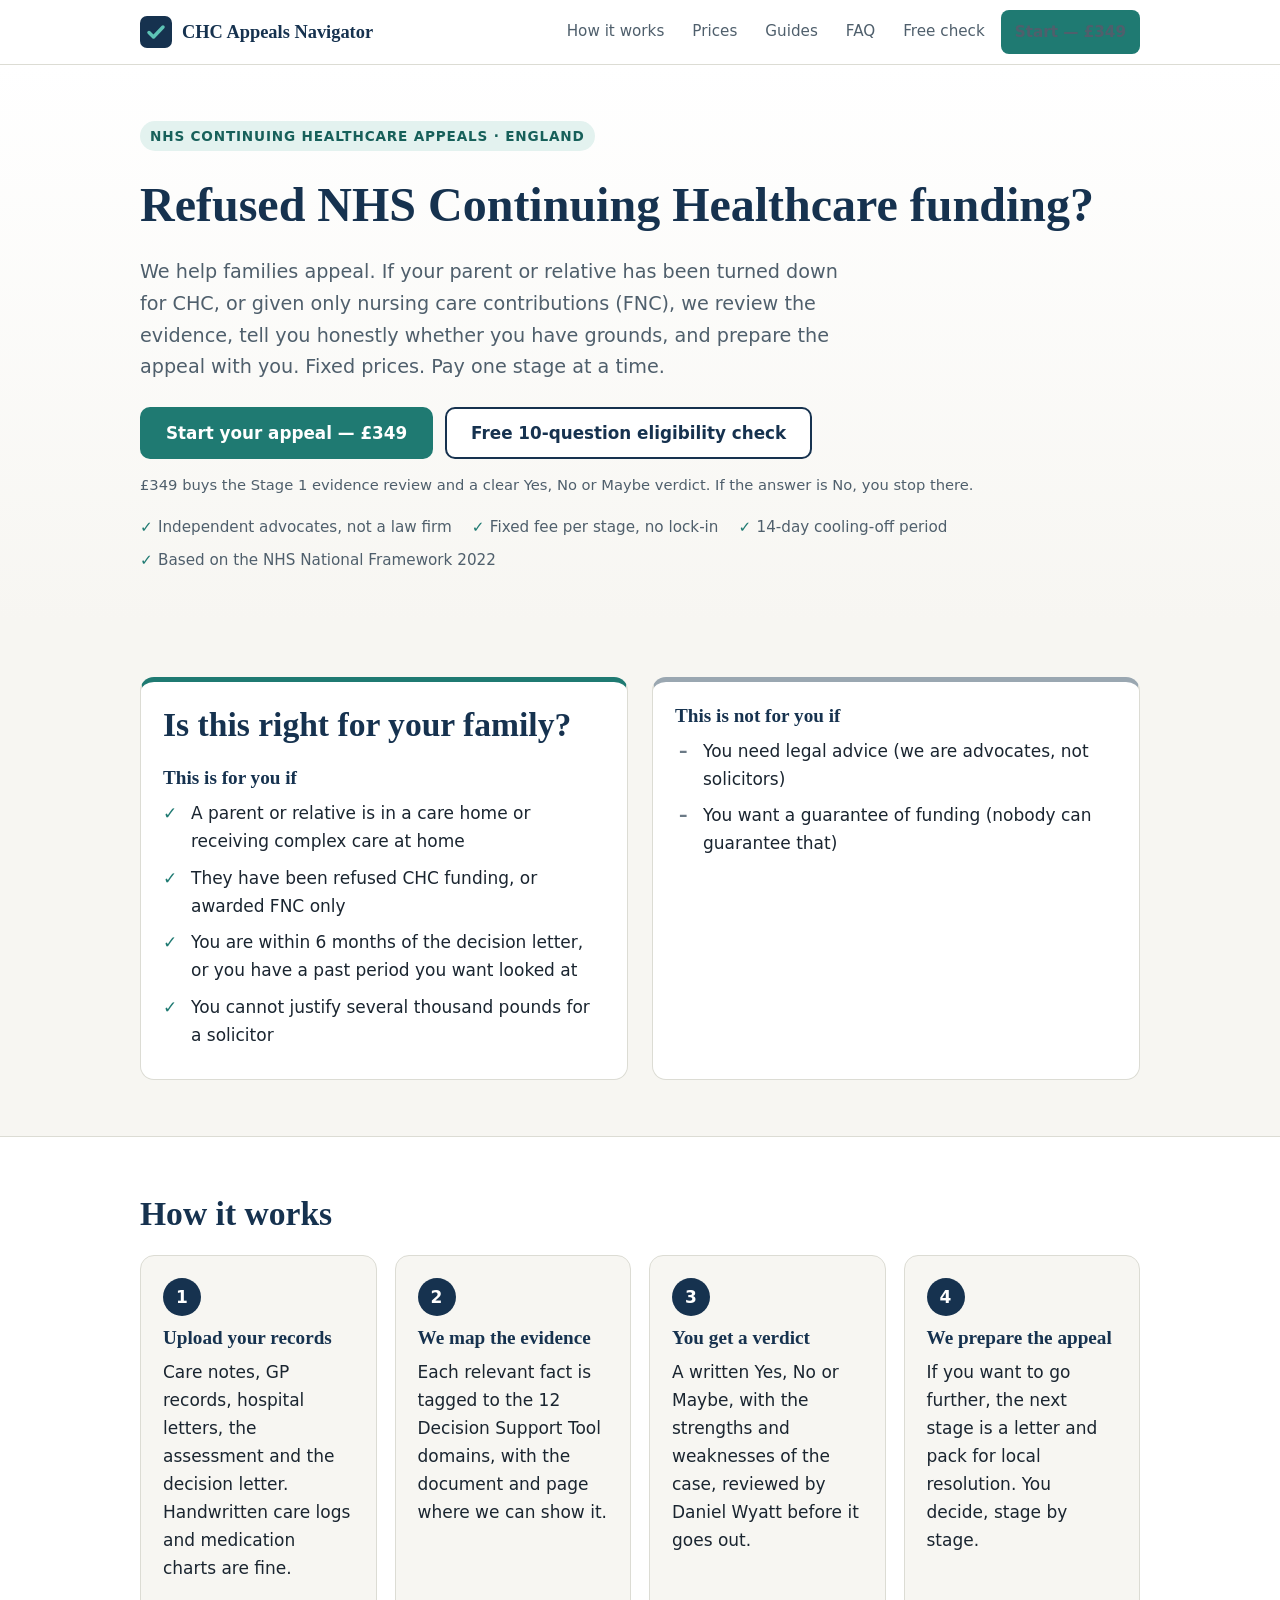
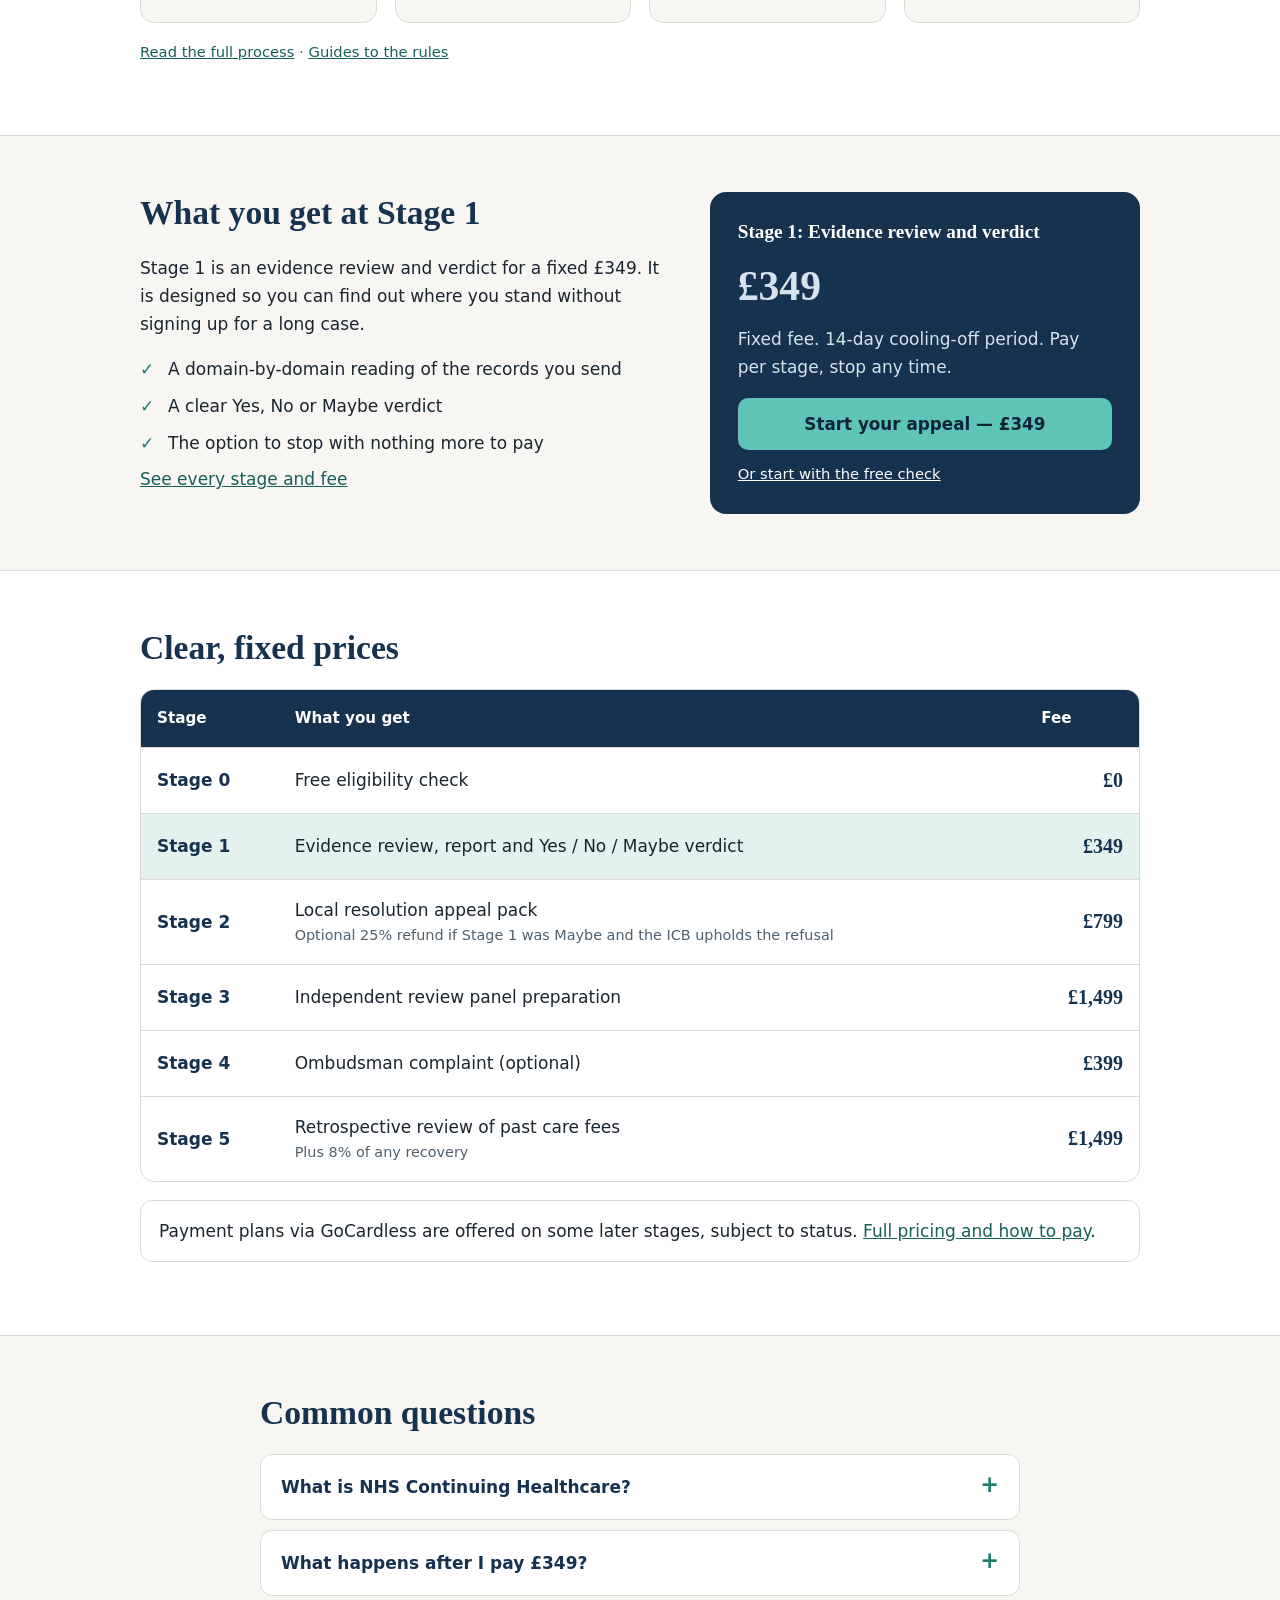
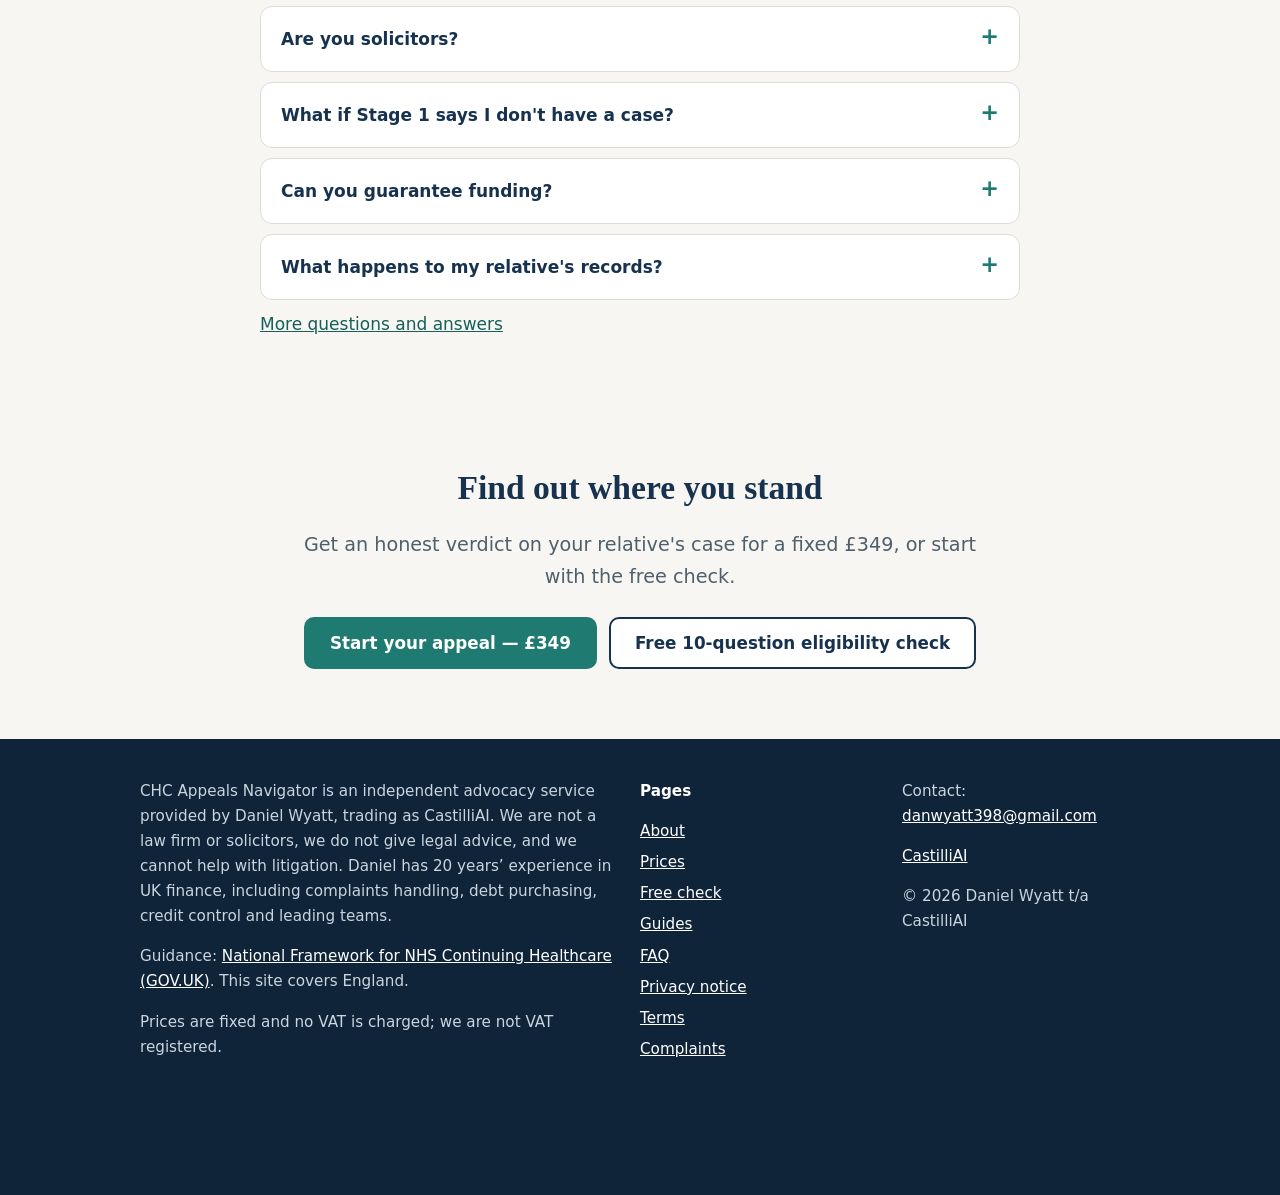
<file: index.html>
<!doctype html>
<html lang="en-GB">
<head>
<meta charset="utf-8">
<meta name="viewport" content="width=device-width,initial-scale=1">
<title>CHC Appeals Navigator — help after an NHS funding refusal</title>
<meta name="description" content="Refused NHS Continuing Healthcare funding? We review the evidence and give a Yes, No or Maybe verdict for £349. Pay per stage.">
<link rel="canonical" href="https://chc.castilliai.com/">
<link rel="icon" href="/favicon.svg" type="image/svg+xml">
<link rel="apple-touch-icon" href="/apple-touch-icon.png">
<meta name="theme-color" content="#16324f">
<meta name="author" content="Daniel Wyatt">
<meta property="og:type" content="website">
<meta property="og:site_name" content="CHC Appeals Navigator">
<meta property="og:title" content="CHC Appeals Navigator — help after an NHS funding refusal">
<meta property="og:description" content="Refused NHS Continuing Healthcare funding? We review the evidence and give a Yes, No or Maybe verdict for £349. Pay per stage.">
<meta property="og:url" content="https://chc.castilliai.com/">
<meta property="og:image" content="https://chc.castilliai.com/og.png">
<meta property="og:image:width" content="1200">
<meta property="og:image:height" content="630">
<meta property="og:locale" content="en_GB">
<meta name="twitter:card" content="summary_large_image">
<meta name="twitter:title" content="CHC Appeals Navigator — help after an NHS funding refusal">
<meta name="twitter:description" content="Refused NHS Continuing Healthcare funding? We review the evidence and give a Yes, No or Maybe verdict for £349. Pay per stage.">
<meta name="twitter:image" content="https://chc.castilliai.com/og.png">
<link rel="stylesheet" href="/styles.css">
<script type="application/ld+json">{"@context": "https://schema.org", "@graph": [{"@type": "Organization", "@id": "https://chc.castilliai.com/#organization", "name": "CHC Appeals Navigator", "legalName": "Daniel Wyatt t/a CastilliAI", "url": "https://chc.castilliai.com/", "founder": {"@type": "Person", "name": "Daniel Wyatt", "jobTitle": "Founder"}, "parentOrganization": {"@type": "Organization", "name": "CastilliAI", "url": "https://www.castilliai.com/"}, "areaServed": {"@type": "Country", "name": "United Kingdom"}}, {"@type": "ProfessionalService", "@id": "https://chc.castilliai.com/#service", "name": "CHC Appeals Navigator", "url": "https://chc.castilliai.com/", "image": "https://chc.castilliai.com/og.png", "serviceType": "NHS Continuing Healthcare appeal preparation and advocacy", "provider": {"@id": "https://chc.castilliai.com/#organization"}, "areaServed": {"@type": "Country", "name": "United Kingdom"}, "description": "Independent advocacy (not a law firm) helping families prepare NHS Continuing Healthcare funding appeals. Pay per stage.", "offers": [{"@type": "Offer", "name": "Stage 0 — Free eligibility check", "price": "0", "priceCurrency": "GBP"}, {"@type": "Offer", "name": "Stage 1 — Evidence review, report and Yes/No/Maybe verdict", "price": "349", "priceCurrency": "GBP", "url": "https://buy.stripe.com/6oUeVe2Nia6Y5pDbPFa3u0b"}, {"@type": "Offer", "name": "Stage 2 — Local resolution appeal pack", "price": "799", "priceCurrency": "GBP", "url": "https://buy.stripe.com/4gM9ATgBCeMZ2H64ti0ZW02"}, {"@type": "Offer", "name": "Stage 3 — Independent review panel submission and hearing preparation", "price": "1499", "priceCurrency": "GBP"}, {"@type": "Offer", "name": "Stage 4 — Ombudsman complaint (optional add-on)", "price": "399", "priceCurrency": "GBP"}, {"@type": "Offer", "name": "Stage 5 — Retrospective review of past care fees (plus 8% of recovery)", "price": "1499", "priceCurrency": "GBP"}]}, {"@type": "WebSite", "@id": "https://chc.castilliai.com/#website", "url": "https://chc.castilliai.com/", "name": "CHC Appeals Navigator", "publisher": {"@id": "https://chc.castilliai.com/#organization"}, "inLanguage": "en-GB"}, {"@type": "FAQPage", "mainEntity": [{"@type": "Question", "name": "What is NHS Continuing Healthcare?", "acceptedAnswer": {"@type": "Answer", "text": "NHS Continuing Healthcare (CHC) is a package of ongoing care arranged and funded solely by the NHS for adults who have been assessed as having a primary health need. It can be provided in a care home, a hospice or in the person's own home. It is not means-tested. The process is set out in the National Framework, which applies in England."}}, {"@type": "Question", "name": "What happens after I pay £349?", "acceptedAnswer": {"@type": "Answer", "text": "You set up your case and upload the records you have: care notes, GP records, hospital letters, the assessment and the decision letter. We map the evidence against the 12 Decision Support Tool domains and send you a written report with a Yes, No or Maybe verdict. You then decide whether to go further."}}, {"@type": "Question", "name": "Are you solicitors?", "acceptedAnswer": {"@type": "Answer", "text": "No. We are independent advocates, not a law firm and not a claims management company. We do not give legal or medical advice. Where you need a legal remedy, we will tell you and explain the options available to you."}}, {"@type": "Question", "name": "What if Stage 1 says I don't have a case?", "acceptedAnswer": {"@type": "Answer", "text": "You stop there with nothing more to pay. Because you pay per stage, you are never locked in. If the Stage 1 verdict is \"Maybe\" and you proceed to Stage 2 and lose, we offer a 25% refund of the Stage 2 fee."}}, {"@type": "Question", "name": "Can you guarantee funding?", "acceptedAnswer": {"@type": "Answer", "text": "No. Nobody can guarantee a CHC decision. The integrated care board decides eligibility. What we do is make sure the evidence is organised, mapped to the right domains and argued clearly, so the decision is made on the full picture."}}, {"@type": "Question", "name": "What happens to my relative's records?", "acceptedAnswer": {"@type": "Answer", "text": "Health records are special category data under UK GDPR. We use them only to prepare your case, we never sell them, and you can ask us to delete them. Read our privacy notice."}}]}]}</script>

</head>
<body>
<a class="skip" href="#main">Skip to content</a>
<header class="top"><div class="wrap"><a class="brand" href="/"><img src="/favicon.svg" alt="" width="32" height="32">CHC Appeals Navigator</a>
  <nav class="main" aria-label="Main"><a href="/how-it-works/">How it works</a>
   <a href="/pricing/">Prices</a>
   <a href="/guides/">Guides</a>
   <a href="/faq/">FAQ</a>
   <a href="/eligibility/">Free check</a>
   <a class="btn btn-primary btn-sm" href="https://buy.stripe.com/6oUeVe2Nia6Y5pDbPFa3u0b">Start — £349</a>
  </nav>
  <details class="menu">
   <summary><span class="sr">Open</span></summary>
   <nav aria-label="Mobile"><a href="/how-it-works/">How it works</a>
    <a href="/pricing/">Prices</a>
    <a href="/guides/">Guides</a>
    <a href="/faq/">FAQ</a>
    <a href="/eligibility/">Free check</a>
    <a href="/about/">About</a>
    <a href="https://buy.stripe.com/6oUeVe2Nia6Y5pDbPFa3u0b">Start — £349</a></nav>
  </details>
</div></header>
<main id="main">
<section class="hero">
 <div class="wrap">
  <p class="eyebrow">NHS Continuing Healthcare appeals · England</p>
  <h1>Refused NHS Continuing Healthcare funding?</h1>
  <p class="lead">We help families appeal. If your parent or relative has been turned down for CHC, or given only nursing care contributions (FNC), we review the evidence, tell you honestly whether you have grounds, and prepare the appeal with you. Fixed prices. Pay one stage at a time.</p>
  <div class="cta-row">
   <a class="btn btn-primary" href="https://buy.stripe.com/6oUeVe2Nia6Y5pDbPFa3u0b">Start your appeal — £349</a>
   <a class="btn btn-secondary" href="/eligibility/">Free 10-question eligibility check</a>
  </div>
  <p class="small">£349 buys the Stage 1 evidence review and a clear Yes, No or Maybe verdict. If the answer is No, you stop there.</p>
  <ul class="trust">
   <li>Independent advocates, not a law firm</li>
   <li>Fixed fee per stage, no lock-in</li>
   <li>14-day cooling-off period</li>
   <li>Based on the NHS National Framework 2022</li>
  </ul>
 </div>
</section>

<section>
 <div class="wrap grid2">
  <div class="card yes">
   <h2>Is this right for your family?</h2>
   <h3>This is for you if</h3>
   <ul class="ticks">
    <li>A parent or relative is in a care home or receiving complex care at home</li>
    <li>They have been refused CHC funding, or awarded FNC only</li>
    <li>You are within 6 months of the decision letter, or you have a past period you want looked at</li>
    <li>You cannot justify several thousand pounds for a solicitor</li>
   </ul>
  </div>
  <div class="card no">
   <h3>This is not for you if</h3>
   <ul class="crosses">
    <li>You need legal advice (we are advocates, not solicitors)</li>
    <li>You want a guarantee of funding (nobody can guarantee that)</li>
   </ul>
  </div>
 </div>
</section>

<section class="alt" id="how">
 <div class="wrap">
  <h2>How it works</h2>
  <div class="grid4">
   <div class="card"><div class="step-n">1</div><h3>Upload your records</h3><p>Care notes, GP records, hospital letters, the assessment and the decision letter. Handwritten care logs and medication charts are fine.</p></div>
   <div class="card"><div class="step-n">2</div><h3>We map the evidence</h3><p>Each relevant fact is tagged to the 12 Decision Support Tool domains, with the document and page where we can show it.</p></div>
   <div class="card"><div class="step-n">3</div><h3>You get a verdict</h3><p>A written Yes, No or Maybe, with the strengths and weaknesses of the case, reviewed by Daniel Wyatt before it goes out.</p></div>
   <div class="card"><div class="step-n">4</div><h3>We prepare the appeal</h3><p>If you want to go further, the next stage is a letter and pack for local resolution. You decide, stage by stage.</p></div>
  </div>
  <p class="small" style="margin-top:1.2em"><a href="/how-it-works/">Read the full process</a> · <a href="/guides/">Guides to the rules</a></p>
 </div>
</section>

<section id="pricing">
 <div class="wrap split">
  <div>
   <h2>What you get at Stage 1</h2>
   <p>Stage 1 is an evidence review and verdict for a fixed £349. It is designed so you can find out where you stand without signing up for a long case.</p>
   <ul class="ticks">
    <li>A domain-by-domain reading of the records you send</li>
    <li>A clear Yes, No or Maybe verdict</li>
    <li>The option to stop with nothing more to pay</li>
   </ul>
   <p><a href="/pricing/">See every stage and fee</a></p>
  </div>
  <div class="price-box">
   <h3>Stage 1: Evidence review and verdict</h3>
   <p class="amt">£349</p>
   <p>Fixed fee. 14-day cooling-off period. Pay per stage, stop any time.</p>
   <a class="btn btn-primary" href="https://buy.stripe.com/6oUeVe2Nia6Y5pDbPFa3u0b">Start your appeal — £349</a>
   <p class="small" style="margin:.8em 0 0"><a href="/eligibility/" style="color:#fff">Or start with the free check</a></p>
  </div>
 </div>
</section>

<section class="alt">
 <div class="wrap">
  <h2>Clear, fixed prices</h2>
  <table class="prices">
   <thead><tr><th>Stage</th><th>What you get</th><th>Fee</th></tr></thead>
   <tbody>
    <tr><td class="stage">Stage 0</td><td>Free eligibility check</td><td class="amt">£0</td></tr>
    <tr class="featured"><td class="stage">Stage 1</td><td>Evidence review, report and Yes / No / Maybe verdict</td><td class="amt">£349</td></tr>
    <tr><td class="stage">Stage 2</td><td>Local resolution appeal pack<span class="sub">Optional 25% refund if Stage 1 was Maybe and the ICB upholds the refusal</span></td><td class="amt">£799</td></tr>
    <tr><td class="stage">Stage 3</td><td>Independent review panel preparation</td><td class="amt">£1,499</td></tr>
    <tr><td class="stage">Stage 4</td><td>Ombudsman complaint (optional)</td><td class="amt">£399</td></tr>
    <tr><td class="stage">Stage 5</td><td>Retrospective review of past care fees<span class="sub">Plus 8% of any recovery</span></td><td class="amt">£1,499</td></tr>
   </tbody>
  </table>
  <p class="note">Payment plans via GoCardless are offered on some later stages, subject to status. <a href="/pricing/">Full pricing and how to pay</a>.</p>
 </div>
</section>

<section id="faq">
 <div class="wrap" style="max-width:800px">
  <h2>Common questions</h2>
  <details><summary>What is NHS Continuing Healthcare?</summary><div class="ans"><p>NHS Continuing Healthcare (CHC) is a package of ongoing care arranged and funded solely by the NHS for adults who have been assessed as having a primary health need. It can be provided in a care home, a hospice or in the person's own home. It is not means-tested. The process is set out in the National Framework, which applies in England.</p></div></details>
  <details><summary>What happens after I pay £349?</summary><div class="ans"><p>You set up your case and upload the records you have: care notes, GP records, hospital letters, the assessment and the decision letter. We map the evidence against the 12 Decision Support Tool domains and send you a written report with a Yes, No or Maybe verdict. You then decide whether to go further.</p></div></details>
  <details><summary>Are you solicitors?</summary><div class="ans"><p>No. We are independent advocates, not a law firm and not a claims management company. We do not give legal or medical advice. Where you need a legal remedy, we will tell you and explain the options available to you.</p></div></details>
  <details><summary>What if Stage 1 says I don't have a case?</summary><div class="ans"><p>You stop there with nothing more to pay. Because you pay per stage, you are never locked in. If the Stage 1 verdict is &quot;Maybe&quot; and you proceed to Stage 2 and lose, we offer a 25% refund of the Stage 2 fee.</p></div></details>
  <details><summary>Can you guarantee funding?</summary><div class="ans"><p>No. Nobody can guarantee a CHC decision. The integrated care board decides eligibility. What we do is make sure the evidence is organised, mapped to the right domains and argued clearly, so the decision is made on the full picture.</p></div></details>
  <details><summary>What happens to my relative's records?</summary><div class="ans"><p>Health records are special category data under UK GDPR. We use them only to prepare your case, we never sell them, and you can ask us to delete them. Read our privacy notice.</p></div></details>
  <p><a href="/faq/">More questions and answers</a></p>
 </div>
</section>

<section class="final">
 <div class="wrap">
  <h2>Find out where you stand</h2>
  <p class="lead" style="margin:0 auto">Get an honest verdict on your relative's case for a fixed £349, or start with the free check.</p>
  <div class="cta-row">
   <a class="btn btn-primary" href="https://buy.stripe.com/6oUeVe2Nia6Y5pDbPFa3u0b">Start your appeal — £349</a>
   <a class="btn btn-secondary" href="/eligibility/">Free 10-question eligibility check</a>
  </div>
 </div>
</section>
</main>
<footer>
 <div class="wrap cols">
  <div>
   <p>CHC Appeals Navigator is an independent advocacy service provided by Daniel Wyatt, trading as CastilliAI. We are not a law firm or solicitors, we do not give legal advice, and we cannot help with litigation. Daniel has 20 years’ experience in UK finance, including complaints handling, debt purchasing, credit control and leading teams.</p>
   <p>Guidance: <a href="https://www.gov.uk/government/publications/national-framework-for-nhs-continuing-healthcare-and-nhs-funded-nursing-care">National Framework for NHS Continuing Healthcare (GOV.UK)</a>. This site covers England.</p>
   <p>Prices are fixed and no VAT is charged; we are not VAT registered.</p>
  </div>
  <div>
   <p><strong style="color:#fff">Pages</strong></p>
   <ul>
    <li><a href="/about/">About</a></li>
    <li><a href="/pricing/">Prices</a></li>
    <li><a href="/eligibility/">Free check</a></li>
    <li><a href="/guides/">Guides</a></li>
    <li><a href="/faq/">FAQ</a></li>
    <li><a href="/privacy/">Privacy notice</a></li>
    <li><a href="/terms/">Terms</a></li>
    <li><a href="/complaints/">Complaints</a></li>
   </ul>
  </div>
  <div>
   <p>Contact: <a href="mailto:danwyatt398@gmail.com">danwyatt398@gmail.com</a></p>
   <p><a href="https://www.castilliai.com/">CastilliAI</a></p>
   <p>© 2026 Daniel Wyatt t/a CastilliAI</p>
  </div>
 </div>
</footer>
<div class="sticky" role="region" aria-label="Quick actions">
 <a class="btn btn-primary" href="https://buy.stripe.com/6oUeVe2Nia6Y5pDbPFa3u0b">Start — £349</a>
 <a class="btn btn-secondary" href="/eligibility/">Free check</a>
</div>
</body>
</html>
</file>
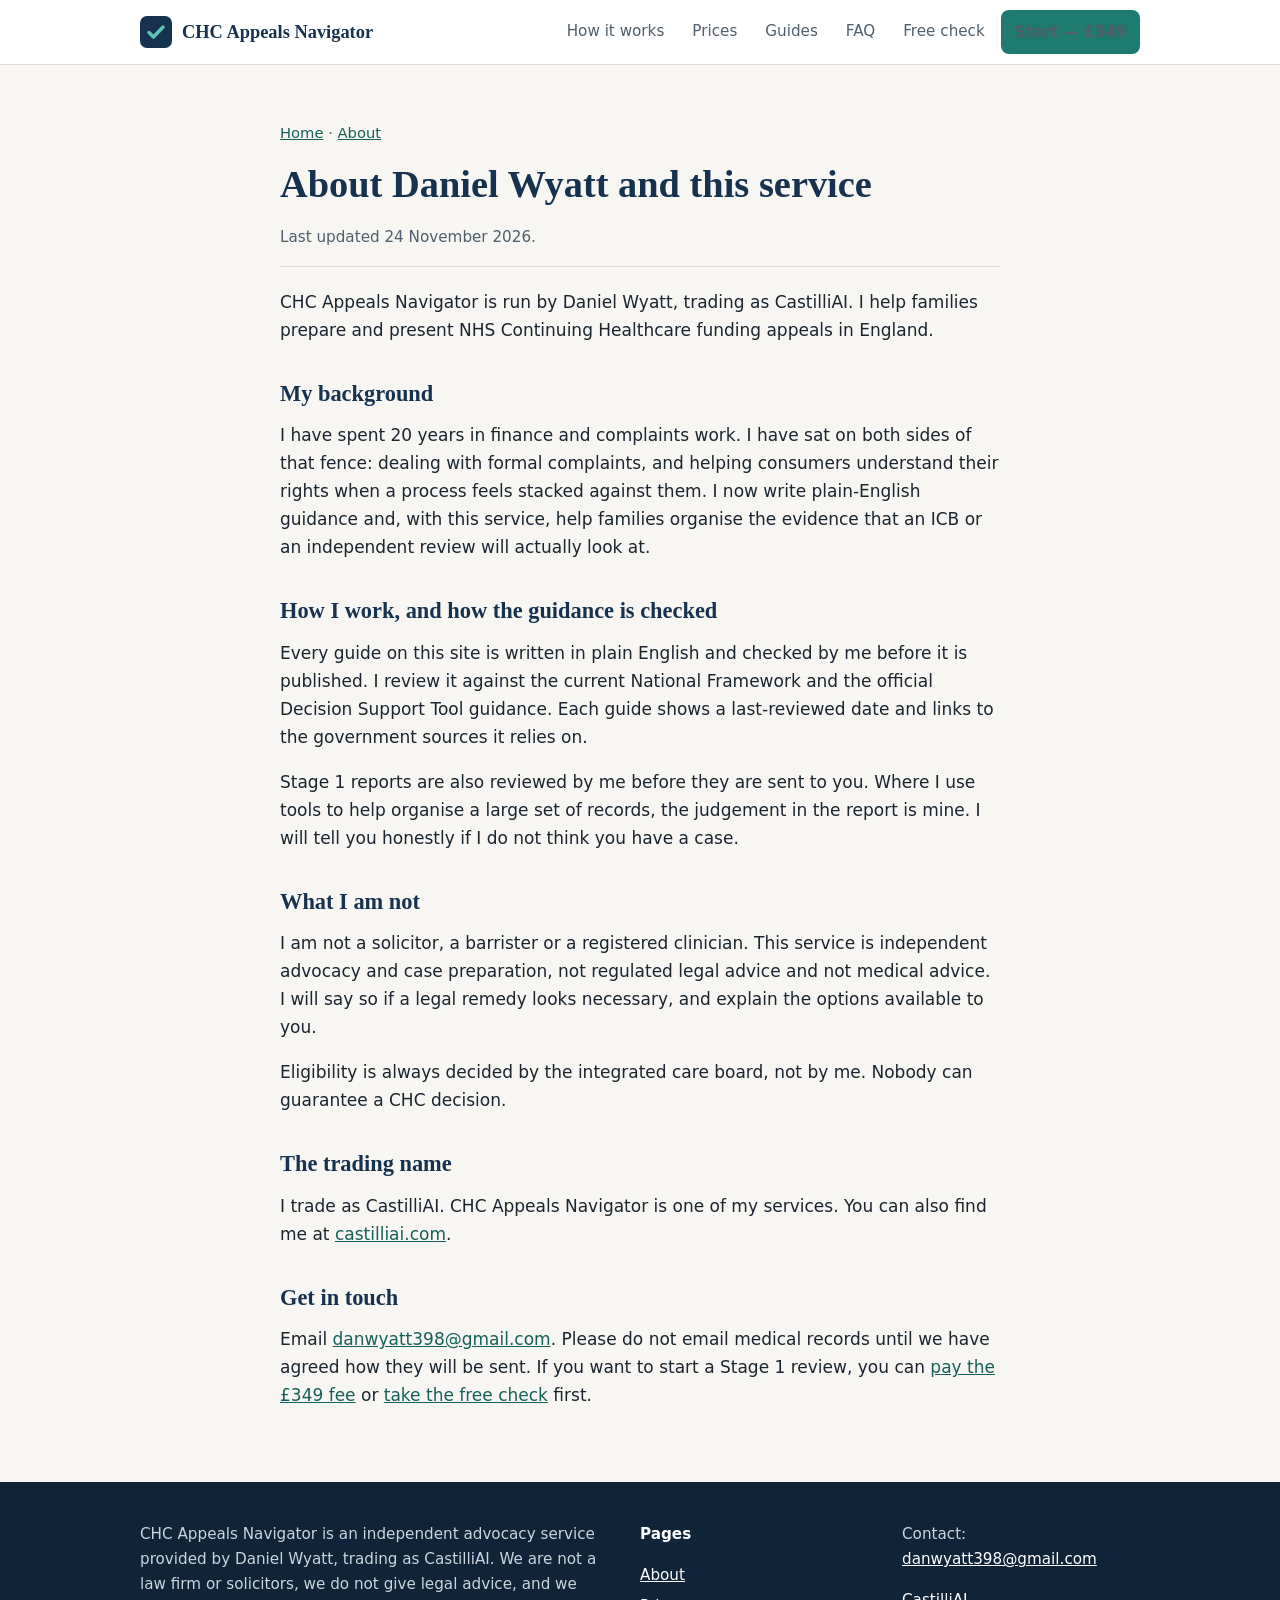
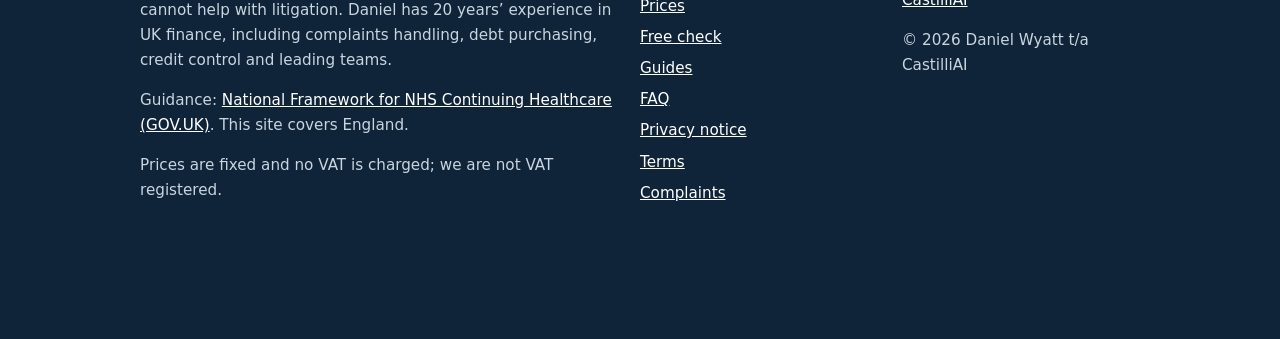
<file: about/index.html>
<!doctype html>
<html lang="en-GB">
<head>
<meta charset="utf-8">
<meta name="viewport" content="width=device-width,initial-scale=1">
<title>About Daniel Wyatt and the CHC Appeals Navigator service</title>
<meta name="description" content="Daniel Wyatt, trading as CastilliAI, explains who runs CHC Appeals Navigator, his background, and how every guide is human-checked.">
<link rel="canonical" href="https://chc.castilliai.com/about/">
<link rel="icon" href="/favicon.svg" type="image/svg+xml">
<link rel="apple-touch-icon" href="/apple-touch-icon.png">
<meta name="theme-color" content="#16324f">
<meta name="author" content="Daniel Wyatt">
<meta property="og:type" content="website">
<meta property="og:site_name" content="CHC Appeals Navigator">
<meta property="og:title" content="About Daniel Wyatt and the CHC Appeals Navigator service">
<meta property="og:description" content="Daniel Wyatt, trading as CastilliAI, explains who runs CHC Appeals Navigator, his background, and how every guide is human-checked.">
<meta property="og:url" content="https://chc.castilliai.com/about/">
<meta property="og:image" content="https://chc.castilliai.com/og.png">
<meta property="og:image:width" content="1200">
<meta property="og:image:height" content="630">
<meta property="og:locale" content="en_GB">
<meta name="twitter:card" content="summary_large_image">
<meta name="twitter:title" content="About Daniel Wyatt and the CHC Appeals Navigator service">
<meta name="twitter:description" content="Daniel Wyatt, trading as CastilliAI, explains who runs CHC Appeals Navigator, his background, and how every guide is human-checked.">
<meta name="twitter:image" content="https://chc.castilliai.com/og.png">
<link rel="stylesheet" href="/styles.css">
<script type="application/ld+json">{"@context": "https://schema.org", "@graph": [{"@type": "Organization", "@id": "https://chc.castilliai.com/#organization", "name": "CHC Appeals Navigator", "legalName": "Daniel Wyatt t/a CastilliAI", "url": "https://chc.castilliai.com/", "founder": {"@type": "Person", "name": "Daniel Wyatt", "jobTitle": "Founder"}, "parentOrganization": {"@type": "Organization", "name": "CastilliAI", "url": "https://www.castilliai.com/"}, "areaServed": {"@type": "Country", "name": "United Kingdom"}}, {"@type": "ProfessionalService", "@id": "https://chc.castilliai.com/#service", "name": "CHC Appeals Navigator", "url": "https://chc.castilliai.com/", "image": "https://chc.castilliai.com/og.png", "serviceType": "NHS Continuing Healthcare appeal preparation and advocacy", "provider": {"@id": "https://chc.castilliai.com/#organization"}, "areaServed": {"@type": "Country", "name": "United Kingdom"}, "description": "Independent advocacy (not a law firm) helping families prepare NHS Continuing Healthcare funding appeals. Pay per stage.", "offers": [{"@type": "Offer", "name": "Stage 0 — Free eligibility check", "price": "0", "priceCurrency": "GBP"}, {"@type": "Offer", "name": "Stage 1 — Evidence review, report and Yes/No/Maybe verdict", "price": "349", "priceCurrency": "GBP", "url": "https://buy.stripe.com/6oUeVe2Nia6Y5pDbPFa3u0b"}, {"@type": "Offer", "name": "Stage 2 — Local resolution appeal pack", "price": "799", "priceCurrency": "GBP", "url": "https://buy.stripe.com/4gM9ATgBCeMZ2H64ti0ZW02"}, {"@type": "Offer", "name": "Stage 3 — Independent review panel submission and hearing preparation", "price": "1499", "priceCurrency": "GBP"}, {"@type": "Offer", "name": "Stage 4 — Ombudsman complaint (optional add-on)", "price": "399", "priceCurrency": "GBP"}, {"@type": "Offer", "name": "Stage 5 — Retrospective review of past care fees (plus 8% of recovery)", "price": "1499", "priceCurrency": "GBP"}]}, {"@type": "WebSite", "@id": "https://chc.castilliai.com/#website", "url": "https://chc.castilliai.com/", "name": "CHC Appeals Navigator", "publisher": {"@id": "https://chc.castilliai.com/#organization"}, "inLanguage": "en-GB"}]}</script>

</head>
<body>
<a class="skip" href="#main">Skip to content</a>
<header class="top"><div class="wrap"><a class="brand" href="/"><img src="/favicon.svg" alt="" width="32" height="32">CHC Appeals Navigator</a>
  <nav class="main" aria-label="Main"><a href="/how-it-works/">How it works</a>
   <a href="/pricing/">Prices</a>
   <a href="/guides/">Guides</a>
   <a href="/faq/">FAQ</a>
   <a href="/eligibility/">Free check</a>
   <a class="btn btn-primary btn-sm" href="https://buy.stripe.com/6oUeVe2Nia6Y5pDbPFa3u0b">Start — £349</a>
  </nav>
  <details class="menu">
   <summary><span class="sr">Open</span></summary>
   <nav aria-label="Mobile"><a href="/how-it-works/">How it works</a>
    <a href="/pricing/">Prices</a>
    <a href="/guides/">Guides</a>
    <a href="/faq/">FAQ</a>
    <a href="/eligibility/">Free check</a>
    <a href="/about/">About</a>
    <a href="https://buy.stripe.com/6oUeVe2Nia6Y5pDbPFa3u0b">Start — £349</a></nav>
  </details>
</div></header>
<main id="main">
<section class="legal">
 <div class="wrap prose">
  <p class="crumb"><a href="/">Home</a> · <a href="/about/">About</a></p>
  <h1>About Daniel Wyatt and this service</h1>
  <p class="byline">Last updated 24 November 2026.</p>
  <p>CHC Appeals Navigator is run by Daniel Wyatt, trading as CastilliAI. I help families prepare and present NHS Continuing Healthcare funding appeals in England.</p>
  <h2>My background</h2>
  <p>I have spent 20 years in finance and complaints work. I have sat on both sides of that fence: dealing with formal complaints, and helping consumers understand their rights when a process feels stacked against them. I now write plain-English guidance and, with this service, help families organise the evidence that an ICB or an independent review will actually look at.</p>
  <h2>How I work, and how the guidance is checked</h2>
  <p>Every guide on this site is written in plain English and checked by me before it is published. I review it against the current National Framework and the official Decision Support Tool guidance. Each guide shows a last-reviewed date and links to the government sources it relies on.</p>
  <p>Stage 1 reports are also reviewed by me before they are sent to you. Where I use tools to help organise a large set of records, the judgement in the report is mine. I will tell you honestly if I do not think you have a case.</p>
  <h2>What I am not</h2>
  <p>I am not a solicitor, a barrister or a registered clinician. This service is independent advocacy and case preparation, not regulated legal advice and not medical advice. I will say so if a legal remedy looks necessary, and explain the options available to you.</p>
  <p>Eligibility is always decided by the integrated care board, not by me. Nobody can guarantee a CHC decision.</p>
  <h2>The trading name</h2>
  <p>I trade as CastilliAI. CHC Appeals Navigator is one of my services. You can also find me at <a href="https://www.castilliai.com/">castilliai.com</a>.</p>
  <h2>Get in touch</h2>
  <p>Email <a href="mailto:danwyatt398@gmail.com">danwyatt398@gmail.com</a>. Please do not email medical records until we have agreed how they will be sent. If you want to start a Stage 1 review, you can <a href="https://buy.stripe.com/6oUeVe2Nia6Y5pDbPFa3u0b">pay the £349 fee</a> or <a href="/eligibility/">take the free check</a> first.</p>
 </div>
</section>
</main>
<footer>
 <div class="wrap cols">
  <div>
   <p>CHC Appeals Navigator is an independent advocacy service provided by Daniel Wyatt, trading as CastilliAI. We are not a law firm or solicitors, we do not give legal advice, and we cannot help with litigation. Daniel has 20 years’ experience in UK finance, including complaints handling, debt purchasing, credit control and leading teams.</p>
   <p>Guidance: <a href="https://www.gov.uk/government/publications/national-framework-for-nhs-continuing-healthcare-and-nhs-funded-nursing-care">National Framework for NHS Continuing Healthcare (GOV.UK)</a>. This site covers England.</p>
   <p>Prices are fixed and no VAT is charged; we are not VAT registered.</p>
  </div>
  <div>
   <p><strong style="color:#fff">Pages</strong></p>
   <ul>
    <li><a href="/about/">About</a></li>
    <li><a href="/pricing/">Prices</a></li>
    <li><a href="/eligibility/">Free check</a></li>
    <li><a href="/guides/">Guides</a></li>
    <li><a href="/faq/">FAQ</a></li>
    <li><a href="/privacy/">Privacy notice</a></li>
    <li><a href="/terms/">Terms</a></li>
    <li><a href="/complaints/">Complaints</a></li>
   </ul>
  </div>
  <div>
   <p>Contact: <a href="mailto:danwyatt398@gmail.com">danwyatt398@gmail.com</a></p>
   <p><a href="https://www.castilliai.com/">CastilliAI</a></p>
   <p>© 2026 Daniel Wyatt t/a CastilliAI</p>
  </div>
 </div>
</footer>
<div class="sticky" role="region" aria-label="Quick actions">
 <a class="btn btn-primary" href="https://buy.stripe.com/6oUeVe2Nia6Y5pDbPFa3u0b">Start — £349</a>
 <a class="btn btn-secondary" href="/eligibility/">Free check</a>
</div>
</body>
</html>
</file>
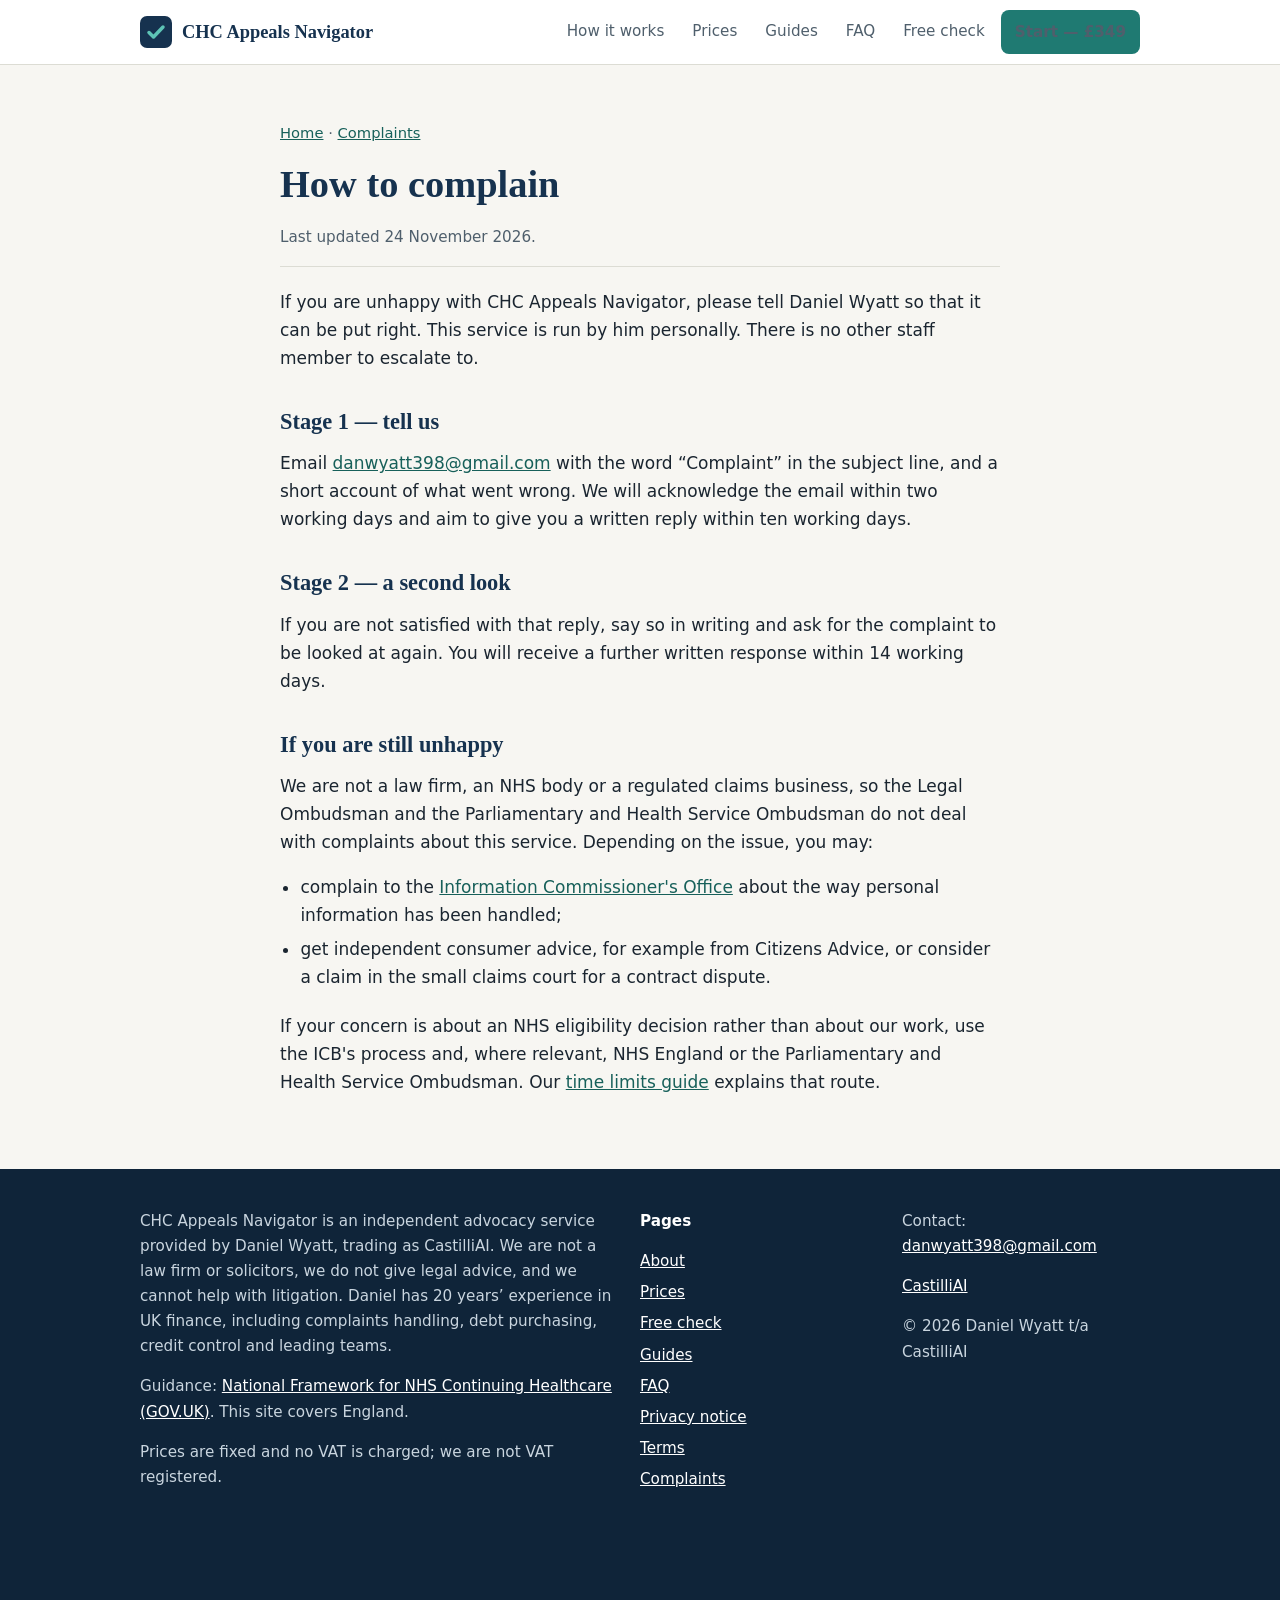
<file: complaints/index.html>
<!doctype html>
<html lang="en-GB">
<head>
<meta charset="utf-8">
<meta name="viewport" content="width=device-width,initial-scale=1">
<title>Our complaints procedure at CHC Appeals Navigator explained</title>
<meta name="description" content="How to complain about CHC Appeals Navigator, how quickly we will reply, and what you can do if you are still unhappy.">
<link rel="canonical" href="https://chc.castilliai.com/complaints/">
<link rel="icon" href="/favicon.svg" type="image/svg+xml">
<link rel="apple-touch-icon" href="/apple-touch-icon.png">
<meta name="theme-color" content="#16324f">
<meta name="author" content="Daniel Wyatt">
<meta property="og:type" content="website">
<meta property="og:site_name" content="CHC Appeals Navigator">
<meta property="og:title" content="Our complaints procedure at CHC Appeals Navigator explained">
<meta property="og:description" content="How to complain about CHC Appeals Navigator, how quickly we will reply, and what you can do if you are still unhappy.">
<meta property="og:url" content="https://chc.castilliai.com/complaints/">
<meta property="og:image" content="https://chc.castilliai.com/og.png">
<meta property="og:image:width" content="1200">
<meta property="og:image:height" content="630">
<meta property="og:locale" content="en_GB">
<meta name="twitter:card" content="summary_large_image">
<meta name="twitter:title" content="Our complaints procedure at CHC Appeals Navigator explained">
<meta name="twitter:description" content="How to complain about CHC Appeals Navigator, how quickly we will reply, and what you can do if you are still unhappy.">
<meta name="twitter:image" content="https://chc.castilliai.com/og.png">
<link rel="stylesheet" href="/styles.css">
<script type="application/ld+json">{"@context": "https://schema.org", "@graph": [{"@type": "Organization", "@id": "https://chc.castilliai.com/#organization", "name": "CHC Appeals Navigator", "legalName": "Daniel Wyatt t/a CastilliAI", "url": "https://chc.castilliai.com/", "founder": {"@type": "Person", "name": "Daniel Wyatt", "jobTitle": "Founder"}, "parentOrganization": {"@type": "Organization", "name": "CastilliAI", "url": "https://www.castilliai.com/"}, "areaServed": {"@type": "Country", "name": "United Kingdom"}}, {"@type": "ProfessionalService", "@id": "https://chc.castilliai.com/#service", "name": "CHC Appeals Navigator", "url": "https://chc.castilliai.com/", "image": "https://chc.castilliai.com/og.png", "serviceType": "NHS Continuing Healthcare appeal preparation and advocacy", "provider": {"@id": "https://chc.castilliai.com/#organization"}, "areaServed": {"@type": "Country", "name": "United Kingdom"}, "description": "Independent advocacy (not a law firm) helping families prepare NHS Continuing Healthcare funding appeals. Pay per stage.", "offers": [{"@type": "Offer", "name": "Stage 0 — Free eligibility check", "price": "0", "priceCurrency": "GBP"}, {"@type": "Offer", "name": "Stage 1 — Evidence review, report and Yes/No/Maybe verdict", "price": "349", "priceCurrency": "GBP", "url": "https://buy.stripe.com/6oUeVe2Nia6Y5pDbPFa3u0b"}, {"@type": "Offer", "name": "Stage 2 — Local resolution appeal pack", "price": "799", "priceCurrency": "GBP", "url": "https://buy.stripe.com/4gM9ATgBCeMZ2H64ti0ZW02"}, {"@type": "Offer", "name": "Stage 3 — Independent review panel submission and hearing preparation", "price": "1499", "priceCurrency": "GBP"}, {"@type": "Offer", "name": "Stage 4 — Ombudsman complaint (optional add-on)", "price": "399", "priceCurrency": "GBP"}, {"@type": "Offer", "name": "Stage 5 — Retrospective review of past care fees (plus 8% of recovery)", "price": "1499", "priceCurrency": "GBP"}]}, {"@type": "WebSite", "@id": "https://chc.castilliai.com/#website", "url": "https://chc.castilliai.com/", "name": "CHC Appeals Navigator", "publisher": {"@id": "https://chc.castilliai.com/#organization"}, "inLanguage": "en-GB"}]}</script>

</head>
<body>
<a class="skip" href="#main">Skip to content</a>
<header class="top"><div class="wrap"><a class="brand" href="/"><img src="/favicon.svg" alt="" width="32" height="32">CHC Appeals Navigator</a>
  <nav class="main" aria-label="Main"><a href="/how-it-works/">How it works</a>
   <a href="/pricing/">Prices</a>
   <a href="/guides/">Guides</a>
   <a href="/faq/">FAQ</a>
   <a href="/eligibility/">Free check</a>
   <a class="btn btn-primary btn-sm" href="https://buy.stripe.com/6oUeVe2Nia6Y5pDbPFa3u0b">Start — £349</a>
  </nav>
  <details class="menu">
   <summary><span class="sr">Open</span></summary>
   <nav aria-label="Mobile"><a href="/how-it-works/">How it works</a>
    <a href="/pricing/">Prices</a>
    <a href="/guides/">Guides</a>
    <a href="/faq/">FAQ</a>
    <a href="/eligibility/">Free check</a>
    <a href="/about/">About</a>
    <a href="https://buy.stripe.com/6oUeVe2Nia6Y5pDbPFa3u0b">Start — £349</a></nav>
  </details>
</div></header>
<main id="main">
<section class="legal">
 <div class="wrap prose">
  <p class="crumb"><a href="/">Home</a> · <a href="/complaints/">Complaints</a></p>
  <h1>How to complain</h1>
  <p class="byline">Last updated 24 November 2026.</p>
  <p>If you are unhappy with CHC Appeals Navigator, please tell Daniel Wyatt so that it can be put right. This service is run by him personally. There is no other staff member to escalate to.</p>
  <h2>Stage 1 — tell us</h2>
  <p>Email <a href="mailto:danwyatt398@gmail.com">danwyatt398@gmail.com</a> with the word “Complaint” in the subject line, and a short account of what went wrong. We will acknowledge the email within two working days and aim to give you a written reply within ten working days.</p>
  <h2>Stage 2 — a second look</h2>
  <p>If you are not satisfied with that reply, say so in writing and ask for the complaint to be looked at again. You will receive a further written response within 14 working days.</p>
  <h2>If you are still unhappy</h2>
  <p>We are not a law firm, an NHS body or a regulated claims business, so the Legal Ombudsman and the Parliamentary and Health Service Ombudsman do not deal with complaints about this service. Depending on the issue, you may:</p>
  <ul>
   <li>complain to the <a href="https://ico.org.uk/make-a-complaint/">Information Commissioner's Office</a> about the way personal information has been handled;</li>
   <li>get independent consumer advice, for example from Citizens Advice, or consider a claim in the small claims court for a contract dispute.</li>
  </ul>
  <p>If your concern is about an NHS eligibility decision rather than about our work, use the ICB's process and, where relevant, NHS England or the Parliamentary and Health Service Ombudsman. Our <a href="/guides/appeal-deadlines/">time limits guide</a> explains that route.</p>
 </div>
</section>
</main>
<footer>
 <div class="wrap cols">
  <div>
   <p>CHC Appeals Navigator is an independent advocacy service provided by Daniel Wyatt, trading as CastilliAI. We are not a law firm or solicitors, we do not give legal advice, and we cannot help with litigation. Daniel has 20 years’ experience in UK finance, including complaints handling, debt purchasing, credit control and leading teams.</p>
   <p>Guidance: <a href="https://www.gov.uk/government/publications/national-framework-for-nhs-continuing-healthcare-and-nhs-funded-nursing-care">National Framework for NHS Continuing Healthcare (GOV.UK)</a>. This site covers England.</p>
   <p>Prices are fixed and no VAT is charged; we are not VAT registered.</p>
  </div>
  <div>
   <p><strong style="color:#fff">Pages</strong></p>
   <ul>
    <li><a href="/about/">About</a></li>
    <li><a href="/pricing/">Prices</a></li>
    <li><a href="/eligibility/">Free check</a></li>
    <li><a href="/guides/">Guides</a></li>
    <li><a href="/faq/">FAQ</a></li>
    <li><a href="/privacy/">Privacy notice</a></li>
    <li><a href="/terms/">Terms</a></li>
    <li><a href="/complaints/">Complaints</a></li>
   </ul>
  </div>
  <div>
   <p>Contact: <a href="mailto:danwyatt398@gmail.com">danwyatt398@gmail.com</a></p>
   <p><a href="https://www.castilliai.com/">CastilliAI</a></p>
   <p>© 2026 Daniel Wyatt t/a CastilliAI</p>
  </div>
 </div>
</footer>
<div class="sticky" role="region" aria-label="Quick actions">
 <a class="btn btn-primary" href="https://buy.stripe.com/6oUeVe2Nia6Y5pDbPFa3u0b">Start — £349</a>
 <a class="btn btn-secondary" href="/eligibility/">Free check</a>
</div>
</body>
</html>
</file>
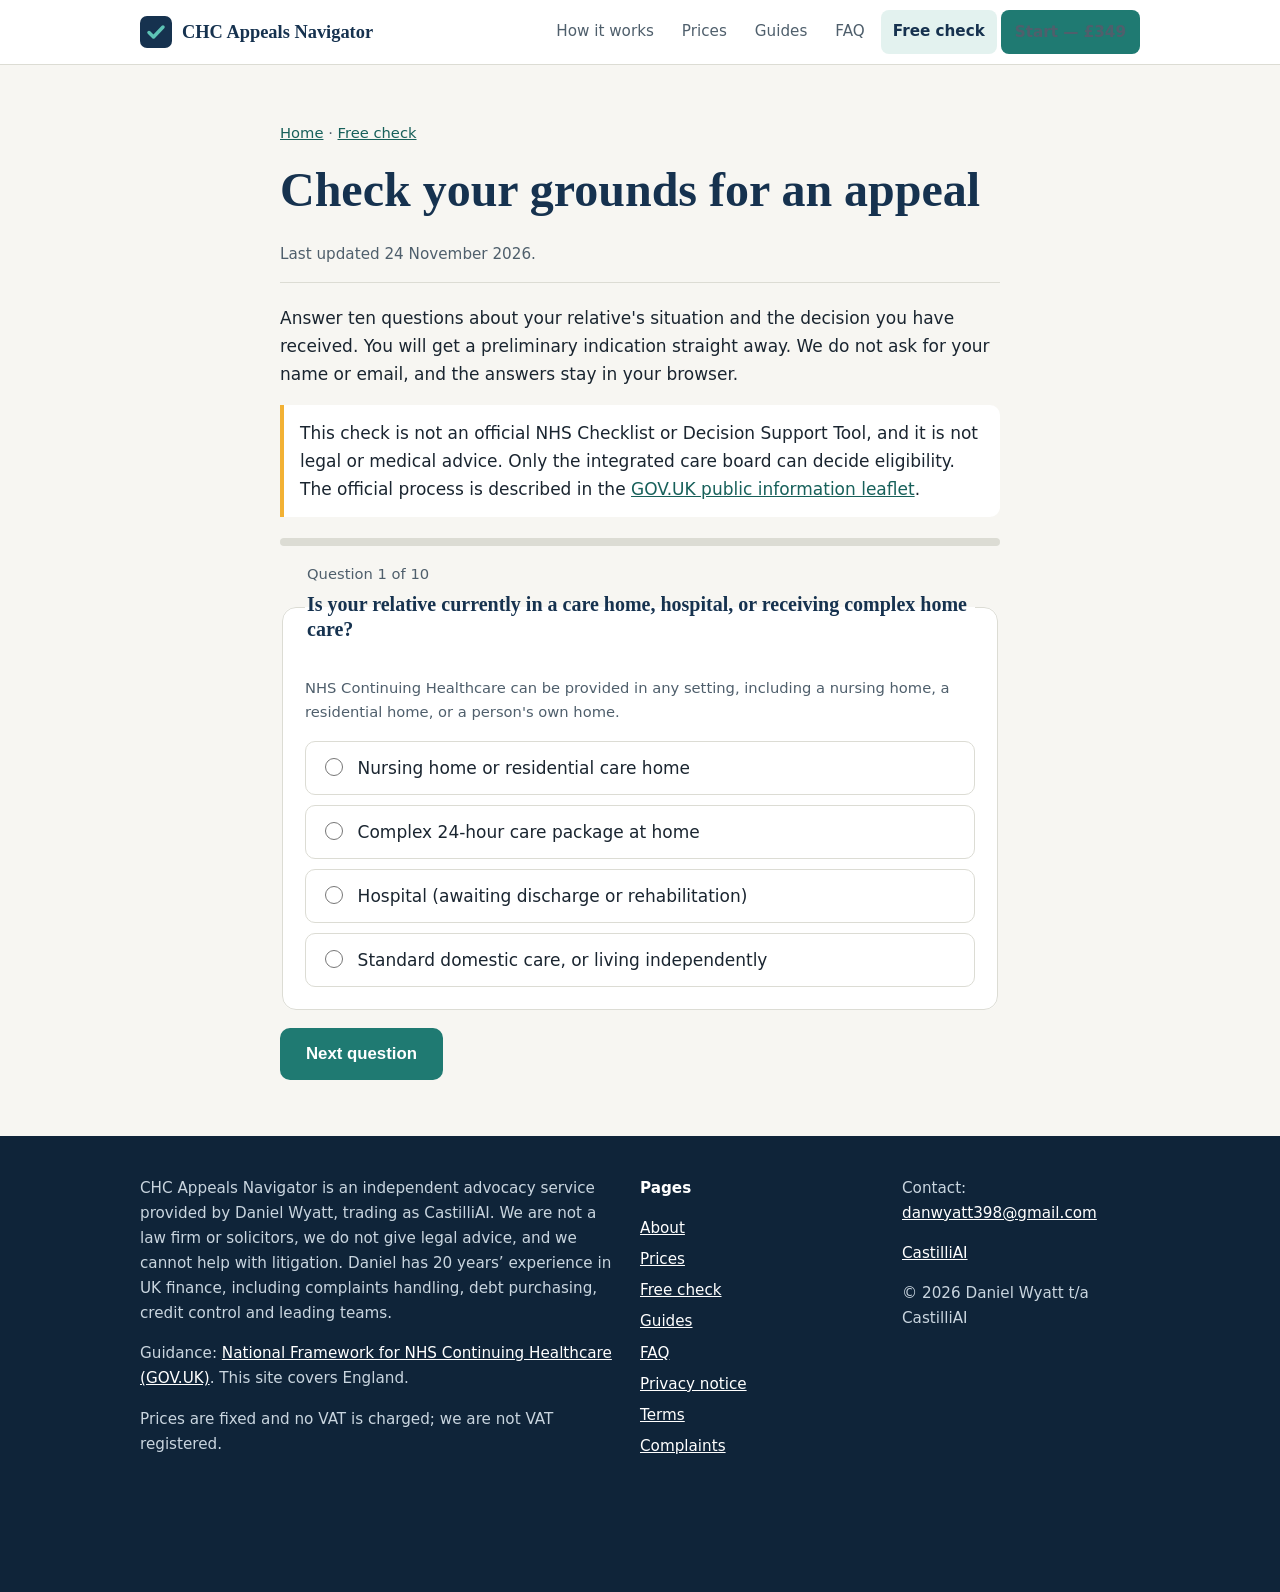
<file: eligibility/index.html>
<!doctype html>
<html lang="en-GB">
<head>
<meta charset="utf-8">
<meta name="viewport" content="width=device-width,initial-scale=1">
<title>Check your grounds for an NHS Continuing Healthcare appeal</title>
<meta name="description" content="Answer ten questions about your relative's care and the decision letter. Get a preliminary indication, not an official NHS assessment.">
<link rel="canonical" href="https://chc.castilliai.com/eligibility/">
<link rel="icon" href="/favicon.svg" type="image/svg+xml">
<link rel="apple-touch-icon" href="/apple-touch-icon.png">
<meta name="theme-color" content="#16324f">
<meta name="author" content="Daniel Wyatt">
<meta property="og:type" content="website">
<meta property="og:site_name" content="CHC Appeals Navigator">
<meta property="og:title" content="Check your grounds for an NHS Continuing Healthcare appeal">
<meta property="og:description" content="Answer ten questions about your relative's care and the decision letter. Get a preliminary indication, not an official NHS assessment.">
<meta property="og:url" content="https://chc.castilliai.com/eligibility/">
<meta property="og:image" content="https://chc.castilliai.com/og.png">
<meta property="og:image:width" content="1200">
<meta property="og:image:height" content="630">
<meta property="og:locale" content="en_GB">
<meta name="twitter:card" content="summary_large_image">
<meta name="twitter:title" content="Check your grounds for an NHS Continuing Healthcare appeal">
<meta name="twitter:description" content="Answer ten questions about your relative's care and the decision letter. Get a preliminary indication, not an official NHS assessment.">
<meta name="twitter:image" content="https://chc.castilliai.com/og.png">
<link rel="stylesheet" href="/styles.css">
<script type="application/ld+json">{"@context": "https://schema.org", "@graph": [{"@type": "Organization", "@id": "https://chc.castilliai.com/#organization", "name": "CHC Appeals Navigator", "legalName": "Daniel Wyatt t/a CastilliAI", "url": "https://chc.castilliai.com/", "founder": {"@type": "Person", "name": "Daniel Wyatt", "jobTitle": "Founder"}, "parentOrganization": {"@type": "Organization", "name": "CastilliAI", "url": "https://www.castilliai.com/"}, "areaServed": {"@type": "Country", "name": "United Kingdom"}}, {"@type": "ProfessionalService", "@id": "https://chc.castilliai.com/#service", "name": "CHC Appeals Navigator", "url": "https://chc.castilliai.com/", "image": "https://chc.castilliai.com/og.png", "serviceType": "NHS Continuing Healthcare appeal preparation and advocacy", "provider": {"@id": "https://chc.castilliai.com/#organization"}, "areaServed": {"@type": "Country", "name": "United Kingdom"}, "description": "Independent advocacy (not a law firm) helping families prepare NHS Continuing Healthcare funding appeals. Pay per stage.", "offers": [{"@type": "Offer", "name": "Stage 0 — Free eligibility check", "price": "0", "priceCurrency": "GBP"}, {"@type": "Offer", "name": "Stage 1 — Evidence review, report and Yes/No/Maybe verdict", "price": "349", "priceCurrency": "GBP", "url": "https://buy.stripe.com/6oUeVe2Nia6Y5pDbPFa3u0b"}, {"@type": "Offer", "name": "Stage 2 — Local resolution appeal pack", "price": "799", "priceCurrency": "GBP", "url": "https://buy.stripe.com/4gM9ATgBCeMZ2H64ti0ZW02"}, {"@type": "Offer", "name": "Stage 3 — Independent review panel submission and hearing preparation", "price": "1499", "priceCurrency": "GBP"}, {"@type": "Offer", "name": "Stage 4 — Ombudsman complaint (optional add-on)", "price": "399", "priceCurrency": "GBP"}, {"@type": "Offer", "name": "Stage 5 — Retrospective review of past care fees (plus 8% of recovery)", "price": "1499", "priceCurrency": "GBP"}]}, {"@type": "WebSite", "@id": "https://chc.castilliai.com/#website", "url": "https://chc.castilliai.com/", "name": "CHC Appeals Navigator", "publisher": {"@id": "https://chc.castilliai.com/#organization"}, "inLanguage": "en-GB"}]}</script>

</head>
<body>
<a class="skip" href="#main">Skip to content</a>
<header class="top"><div class="wrap"><a class="brand" href="/"><img src="/favicon.svg" alt="" width="32" height="32">CHC Appeals Navigator</a>
  <nav class="main" aria-label="Main"><a href="/how-it-works/">How it works</a>
   <a href="/pricing/">Prices</a>
   <a href="/guides/">Guides</a>
   <a href="/faq/">FAQ</a>
   <a href="/eligibility/" aria-current="page">Free check</a>
   <a class="btn btn-primary btn-sm" href="https://buy.stripe.com/6oUeVe2Nia6Y5pDbPFa3u0b">Start — £349</a>
  </nav>
  <details class="menu">
   <summary><span class="sr">Open</span></summary>
   <nav aria-label="Mobile"><a href="/how-it-works/">How it works</a>
    <a href="/pricing/">Prices</a>
    <a href="/guides/">Guides</a>
    <a href="/faq/">FAQ</a>
    <a href="/eligibility/" aria-current="page">Free check</a>
    <a href="/about/">About</a>
    <a href="https://buy.stripe.com/6oUeVe2Nia6Y5pDbPFa3u0b">Start — £349</a></nav>
  </details>
</div></header>
<main id="main">
<section>
 <div class="wrap quiz">
  <p class="crumb"><a href="/">Home</a> · <a href="/eligibility/">Free check</a></p>
  <h1>Check your grounds for an appeal</h1>
  <p class="byline">Last updated 24 November 2026.</p>
  <p>Answer ten questions about your relative's situation and the decision you have received. You will get a preliminary indication straight away. We do not ask for your name or email, and the answers stay in your browser.</p>
  <p class="notice">This check is not an official NHS Checklist or Decision Support Tool, and it is not legal or medical advice. Only the integrated care board can decide eligibility. The official process is described in the <a href="https://www.gov.uk/government/publications/nhs-continuing-healthcare-and-nhs-funded-nursing-care-public-information-leaflet/public-information-leaflet-nhs-continuing-healthcare-and-nhs-funded-nursing-care--2">GOV.UK public information leaflet</a>.</p>
  <div id="quiz"></div>
  <noscript><p>The check needs JavaScript. If you prefer not to use it, <a href="mailto:danwyatt398@gmail.com">email us</a> or read the <a href="/guides/">guides</a> and <a href="/pricing/">prices</a> instead.</p></noscript>
  <script src="/assets/eligibility.js" defer></script>
 </div>
</section>
</main>
<footer>
 <div class="wrap cols">
  <div>
   <p>CHC Appeals Navigator is an independent advocacy service provided by Daniel Wyatt, trading as CastilliAI. We are not a law firm or solicitors, we do not give legal advice, and we cannot help with litigation. Daniel has 20 years’ experience in UK finance, including complaints handling, debt purchasing, credit control and leading teams.</p>
   <p>Guidance: <a href="https://www.gov.uk/government/publications/national-framework-for-nhs-continuing-healthcare-and-nhs-funded-nursing-care">National Framework for NHS Continuing Healthcare (GOV.UK)</a>. This site covers England.</p>
   <p>Prices are fixed and no VAT is charged; we are not VAT registered.</p>
  </div>
  <div>
   <p><strong style="color:#fff">Pages</strong></p>
   <ul>
    <li><a href="/about/">About</a></li>
    <li><a href="/pricing/">Prices</a></li>
    <li><a href="/eligibility/">Free check</a></li>
    <li><a href="/guides/">Guides</a></li>
    <li><a href="/faq/">FAQ</a></li>
    <li><a href="/privacy/">Privacy notice</a></li>
    <li><a href="/terms/">Terms</a></li>
    <li><a href="/complaints/">Complaints</a></li>
   </ul>
  </div>
  <div>
   <p>Contact: <a href="mailto:danwyatt398@gmail.com">danwyatt398@gmail.com</a></p>
   <p><a href="https://www.castilliai.com/">CastilliAI</a></p>
   <p>© 2026 Daniel Wyatt t/a CastilliAI</p>
  </div>
 </div>
</footer>
<div class="sticky" role="region" aria-label="Quick actions">
 <a class="btn btn-primary" href="https://buy.stripe.com/6oUeVe2Nia6Y5pDbPFa3u0b">Start — £349</a>
 <a class="btn btn-secondary" href="/eligibility/">Free check</a>
</div>
</body>
</html>
</file>
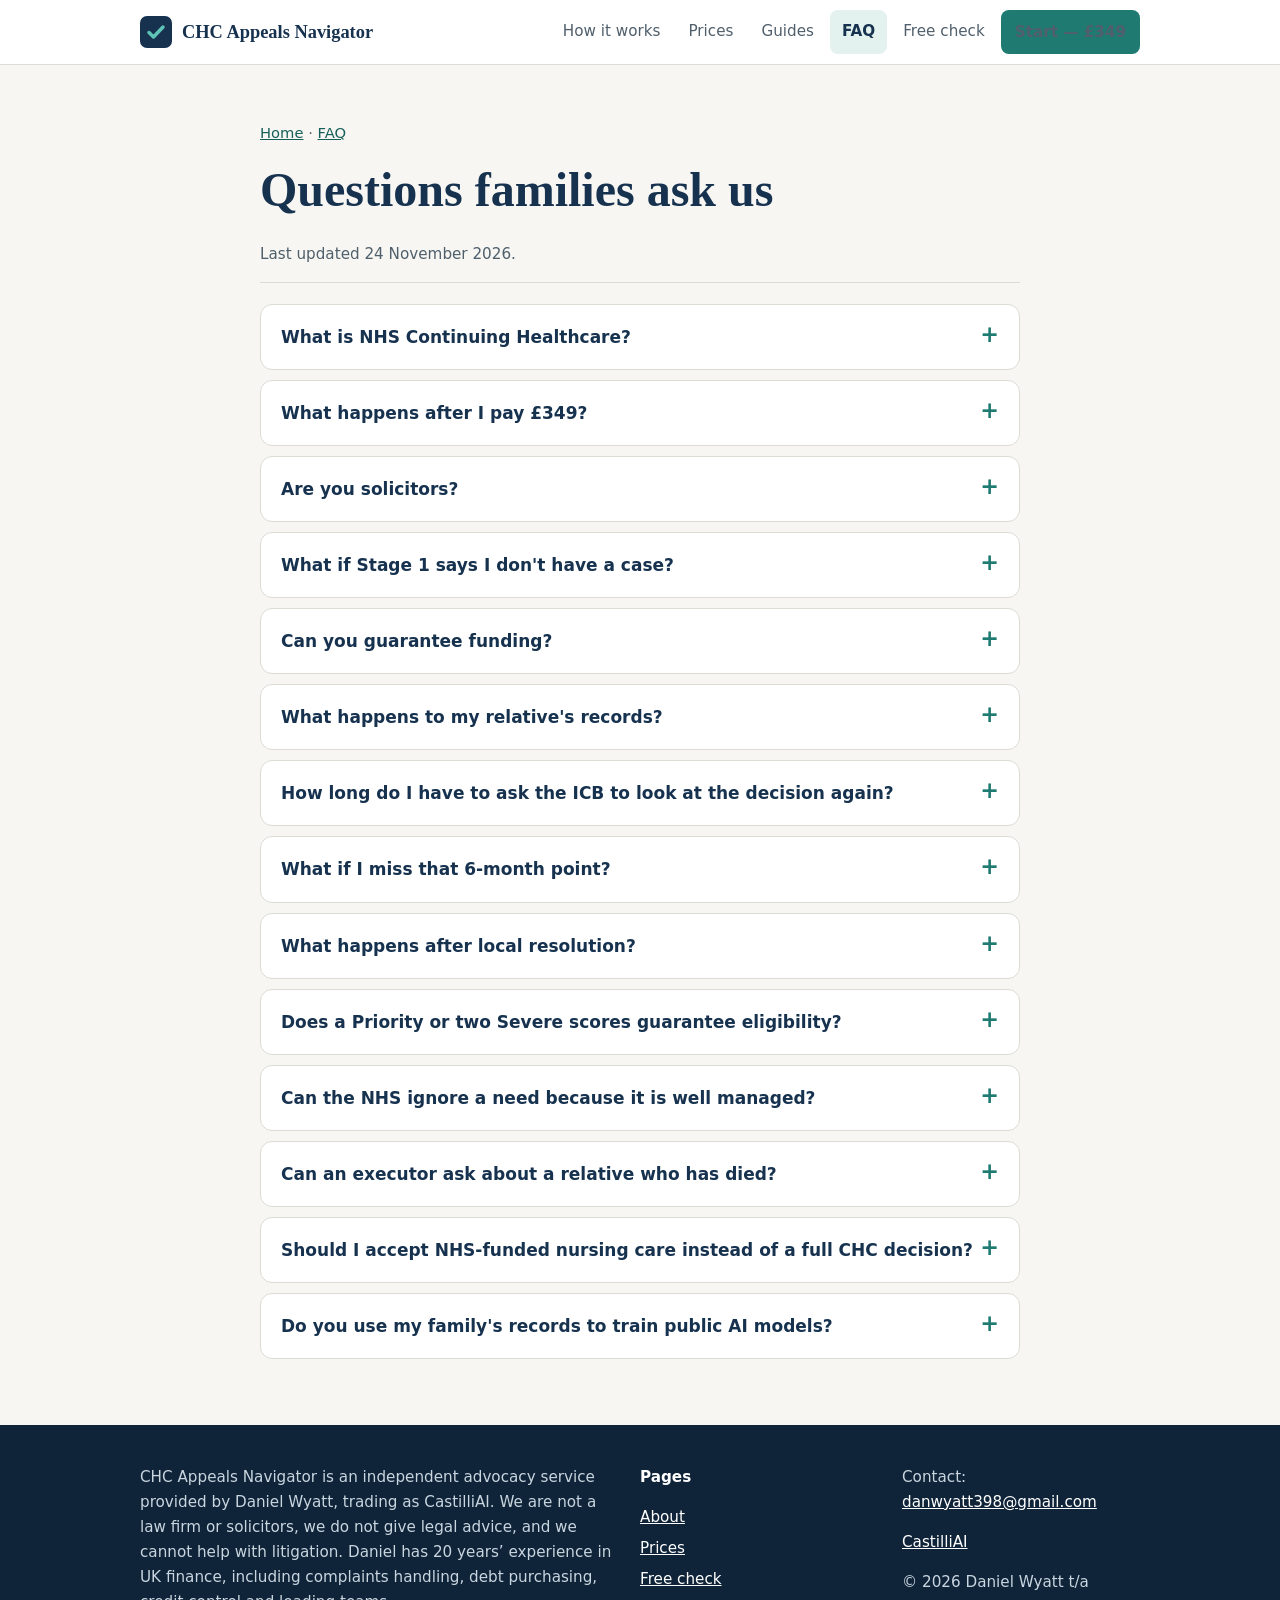
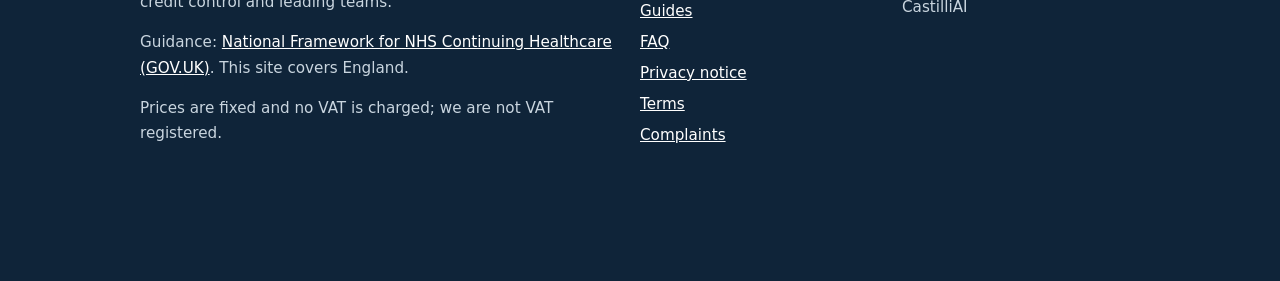
<file: faq/index.html>
<!doctype html>
<html lang="en-GB">
<head>
<meta charset="utf-8">
<meta name="viewport" content="width=device-width,initial-scale=1">
<title>Answers to frequent NHS Continuing Healthcare appeal queries</title>
<meta name="description" content="Answers about NHS Continuing Healthcare, the Decision Support Tool, time limits, our fees, and what we can and cannot do.">
<link rel="canonical" href="https://chc.castilliai.com/faq/">
<link rel="icon" href="/favicon.svg" type="image/svg+xml">
<link rel="apple-touch-icon" href="/apple-touch-icon.png">
<meta name="theme-color" content="#16324f">
<meta name="author" content="Daniel Wyatt">
<meta property="og:type" content="website">
<meta property="og:site_name" content="CHC Appeals Navigator">
<meta property="og:title" content="Answers to frequent NHS Continuing Healthcare appeal queries">
<meta property="og:description" content="Answers about NHS Continuing Healthcare, the Decision Support Tool, time limits, our fees, and what we can and cannot do.">
<meta property="og:url" content="https://chc.castilliai.com/faq/">
<meta property="og:image" content="https://chc.castilliai.com/og.png">
<meta property="og:image:width" content="1200">
<meta property="og:image:height" content="630">
<meta property="og:locale" content="en_GB">
<meta name="twitter:card" content="summary_large_image">
<meta name="twitter:title" content="Answers to frequent NHS Continuing Healthcare appeal queries">
<meta name="twitter:description" content="Answers about NHS Continuing Healthcare, the Decision Support Tool, time limits, our fees, and what we can and cannot do.">
<meta name="twitter:image" content="https://chc.castilliai.com/og.png">
<link rel="stylesheet" href="/styles.css">
<script type="application/ld+json">{"@context": "https://schema.org", "@graph": [{"@type": "Organization", "@id": "https://chc.castilliai.com/#organization", "name": "CHC Appeals Navigator", "legalName": "Daniel Wyatt t/a CastilliAI", "url": "https://chc.castilliai.com/", "founder": {"@type": "Person", "name": "Daniel Wyatt", "jobTitle": "Founder"}, "parentOrganization": {"@type": "Organization", "name": "CastilliAI", "url": "https://www.castilliai.com/"}, "areaServed": {"@type": "Country", "name": "United Kingdom"}}, {"@type": "ProfessionalService", "@id": "https://chc.castilliai.com/#service", "name": "CHC Appeals Navigator", "url": "https://chc.castilliai.com/", "image": "https://chc.castilliai.com/og.png", "serviceType": "NHS Continuing Healthcare appeal preparation and advocacy", "provider": {"@id": "https://chc.castilliai.com/#organization"}, "areaServed": {"@type": "Country", "name": "United Kingdom"}, "description": "Independent advocacy (not a law firm) helping families prepare NHS Continuing Healthcare funding appeals. Pay per stage.", "offers": [{"@type": "Offer", "name": "Stage 0 — Free eligibility check", "price": "0", "priceCurrency": "GBP"}, {"@type": "Offer", "name": "Stage 1 — Evidence review, report and Yes/No/Maybe verdict", "price": "349", "priceCurrency": "GBP", "url": "https://buy.stripe.com/6oUeVe2Nia6Y5pDbPFa3u0b"}, {"@type": "Offer", "name": "Stage 2 — Local resolution appeal pack", "price": "799", "priceCurrency": "GBP", "url": "https://buy.stripe.com/4gM9ATgBCeMZ2H64ti0ZW02"}, {"@type": "Offer", "name": "Stage 3 — Independent review panel submission and hearing preparation", "price": "1499", "priceCurrency": "GBP"}, {"@type": "Offer", "name": "Stage 4 — Ombudsman complaint (optional add-on)", "price": "399", "priceCurrency": "GBP"}, {"@type": "Offer", "name": "Stage 5 — Retrospective review of past care fees (plus 8% of recovery)", "price": "1499", "priceCurrency": "GBP"}]}, {"@type": "WebSite", "@id": "https://chc.castilliai.com/#website", "url": "https://chc.castilliai.com/", "name": "CHC Appeals Navigator", "publisher": {"@id": "https://chc.castilliai.com/#organization"}, "inLanguage": "en-GB"}, {"@type": "FAQPage", "mainEntity": [{"@type": "Question", "name": "What is NHS Continuing Healthcare?", "acceptedAnswer": {"@type": "Answer", "text": "NHS Continuing Healthcare (CHC) is a package of ongoing care arranged and funded solely by the NHS for adults who have been assessed as having a primary health need. It can be provided in a care home, a hospice or in the person's own home. It is not means-tested. The process is set out in the National Framework, which applies in England."}}, {"@type": "Question", "name": "What happens after I pay £349?", "acceptedAnswer": {"@type": "Answer", "text": "You set up your case and upload the records you have: care notes, GP records, hospital letters, the assessment and the decision letter. We map the evidence against the 12 Decision Support Tool domains and send you a written report with a Yes, No or Maybe verdict. You then decide whether to go further."}}, {"@type": "Question", "name": "Are you solicitors?", "acceptedAnswer": {"@type": "Answer", "text": "No. We are independent advocates, not a law firm and not a claims management company. We do not give legal or medical advice. Where you need a legal remedy, we will tell you and explain the options available to you."}}, {"@type": "Question", "name": "What if Stage 1 says I don't have a case?", "acceptedAnswer": {"@type": "Answer", "text": "You stop there with nothing more to pay. Because you pay per stage, you are never locked in. If the Stage 1 verdict is \"Maybe\" and you proceed to Stage 2 and lose, we offer a 25% refund of the Stage 2 fee."}}, {"@type": "Question", "name": "Can you guarantee funding?", "acceptedAnswer": {"@type": "Answer", "text": "No. Nobody can guarantee a CHC decision. The integrated care board decides eligibility. What we do is make sure the evidence is organised, mapped to the right domains and argued clearly, so the decision is made on the full picture."}}, {"@type": "Question", "name": "What happens to my relative's records?", "acceptedAnswer": {"@type": "Answer", "text": "Health records are special category data under UK GDPR. We use them only to prepare your case, we never sell them, and you can ask us to delete them. Read our privacy notice."}}, {"@type": "Question", "name": "How long do I have to ask the ICB to look at the decision again?", "acceptedAnswer": {"@type": "Answer", "text": "The ICB should tell you, in the decision letter, how and by when to ask for a review. In practice, integrated care boards commonly ask for a local resolution request within 6 months of the written decision. The older national timeframes, and many ICB policies, also allow a later request where there is a good reason and the records can still be obtained. Read the letter and the ICB's published process, and do not wait if you can help it."}}, {"@type": "Question", "name": "What if I miss that 6-month point?", "acceptedAnswer": {"@type": "Answer", "text": "You may still be able to ask. Late requests are sometimes accepted. If the period of care was never properly assessed, you may also be able to ask the ICB to look at that past period. Get advice promptly rather than assuming the file is closed for good."}}, {"@type": "Question", "name": "What happens after local resolution?", "acceptedAnswer": {"@type": "Answer", "text": "If you still disagree once the ICB has finished its local resolution process, you can apply to NHS England for an independent review of the eligibility decision or of the procedure the ICB followed. NHS England may first ask the ICB to try further local resolution. If you remain dissatisfied after an independent review, you can complain to the Parliamentary and Health Service Ombudsman."}}, {"@type": "Question", "name": "Does a Priority or two Severe scores guarantee eligibility?", "acceptedAnswer": {"@type": "Answer", "text": "No score combination guarantees a result. Official Decision Support Tool guidance says a clear recommendation of eligibility would be expected where there is a Priority level in one of the four domains that have that level (breathing, behaviour, drug therapies and medication, and altered states of consciousness), or two or more Severe levels across the domains. Other combinations may also indicate a primary health need. The ICB still has to decide, looking at the nature, intensity, complexity and unpredictability of the person's needs as a whole."}}, {"@type": "Question", "name": "Can the NHS ignore a need because it is well managed?", "acceptedAnswer": {"@type": "Answer", "text": "The National Framework is clear that the decision should not sideline a need just because it is successfully managed: well-managed needs are still needs. The only exception it describes is where management has permanently reduced or removed an ongoing need, so that active management is reduced or no longer required. The Decision Support Tool guidance also cautions that this principle should not be applied as if routine medication or care were simply not there."}}, {"@type": "Question", "name": "Can an executor ask about a relative who has died?", "acceptedAnswer": {"@type": "Answer", "text": "Yes. A family or executor can ask the ICB to consider a past period of care, including after a death, especially where there was no proper CHC assessment at the time. If a primary health need is later found for that period, the ICB may need to refund care fees that should have been NHS-funded. The exact process and any redress depend on the facts and current guidance."}}, {"@type": "Question", "name": "Should I accept NHS-funded nursing care instead of a full CHC decision?", "acceptedAnswer": {"@type": "Answer", "text": "FNC is a weekly NHS contribution towards registered nursing in a nursing home. It is not the same as full CHC, which funds the whole agreed care package. The standard FNC rate from 1 April 2026 is £267.68 a week. You should normally be assessed for CHC before an FNC decision is made. If you are only being offered FNC, it is worth checking that a proper CHC assessment was done and that you are content with the reasons."}}, {"@type": "Question", "name": "Do you use my family's records to train public AI models?", "acceptedAnswer": {"@type": "Answer", "text": "No. We never sell your information or use your family's records to train public AI models. See the privacy notice for how we use information."}}]}]}</script>

</head>
<body>
<a class="skip" href="#main">Skip to content</a>
<header class="top"><div class="wrap"><a class="brand" href="/"><img src="/favicon.svg" alt="" width="32" height="32">CHC Appeals Navigator</a>
  <nav class="main" aria-label="Main"><a href="/how-it-works/">How it works</a>
   <a href="/pricing/">Prices</a>
   <a href="/guides/">Guides</a>
   <a href="/faq/" aria-current="page">FAQ</a>
   <a href="/eligibility/">Free check</a>
   <a class="btn btn-primary btn-sm" href="https://buy.stripe.com/6oUeVe2Nia6Y5pDbPFa3u0b">Start — £349</a>
  </nav>
  <details class="menu">
   <summary><span class="sr">Open</span></summary>
   <nav aria-label="Mobile"><a href="/how-it-works/">How it works</a>
    <a href="/pricing/">Prices</a>
    <a href="/guides/">Guides</a>
    <a href="/faq/" aria-current="page">FAQ</a>
    <a href="/eligibility/">Free check</a>
    <a href="/about/">About</a>
    <a href="https://buy.stripe.com/6oUeVe2Nia6Y5pDbPFa3u0b">Start — £349</a></nav>
  </details>
</div></header>
<main id="main">
<section class="legal">
 <div class="wrap" style="max-width:800px">
  <p class="crumb"><a href="/">Home</a> · <a href="/faq/">FAQ</a></p>
  <h1>Questions families ask us</h1>
  <p class="byline">Last updated 24 November 2026.</p>
  <details><summary>What is NHS Continuing Healthcare?</summary><div class="ans"><p>NHS Continuing Healthcare (CHC) is a package of ongoing care arranged and funded solely by the NHS for adults who have been assessed as having a primary health need. It can be provided in a care home, a hospice or in the person's own home. It is not means-tested. The process is set out in the National Framework, which applies in England.</p></div></details>
<details><summary>What happens after I pay £349?</summary><div class="ans"><p>You set up your case and upload the records you have: care notes, GP records, hospital letters, the assessment and the decision letter. We map the evidence against the 12 Decision Support Tool domains and send you a written report with a Yes, No or Maybe verdict. You then decide whether to go further.</p></div></details>
<details><summary>Are you solicitors?</summary><div class="ans"><p>No. We are independent advocates, not a law firm and not a claims management company. We do not give legal or medical advice. Where you need a legal remedy, we will tell you and explain the options available to you.</p></div></details>
<details><summary>What if Stage 1 says I don't have a case?</summary><div class="ans"><p>You stop there with nothing more to pay. Because you pay per stage, you are never locked in. If the Stage 1 verdict is &quot;Maybe&quot; and you proceed to Stage 2 and lose, we offer a 25% refund of the Stage 2 fee.</p></div></details>
<details><summary>Can you guarantee funding?</summary><div class="ans"><p>No. Nobody can guarantee a CHC decision. The integrated care board decides eligibility. What we do is make sure the evidence is organised, mapped to the right domains and argued clearly, so the decision is made on the full picture.</p></div></details>
<details><summary>What happens to my relative's records?</summary><div class="ans"><p>Health records are special category data under UK GDPR. We use them only to prepare your case, we never sell them, and you can ask us to delete them. Read our privacy notice.</p></div></details>
<details><summary>How long do I have to ask the ICB to look at the decision again?</summary><div class="ans"><p>The ICB should tell you, in the decision letter, how and by when to ask for a review. In practice, integrated care boards commonly ask for a local resolution request within 6 months of the written decision. The older national timeframes, and many ICB policies, also allow a later request where there is a good reason and the records can still be obtained. Read the letter and the ICB's published process, and do not wait if you can help it.</p></div></details>
<details><summary>What if I miss that 6-month point?</summary><div class="ans"><p>You may still be able to ask. Late requests are sometimes accepted. If the period of care was never properly assessed, you may also be able to ask the ICB to look at that past period. Get advice promptly rather than assuming the file is closed for good.</p></div></details>
<details><summary>What happens after local resolution?</summary><div class="ans"><p>If you still disagree once the ICB has finished its local resolution process, you can apply to NHS England for an independent review of the eligibility decision or of the procedure the ICB followed. NHS England may first ask the ICB to try further local resolution. If you remain dissatisfied after an independent review, you can complain to the Parliamentary and Health Service Ombudsman.</p></div></details>
<details><summary>Does a Priority or two Severe scores guarantee eligibility?</summary><div class="ans"><p>No score combination guarantees a result. Official Decision Support Tool guidance says a clear recommendation of eligibility would be expected where there is a Priority level in one of the four domains that have that level (breathing, behaviour, drug therapies and medication, and altered states of consciousness), or two or more Severe levels across the domains. Other combinations may also indicate a primary health need. The ICB still has to decide, looking at the nature, intensity, complexity and unpredictability of the person's needs as a whole.</p></div></details>
<details><summary>Can the NHS ignore a need because it is well managed?</summary><div class="ans"><p>The National Framework is clear that the decision should not sideline a need just because it is successfully managed: well-managed needs are still needs. The only exception it describes is where management has permanently reduced or removed an ongoing need, so that active management is reduced or no longer required. The Decision Support Tool guidance also cautions that this principle should not be applied as if routine medication or care were simply not there.</p></div></details>
<details><summary>Can an executor ask about a relative who has died?</summary><div class="ans"><p>Yes. A family or executor can ask the ICB to consider a past period of care, including after a death, especially where there was no proper CHC assessment at the time. If a primary health need is later found for that period, the ICB may need to refund care fees that should have been NHS-funded. The exact process and any redress depend on the facts and current guidance.</p></div></details>
<details><summary>Should I accept NHS-funded nursing care instead of a full CHC decision?</summary><div class="ans"><p>FNC is a weekly NHS contribution towards registered nursing in a nursing home. It is not the same as full CHC, which funds the whole agreed care package. The standard FNC rate from 1 April 2026 is £267.68 a week. You should normally be assessed for CHC before an FNC decision is made. If you are only being offered FNC, it is worth checking that a proper CHC assessment was done and that you are content with the reasons.</p></div></details>
<details><summary>Do you use my family's records to train public AI models?</summary><div class="ans"><p>No. We never sell your information or use your family's records to train public AI models. See the privacy notice for how we use information.</p></div></details>
 </div>
</section>
</main>
<footer>
 <div class="wrap cols">
  <div>
   <p>CHC Appeals Navigator is an independent advocacy service provided by Daniel Wyatt, trading as CastilliAI. We are not a law firm or solicitors, we do not give legal advice, and we cannot help with litigation. Daniel has 20 years’ experience in UK finance, including complaints handling, debt purchasing, credit control and leading teams.</p>
   <p>Guidance: <a href="https://www.gov.uk/government/publications/national-framework-for-nhs-continuing-healthcare-and-nhs-funded-nursing-care">National Framework for NHS Continuing Healthcare (GOV.UK)</a>. This site covers England.</p>
   <p>Prices are fixed and no VAT is charged; we are not VAT registered.</p>
  </div>
  <div>
   <p><strong style="color:#fff">Pages</strong></p>
   <ul>
    <li><a href="/about/">About</a></li>
    <li><a href="/pricing/">Prices</a></li>
    <li><a href="/eligibility/">Free check</a></li>
    <li><a href="/guides/">Guides</a></li>
    <li><a href="/faq/">FAQ</a></li>
    <li><a href="/privacy/">Privacy notice</a></li>
    <li><a href="/terms/">Terms</a></li>
    <li><a href="/complaints/">Complaints</a></li>
   </ul>
  </div>
  <div>
   <p>Contact: <a href="mailto:danwyatt398@gmail.com">danwyatt398@gmail.com</a></p>
   <p><a href="https://www.castilliai.com/">CastilliAI</a></p>
   <p>© 2026 Daniel Wyatt t/a CastilliAI</p>
  </div>
 </div>
</footer>
<div class="sticky" role="region" aria-label="Quick actions">
 <a class="btn btn-primary" href="https://buy.stripe.com/6oUeVe2Nia6Y5pDbPFa3u0b">Start — £349</a>
 <a class="btn btn-secondary" href="/eligibility/">Free check</a>
</div>
</body>
</html>
</file>
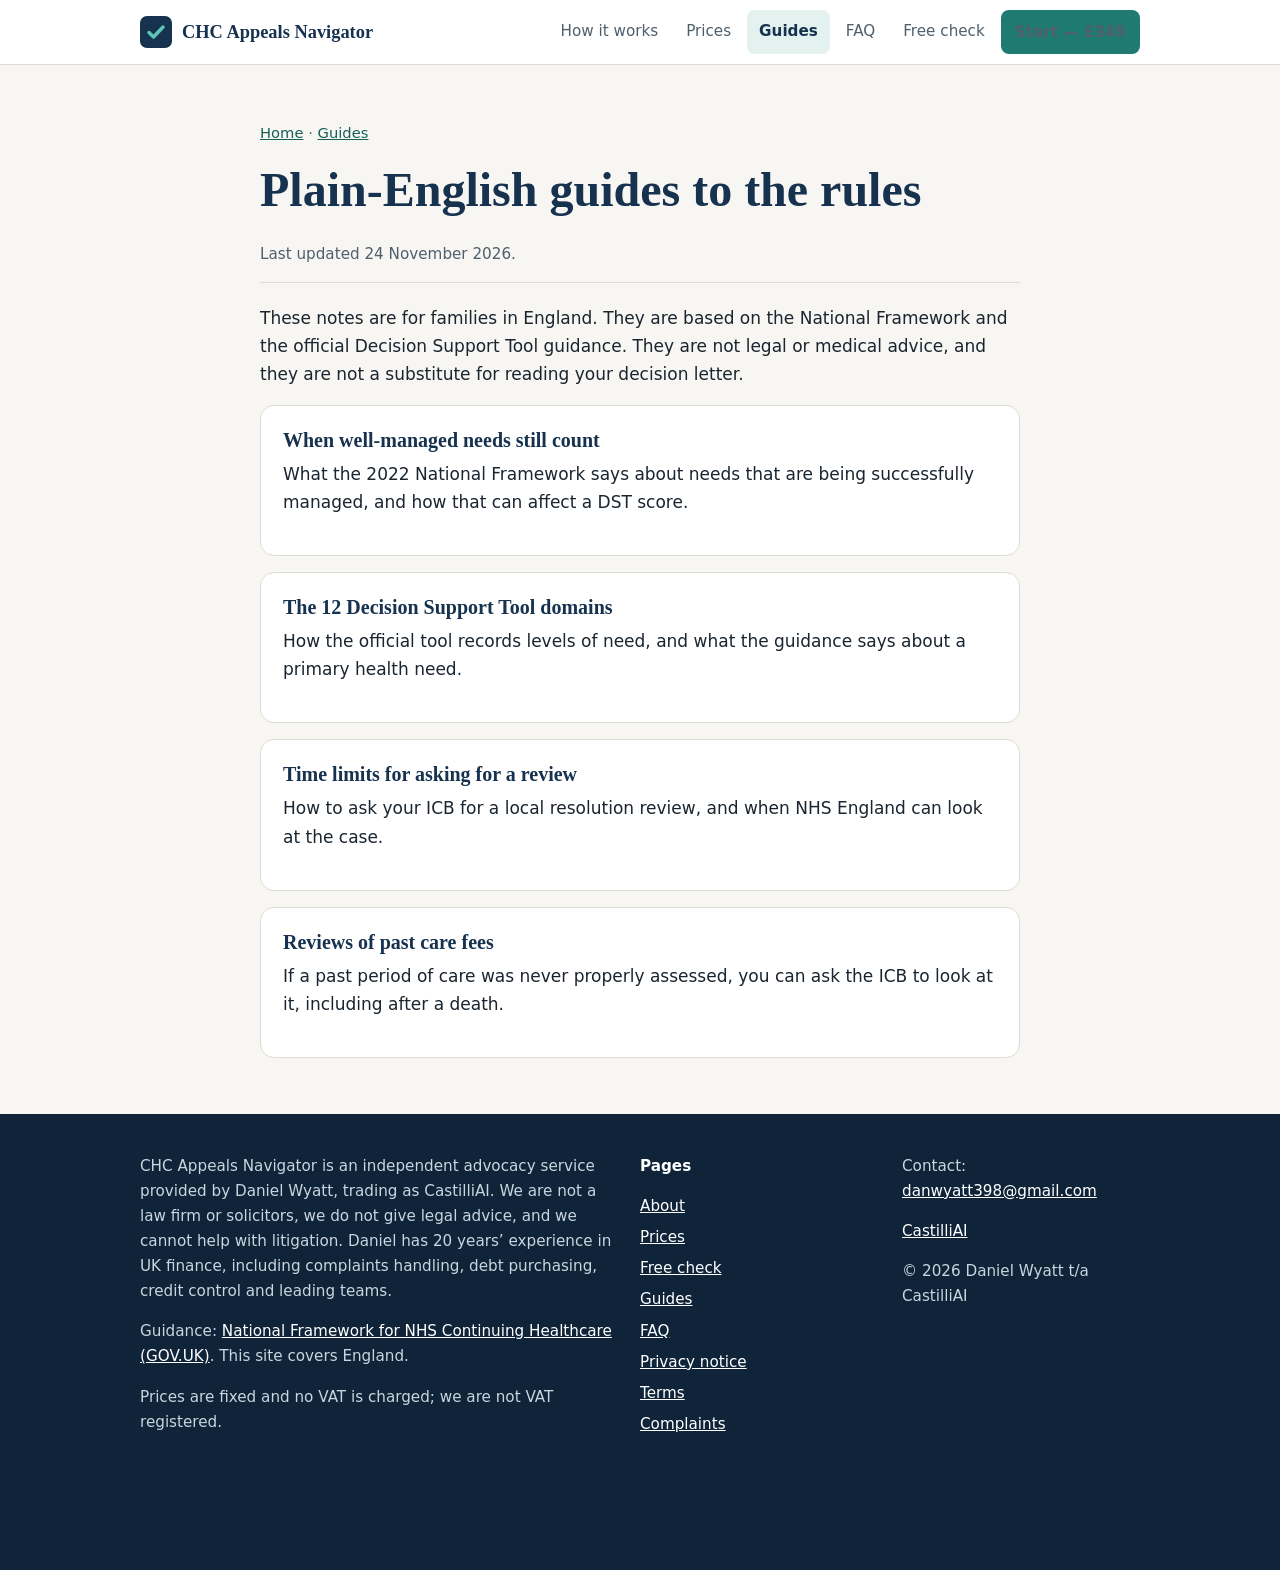
<file: guides/index.html>
<!doctype html>
<html lang="en-GB">
<head>
<meta charset="utf-8">
<meta name="viewport" content="width=device-width,initial-scale=1">
<title>Plain-English guides to NHS Continuing Healthcare rules</title>
<meta name="description" content="Plain-English notes on well-managed needs, the 12 DST domains, time limits for a review, and looking back at past care fees.">
<link rel="canonical" href="https://chc.castilliai.com/guides/">
<link rel="icon" href="/favicon.svg" type="image/svg+xml">
<link rel="apple-touch-icon" href="/apple-touch-icon.png">
<meta name="theme-color" content="#16324f">
<meta name="author" content="Daniel Wyatt">
<meta property="og:type" content="website">
<meta property="og:site_name" content="CHC Appeals Navigator">
<meta property="og:title" content="Plain-English guides to NHS Continuing Healthcare rules">
<meta property="og:description" content="Plain-English notes on well-managed needs, the 12 DST domains, time limits for a review, and looking back at past care fees.">
<meta property="og:url" content="https://chc.castilliai.com/guides/">
<meta property="og:image" content="https://chc.castilliai.com/og.png">
<meta property="og:image:width" content="1200">
<meta property="og:image:height" content="630">
<meta property="og:locale" content="en_GB">
<meta name="twitter:card" content="summary_large_image">
<meta name="twitter:title" content="Plain-English guides to NHS Continuing Healthcare rules">
<meta name="twitter:description" content="Plain-English notes on well-managed needs, the 12 DST domains, time limits for a review, and looking back at past care fees.">
<meta name="twitter:image" content="https://chc.castilliai.com/og.png">
<link rel="stylesheet" href="/styles.css">
<script type="application/ld+json">{"@context": "https://schema.org", "@graph": [{"@type": "Organization", "@id": "https://chc.castilliai.com/#organization", "name": "CHC Appeals Navigator", "legalName": "Daniel Wyatt t/a CastilliAI", "url": "https://chc.castilliai.com/", "founder": {"@type": "Person", "name": "Daniel Wyatt", "jobTitle": "Founder"}, "parentOrganization": {"@type": "Organization", "name": "CastilliAI", "url": "https://www.castilliai.com/"}, "areaServed": {"@type": "Country", "name": "United Kingdom"}}, {"@type": "ProfessionalService", "@id": "https://chc.castilliai.com/#service", "name": "CHC Appeals Navigator", "url": "https://chc.castilliai.com/", "image": "https://chc.castilliai.com/og.png", "serviceType": "NHS Continuing Healthcare appeal preparation and advocacy", "provider": {"@id": "https://chc.castilliai.com/#organization"}, "areaServed": {"@type": "Country", "name": "United Kingdom"}, "description": "Independent advocacy (not a law firm) helping families prepare NHS Continuing Healthcare funding appeals. Pay per stage.", "offers": [{"@type": "Offer", "name": "Stage 0 — Free eligibility check", "price": "0", "priceCurrency": "GBP"}, {"@type": "Offer", "name": "Stage 1 — Evidence review, report and Yes/No/Maybe verdict", "price": "349", "priceCurrency": "GBP", "url": "https://buy.stripe.com/6oUeVe2Nia6Y5pDbPFa3u0b"}, {"@type": "Offer", "name": "Stage 2 — Local resolution appeal pack", "price": "799", "priceCurrency": "GBP", "url": "https://buy.stripe.com/4gM9ATgBCeMZ2H64ti0ZW02"}, {"@type": "Offer", "name": "Stage 3 — Independent review panel submission and hearing preparation", "price": "1499", "priceCurrency": "GBP"}, {"@type": "Offer", "name": "Stage 4 — Ombudsman complaint (optional add-on)", "price": "399", "priceCurrency": "GBP"}, {"@type": "Offer", "name": "Stage 5 — Retrospective review of past care fees (plus 8% of recovery)", "price": "1499", "priceCurrency": "GBP"}]}, {"@type": "WebSite", "@id": "https://chc.castilliai.com/#website", "url": "https://chc.castilliai.com/", "name": "CHC Appeals Navigator", "publisher": {"@id": "https://chc.castilliai.com/#organization"}, "inLanguage": "en-GB"}]}</script>

</head>
<body>
<a class="skip" href="#main">Skip to content</a>
<header class="top"><div class="wrap"><a class="brand" href="/"><img src="/favicon.svg" alt="" width="32" height="32">CHC Appeals Navigator</a>
  <nav class="main" aria-label="Main"><a href="/how-it-works/">How it works</a>
   <a href="/pricing/">Prices</a>
   <a href="/guides/" aria-current="page">Guides</a>
   <a href="/faq/">FAQ</a>
   <a href="/eligibility/">Free check</a>
   <a class="btn btn-primary btn-sm" href="https://buy.stripe.com/6oUeVe2Nia6Y5pDbPFa3u0b">Start — £349</a>
  </nav>
  <details class="menu">
   <summary><span class="sr">Open</span></summary>
   <nav aria-label="Mobile"><a href="/how-it-works/">How it works</a>
    <a href="/pricing/">Prices</a>
    <a href="/guides/" aria-current="page">Guides</a>
    <a href="/faq/">FAQ</a>
    <a href="/eligibility/">Free check</a>
    <a href="/about/">About</a>
    <a href="https://buy.stripe.com/6oUeVe2Nia6Y5pDbPFa3u0b">Start — £349</a></nav>
  </details>
</div></header>
<main id="main">
<section>
 <div class="wrap" style="max-width:800px">
  <p class="crumb"><a href="/">Home</a> · <a href="/guides/">Guides</a></p>
  <h1>Plain-English guides to the rules</h1>
  <p class="byline">Last updated 24 November 2026.</p>
  <p>These notes are for families in England. They are based on the National Framework and the official Decision Support Tool guidance. They are not legal or medical advice, and they are not a substitute for reading your decision letter.</p>
  <div class="guide-list">
  <a class="card" href="/guides/well-managed-needs/"><h2>When well-managed needs still count</h2><p>What the 2022 National Framework says about needs that are being successfully managed, and how that can affect a DST score.</p></a>
  <a class="card" href="/guides/dst-domains/"><h2>The 12 Decision Support Tool domains</h2><p>How the official tool records levels of need, and what the guidance says about a primary health need.</p></a>
  <a class="card" href="/guides/appeal-deadlines/"><h2>Time limits for asking for a review</h2><p>How to ask your ICB for a local resolution review, and when NHS England can look at the case.</p></a>
  <a class="card" href="/guides/retrospective-claims/"><h2>Reviews of past care fees</h2><p>If a past period of care was never properly assessed, you can ask the ICB to look at it, including after a death.</p></a>
  </div>
 </div>
</section>
</main>
<footer>
 <div class="wrap cols">
  <div>
   <p>CHC Appeals Navigator is an independent advocacy service provided by Daniel Wyatt, trading as CastilliAI. We are not a law firm or solicitors, we do not give legal advice, and we cannot help with litigation. Daniel has 20 years’ experience in UK finance, including complaints handling, debt purchasing, credit control and leading teams.</p>
   <p>Guidance: <a href="https://www.gov.uk/government/publications/national-framework-for-nhs-continuing-healthcare-and-nhs-funded-nursing-care">National Framework for NHS Continuing Healthcare (GOV.UK)</a>. This site covers England.</p>
   <p>Prices are fixed and no VAT is charged; we are not VAT registered.</p>
  </div>
  <div>
   <p><strong style="color:#fff">Pages</strong></p>
   <ul>
    <li><a href="/about/">About</a></li>
    <li><a href="/pricing/">Prices</a></li>
    <li><a href="/eligibility/">Free check</a></li>
    <li><a href="/guides/">Guides</a></li>
    <li><a href="/faq/">FAQ</a></li>
    <li><a href="/privacy/">Privacy notice</a></li>
    <li><a href="/terms/">Terms</a></li>
    <li><a href="/complaints/">Complaints</a></li>
   </ul>
  </div>
  <div>
   <p>Contact: <a href="mailto:danwyatt398@gmail.com">danwyatt398@gmail.com</a></p>
   <p><a href="https://www.castilliai.com/">CastilliAI</a></p>
   <p>© 2026 Daniel Wyatt t/a CastilliAI</p>
  </div>
 </div>
</footer>
<div class="sticky" role="region" aria-label="Quick actions">
 <a class="btn btn-primary" href="https://buy.stripe.com/6oUeVe2Nia6Y5pDbPFa3u0b">Start — £349</a>
 <a class="btn btn-secondary" href="/eligibility/">Free check</a>
</div>
</body>
</html>
</file>
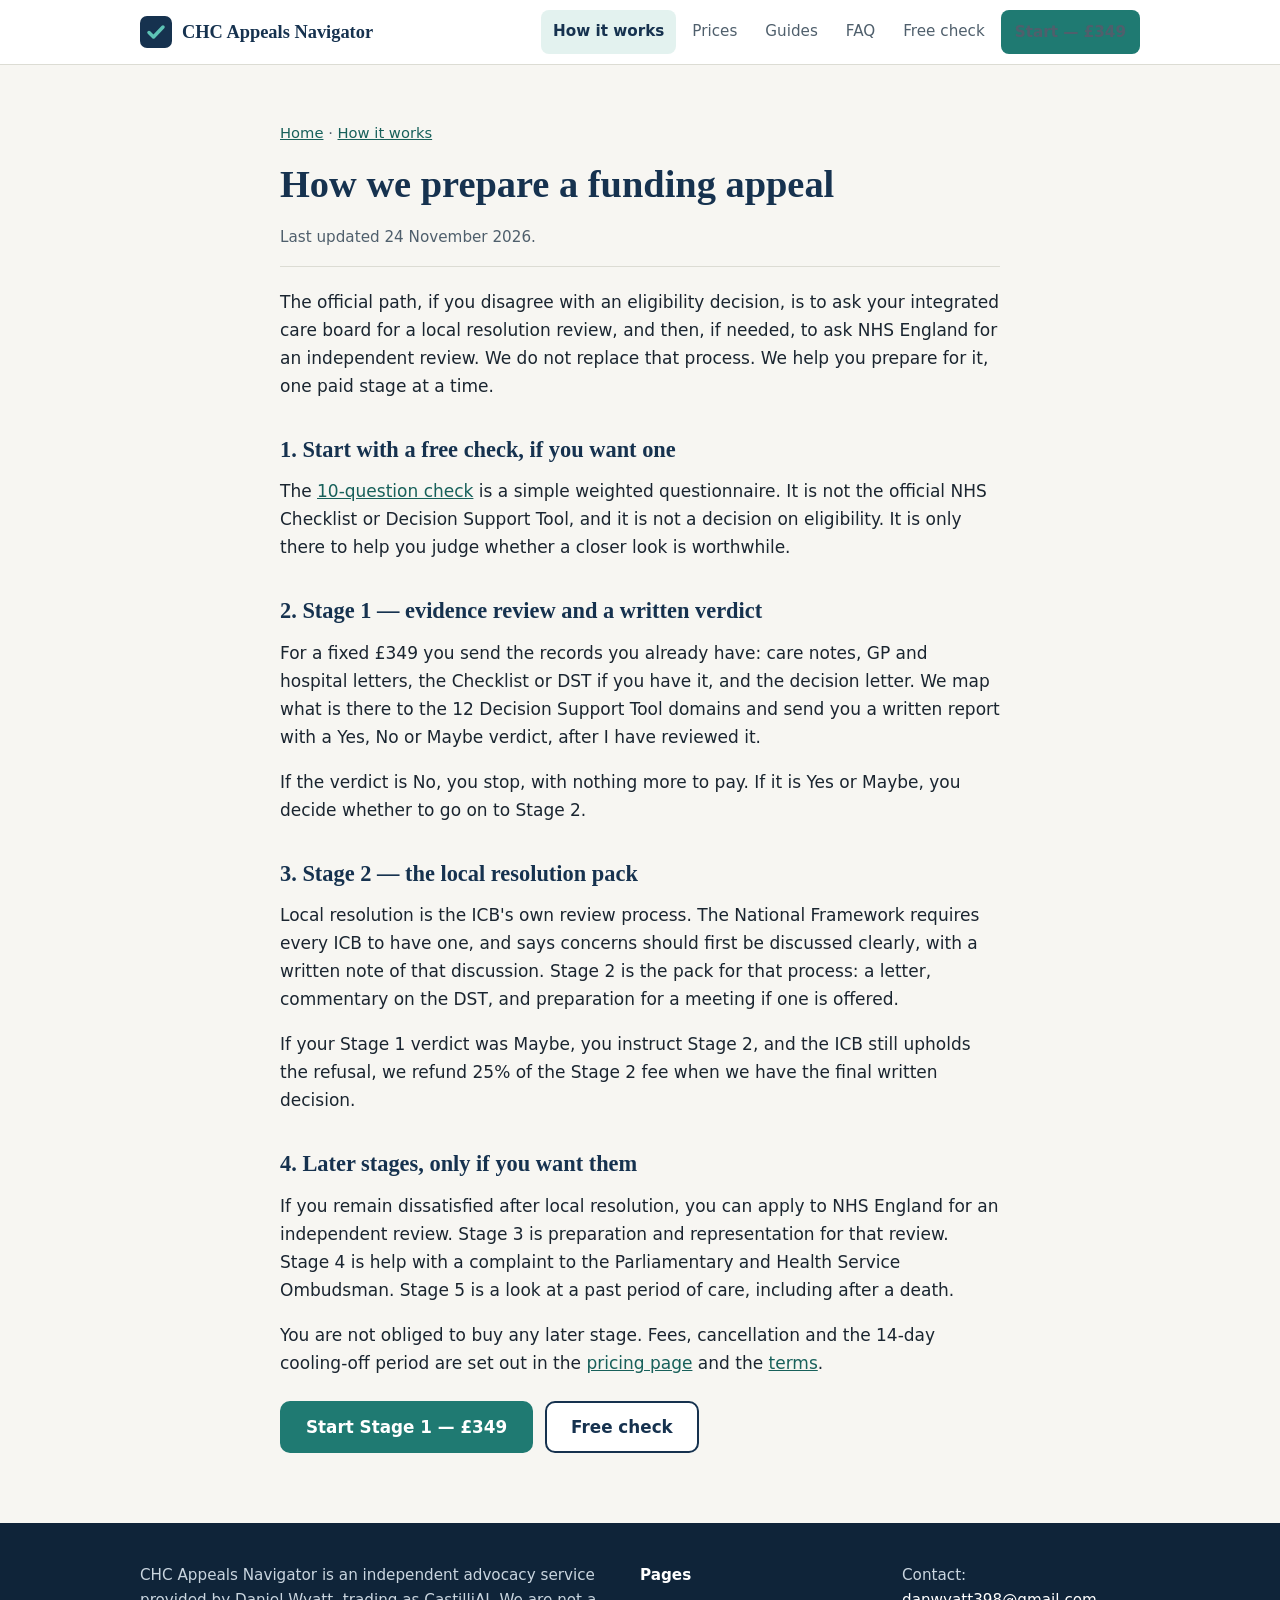
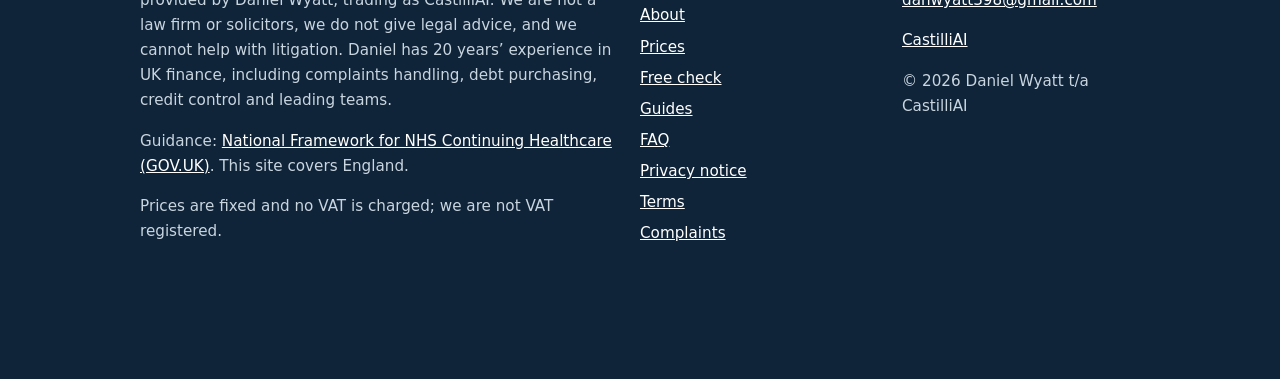
<file: how-it-works/index.html>
<!doctype html>
<html lang="en-GB">
<head>
<meta charset="utf-8">
<meta name="viewport" content="width=device-width,initial-scale=1">
<title>How we prepare an NHS Continuing Healthcare funding appeal</title>
<meta name="description" content="From a free check to a written Stage 1 verdict and later appeal stages. Fixed fees, a 14-day cooling-off period, and no lock-in.">
<link rel="canonical" href="https://chc.castilliai.com/how-it-works/">
<link rel="icon" href="/favicon.svg" type="image/svg+xml">
<link rel="apple-touch-icon" href="/apple-touch-icon.png">
<meta name="theme-color" content="#16324f">
<meta name="author" content="Daniel Wyatt">
<meta property="og:type" content="website">
<meta property="og:site_name" content="CHC Appeals Navigator">
<meta property="og:title" content="How we prepare an NHS Continuing Healthcare funding appeal">
<meta property="og:description" content="From a free check to a written Stage 1 verdict and later appeal stages. Fixed fees, a 14-day cooling-off period, and no lock-in.">
<meta property="og:url" content="https://chc.castilliai.com/how-it-works/">
<meta property="og:image" content="https://chc.castilliai.com/og.png">
<meta property="og:image:width" content="1200">
<meta property="og:image:height" content="630">
<meta property="og:locale" content="en_GB">
<meta name="twitter:card" content="summary_large_image">
<meta name="twitter:title" content="How we prepare an NHS Continuing Healthcare funding appeal">
<meta name="twitter:description" content="From a free check to a written Stage 1 verdict and later appeal stages. Fixed fees, a 14-day cooling-off period, and no lock-in.">
<meta name="twitter:image" content="https://chc.castilliai.com/og.png">
<link rel="stylesheet" href="/styles.css">
<script type="application/ld+json">{"@context": "https://schema.org", "@graph": [{"@type": "Organization", "@id": "https://chc.castilliai.com/#organization", "name": "CHC Appeals Navigator", "legalName": "Daniel Wyatt t/a CastilliAI", "url": "https://chc.castilliai.com/", "founder": {"@type": "Person", "name": "Daniel Wyatt", "jobTitle": "Founder"}, "parentOrganization": {"@type": "Organization", "name": "CastilliAI", "url": "https://www.castilliai.com/"}, "areaServed": {"@type": "Country", "name": "United Kingdom"}}, {"@type": "ProfessionalService", "@id": "https://chc.castilliai.com/#service", "name": "CHC Appeals Navigator", "url": "https://chc.castilliai.com/", "image": "https://chc.castilliai.com/og.png", "serviceType": "NHS Continuing Healthcare appeal preparation and advocacy", "provider": {"@id": "https://chc.castilliai.com/#organization"}, "areaServed": {"@type": "Country", "name": "United Kingdom"}, "description": "Independent advocacy (not a law firm) helping families prepare NHS Continuing Healthcare funding appeals. Pay per stage.", "offers": [{"@type": "Offer", "name": "Stage 0 — Free eligibility check", "price": "0", "priceCurrency": "GBP"}, {"@type": "Offer", "name": "Stage 1 — Evidence review, report and Yes/No/Maybe verdict", "price": "349", "priceCurrency": "GBP", "url": "https://buy.stripe.com/6oUeVe2Nia6Y5pDbPFa3u0b"}, {"@type": "Offer", "name": "Stage 2 — Local resolution appeal pack", "price": "799", "priceCurrency": "GBP", "url": "https://buy.stripe.com/4gM9ATgBCeMZ2H64ti0ZW02"}, {"@type": "Offer", "name": "Stage 3 — Independent review panel submission and hearing preparation", "price": "1499", "priceCurrency": "GBP"}, {"@type": "Offer", "name": "Stage 4 — Ombudsman complaint (optional add-on)", "price": "399", "priceCurrency": "GBP"}, {"@type": "Offer", "name": "Stage 5 — Retrospective review of past care fees (plus 8% of recovery)", "price": "1499", "priceCurrency": "GBP"}]}, {"@type": "WebSite", "@id": "https://chc.castilliai.com/#website", "url": "https://chc.castilliai.com/", "name": "CHC Appeals Navigator", "publisher": {"@id": "https://chc.castilliai.com/#organization"}, "inLanguage": "en-GB"}]}</script>

</head>
<body>
<a class="skip" href="#main">Skip to content</a>
<header class="top"><div class="wrap"><a class="brand" href="/"><img src="/favicon.svg" alt="" width="32" height="32">CHC Appeals Navigator</a>
  <nav class="main" aria-label="Main"><a href="/how-it-works/" aria-current="page">How it works</a>
   <a href="/pricing/">Prices</a>
   <a href="/guides/">Guides</a>
   <a href="/faq/">FAQ</a>
   <a href="/eligibility/">Free check</a>
   <a class="btn btn-primary btn-sm" href="https://buy.stripe.com/6oUeVe2Nia6Y5pDbPFa3u0b">Start — £349</a>
  </nav>
  <details class="menu">
   <summary><span class="sr">Open</span></summary>
   <nav aria-label="Mobile"><a href="/how-it-works/" aria-current="page">How it works</a>
    <a href="/pricing/">Prices</a>
    <a href="/guides/">Guides</a>
    <a href="/faq/">FAQ</a>
    <a href="/eligibility/">Free check</a>
    <a href="/about/">About</a>
    <a href="https://buy.stripe.com/6oUeVe2Nia6Y5pDbPFa3u0b">Start — £349</a></nav>
  </details>
</div></header>
<main id="main">
<section class="legal">
 <div class="wrap prose">
  <p class="crumb"><a href="/">Home</a> · <a href="/how-it-works/">How it works</a></p>
  <h1>How we prepare a funding appeal</h1>
  <p class="byline">Last updated 24 November 2026.</p>
  <p>The official path, if you disagree with an eligibility decision, is to ask your integrated care board for a local resolution review, and then, if needed, to ask NHS England for an independent review. We do not replace that process. We help you prepare for it, one paid stage at a time.</p>
  <h2>1. Start with a free check, if you want one</h2>
  <p>The <a href="/eligibility/">10-question check</a> is a simple weighted questionnaire. It is not the official NHS Checklist or Decision Support Tool, and it is not a decision on eligibility. It is only there to help you judge whether a closer look is worthwhile.</p>
  <h2>2. Stage 1 — evidence review and a written verdict</h2>
  <p>For a fixed £349 you send the records you already have: care notes, GP and hospital letters, the Checklist or DST if you have it, and the decision letter. We map what is there to the 12 Decision Support Tool domains and send you a written report with a Yes, No or Maybe verdict, after I have reviewed it.</p>
  <p>If the verdict is No, you stop, with nothing more to pay. If it is Yes or Maybe, you decide whether to go on to Stage 2.</p>
  <h2>3. Stage 2 — the local resolution pack</h2>
  <p>Local resolution is the ICB's own review process. The National Framework requires every ICB to have one, and says concerns should first be discussed clearly, with a written note of that discussion. Stage 2 is the pack for that process: a letter, commentary on the DST, and preparation for a meeting if one is offered.</p>
  <p>If your Stage 1 verdict was Maybe, you instruct Stage 2, and the ICB still upholds the refusal, we refund 25% of the Stage 2 fee when we have the final written decision.</p>
  <h2>4. Later stages, only if you want them</h2>
  <p>If you remain dissatisfied after local resolution, you can apply to NHS England for an independent review. Stage 3 is preparation and representation for that review. Stage 4 is help with a complaint to the Parliamentary and Health Service Ombudsman. Stage 5 is a look at a past period of care, including after a death.</p>
  <p>You are not obliged to buy any later stage. Fees, cancellation and the 14-day cooling-off period are set out in the <a href="/pricing/">pricing page</a> and the <a href="/terms/">terms</a>.</p>
  <div class="cta-row">
   <a class="btn btn-primary" href="https://buy.stripe.com/6oUeVe2Nia6Y5pDbPFa3u0b">Start Stage 1 — £349</a>
   <a class="btn btn-secondary" href="/eligibility/">Free check</a>
  </div>
 </div>
</section>
</main>
<footer>
 <div class="wrap cols">
  <div>
   <p>CHC Appeals Navigator is an independent advocacy service provided by Daniel Wyatt, trading as CastilliAI. We are not a law firm or solicitors, we do not give legal advice, and we cannot help with litigation. Daniel has 20 years’ experience in UK finance, including complaints handling, debt purchasing, credit control and leading teams.</p>
   <p>Guidance: <a href="https://www.gov.uk/government/publications/national-framework-for-nhs-continuing-healthcare-and-nhs-funded-nursing-care">National Framework for NHS Continuing Healthcare (GOV.UK)</a>. This site covers England.</p>
   <p>Prices are fixed and no VAT is charged; we are not VAT registered.</p>
  </div>
  <div>
   <p><strong style="color:#fff">Pages</strong></p>
   <ul>
    <li><a href="/about/">About</a></li>
    <li><a href="/pricing/">Prices</a></li>
    <li><a href="/eligibility/">Free check</a></li>
    <li><a href="/guides/">Guides</a></li>
    <li><a href="/faq/">FAQ</a></li>
    <li><a href="/privacy/">Privacy notice</a></li>
    <li><a href="/terms/">Terms</a></li>
    <li><a href="/complaints/">Complaints</a></li>
   </ul>
  </div>
  <div>
   <p>Contact: <a href="mailto:danwyatt398@gmail.com">danwyatt398@gmail.com</a></p>
   <p><a href="https://www.castilliai.com/">CastilliAI</a></p>
   <p>© 2026 Daniel Wyatt t/a CastilliAI</p>
  </div>
 </div>
</footer>
<div class="sticky" role="region" aria-label="Quick actions">
 <a class="btn btn-primary" href="https://buy.stripe.com/6oUeVe2Nia6Y5pDbPFa3u0b">Start — £349</a>
 <a class="btn btn-secondary" href="/eligibility/">Free check</a>
</div>
</body>
</html>
</file>
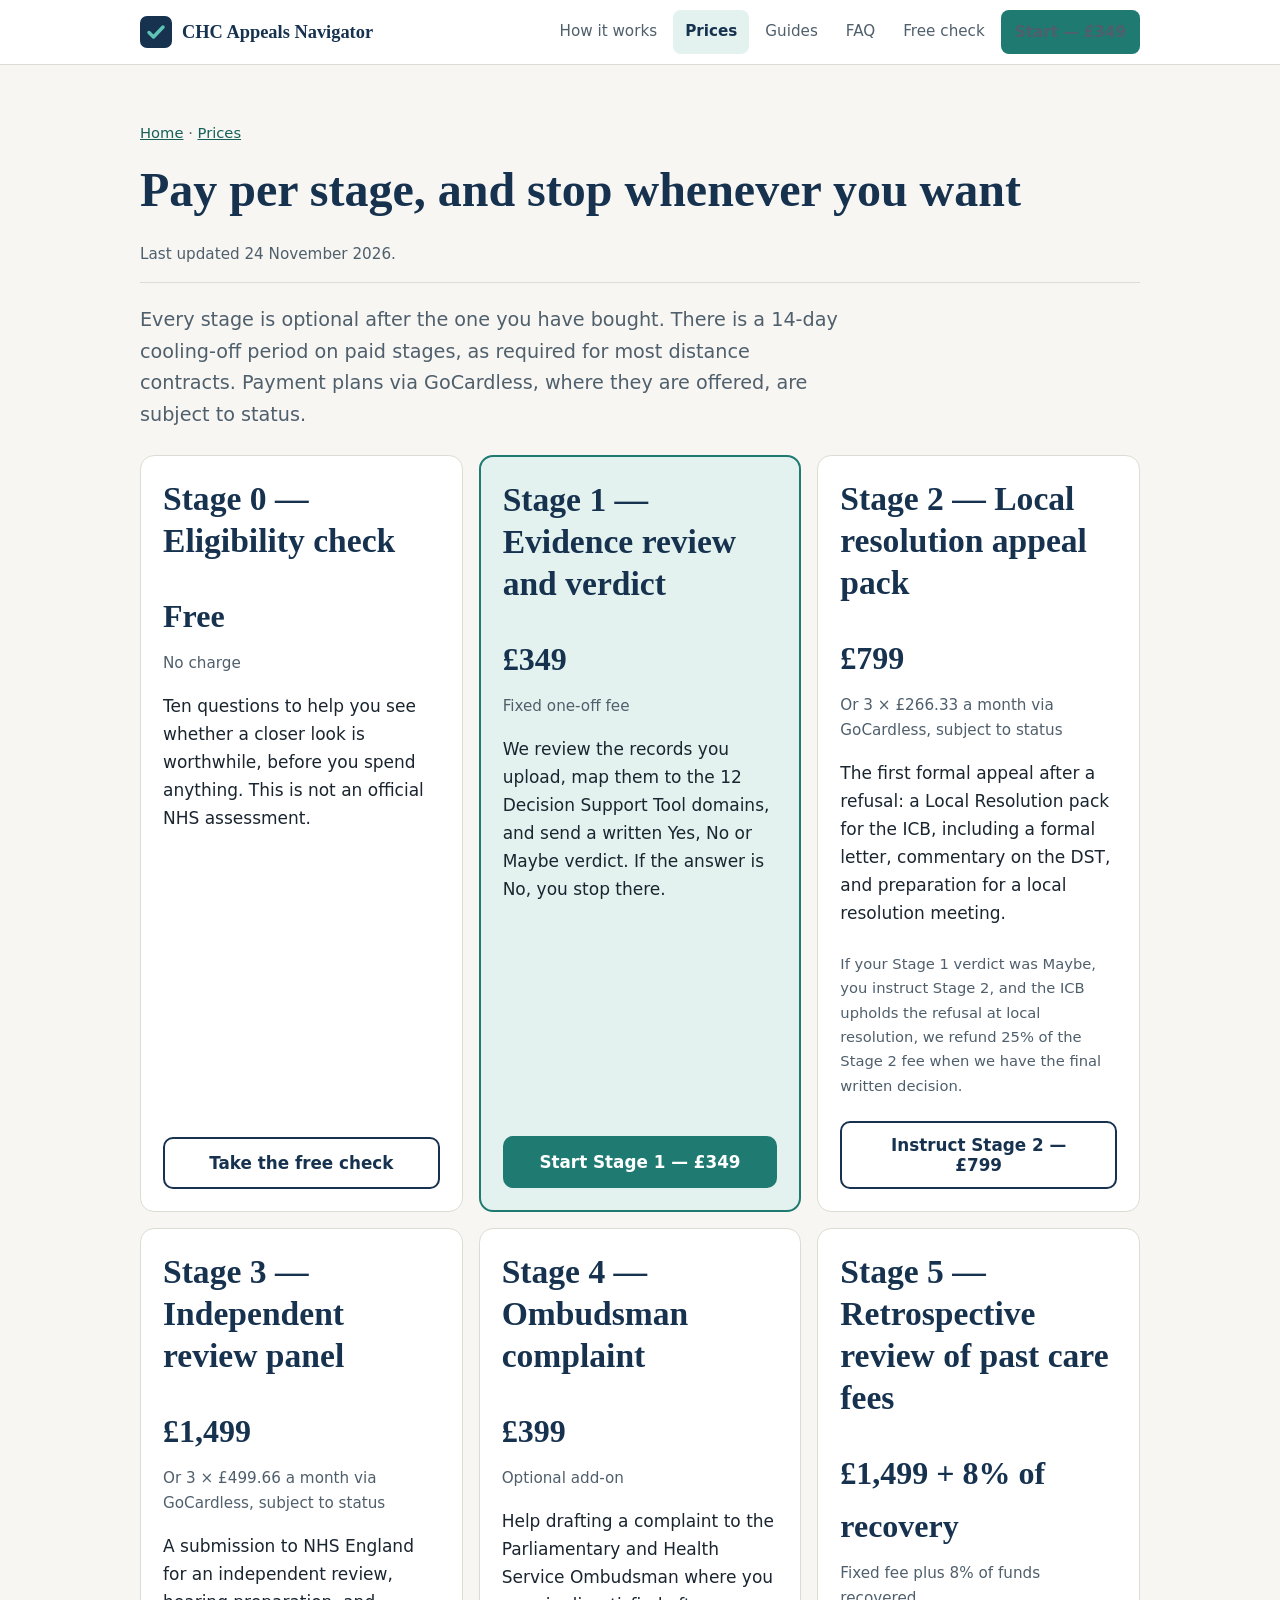
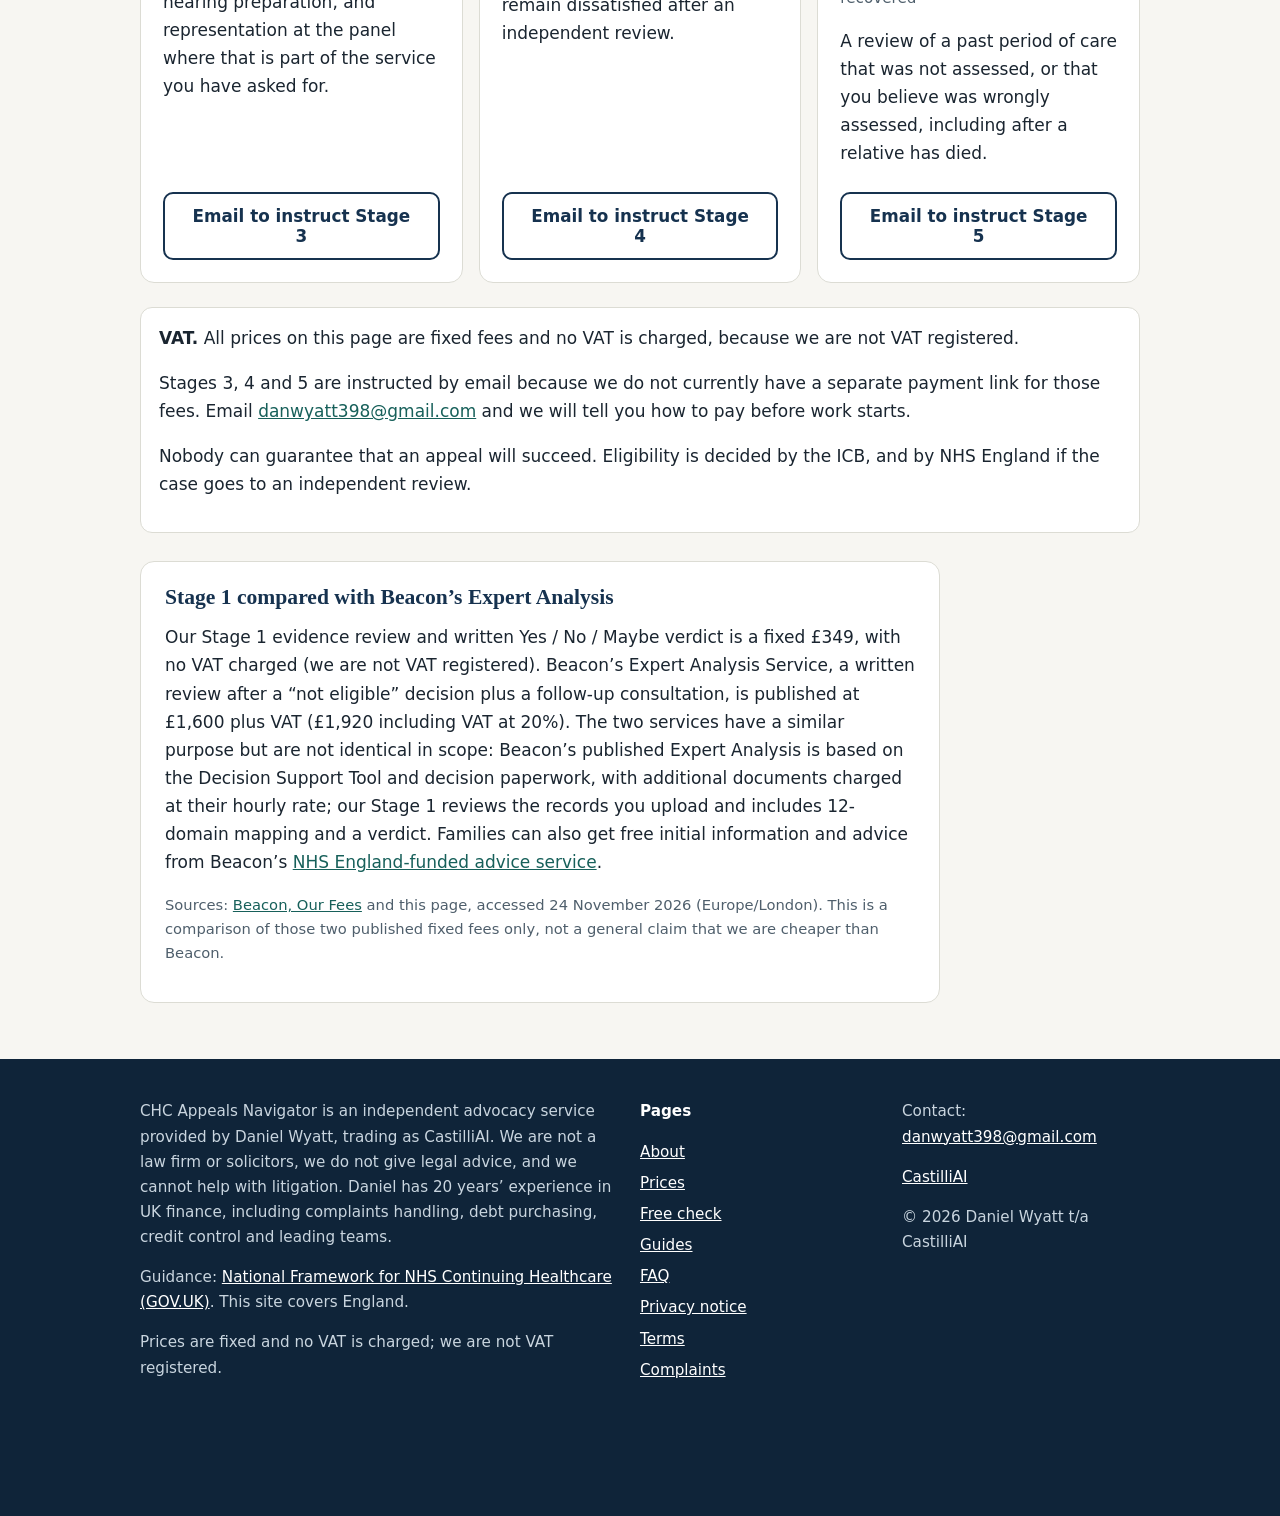
<file: pricing/index.html>
<!doctype html>
<html lang="en-GB">
<head>
<meta charset="utf-8">
<meta name="viewport" content="width=device-width,initial-scale=1">
<title>Pay-per-stage prices for Continuing Healthcare appeal help</title>
<meta name="description" content="Stage 1 evidence review is £349. Later stages are optional. Pay as you go, stop any time, and use a 14-day cooling-off period.">
<link rel="canonical" href="https://chc.castilliai.com/pricing/">
<link rel="icon" href="/favicon.svg" type="image/svg+xml">
<link rel="apple-touch-icon" href="/apple-touch-icon.png">
<meta name="theme-color" content="#16324f">
<meta name="author" content="Daniel Wyatt">
<meta property="og:type" content="website">
<meta property="og:site_name" content="CHC Appeals Navigator">
<meta property="og:title" content="Pay-per-stage prices for Continuing Healthcare appeal help">
<meta property="og:description" content="Stage 1 evidence review is £349. Later stages are optional. Pay as you go, stop any time, and use a 14-day cooling-off period.">
<meta property="og:url" content="https://chc.castilliai.com/pricing/">
<meta property="og:image" content="https://chc.castilliai.com/og.png">
<meta property="og:image:width" content="1200">
<meta property="og:image:height" content="630">
<meta property="og:locale" content="en_GB">
<meta name="twitter:card" content="summary_large_image">
<meta name="twitter:title" content="Pay-per-stage prices for Continuing Healthcare appeal help">
<meta name="twitter:description" content="Stage 1 evidence review is £349. Later stages are optional. Pay as you go, stop any time, and use a 14-day cooling-off period.">
<meta name="twitter:image" content="https://chc.castilliai.com/og.png">
<link rel="stylesheet" href="/styles.css">
<script type="application/ld+json">{"@context": "https://schema.org", "@graph": [{"@type": "Organization", "@id": "https://chc.castilliai.com/#organization", "name": "CHC Appeals Navigator", "legalName": "Daniel Wyatt t/a CastilliAI", "url": "https://chc.castilliai.com/", "founder": {"@type": "Person", "name": "Daniel Wyatt", "jobTitle": "Founder"}, "parentOrganization": {"@type": "Organization", "name": "CastilliAI", "url": "https://www.castilliai.com/"}, "areaServed": {"@type": "Country", "name": "United Kingdom"}}, {"@type": "ProfessionalService", "@id": "https://chc.castilliai.com/#service", "name": "CHC Appeals Navigator", "url": "https://chc.castilliai.com/", "image": "https://chc.castilliai.com/og.png", "serviceType": "NHS Continuing Healthcare appeal preparation and advocacy", "provider": {"@id": "https://chc.castilliai.com/#organization"}, "areaServed": {"@type": "Country", "name": "United Kingdom"}, "description": "Independent advocacy (not a law firm) helping families prepare NHS Continuing Healthcare funding appeals. Pay per stage.", "offers": [{"@type": "Offer", "name": "Stage 0 — Free eligibility check", "price": "0", "priceCurrency": "GBP"}, {"@type": "Offer", "name": "Stage 1 — Evidence review, report and Yes/No/Maybe verdict", "price": "349", "priceCurrency": "GBP", "url": "https://buy.stripe.com/6oUeVe2Nia6Y5pDbPFa3u0b"}, {"@type": "Offer", "name": "Stage 2 — Local resolution appeal pack", "price": "799", "priceCurrency": "GBP", "url": "https://buy.stripe.com/4gM9ATgBCeMZ2H64ti0ZW02"}, {"@type": "Offer", "name": "Stage 3 — Independent review panel submission and hearing preparation", "price": "1499", "priceCurrency": "GBP"}, {"@type": "Offer", "name": "Stage 4 — Ombudsman complaint (optional add-on)", "price": "399", "priceCurrency": "GBP"}, {"@type": "Offer", "name": "Stage 5 — Retrospective review of past care fees (plus 8% of recovery)", "price": "1499", "priceCurrency": "GBP"}]}, {"@type": "WebSite", "@id": "https://chc.castilliai.com/#website", "url": "https://chc.castilliai.com/", "name": "CHC Appeals Navigator", "publisher": {"@id": "https://chc.castilliai.com/#organization"}, "inLanguage": "en-GB"}]}</script>

</head>
<body>
<a class="skip" href="#main">Skip to content</a>
<header class="top"><div class="wrap"><a class="brand" href="/"><img src="/favicon.svg" alt="" width="32" height="32">CHC Appeals Navigator</a>
  <nav class="main" aria-label="Main"><a href="/how-it-works/">How it works</a>
   <a href="/pricing/" aria-current="page">Prices</a>
   <a href="/guides/">Guides</a>
   <a href="/faq/">FAQ</a>
   <a href="/eligibility/">Free check</a>
   <a class="btn btn-primary btn-sm" href="https://buy.stripe.com/6oUeVe2Nia6Y5pDbPFa3u0b">Start — £349</a>
  </nav>
  <details class="menu">
   <summary><span class="sr">Open</span></summary>
   <nav aria-label="Mobile"><a href="/how-it-works/">How it works</a>
    <a href="/pricing/" aria-current="page">Prices</a>
    <a href="/guides/">Guides</a>
    <a href="/faq/">FAQ</a>
    <a href="/eligibility/">Free check</a>
    <a href="/about/">About</a>
    <a href="https://buy.stripe.com/6oUeVe2Nia6Y5pDbPFa3u0b">Start — £349</a></nav>
  </details>
</div></header>
<main id="main">
<section>
 <div class="wrap">
  <p class="crumb"><a href="/">Home</a> · <a href="/pricing/">Prices</a></p>
  <h1>Pay per stage, and stop whenever you want</h1>
  <p class="byline">Last updated 24 November 2026.</p>
  <p class="lead">Every stage is optional after the one you have bought. There is a 14-day cooling-off period on paid stages, as required for most distance contracts. Payment plans via GoCardless, where they are offered, are subject to status.</p>
  <div class="prices-grid">
  <article class="price-card">
   <h2>Stage 0 — Eligibility check</h2>
   <p class="amt">Free</p>
   <p class="period">No charge</p>
   <p>Ten questions to help you see whether a closer look is worthwhile, before you spend anything. This is not an official NHS assessment.</p>
   
   <a class="btn btn-secondary" href="/eligibility/">Take the free check</a>
  </article>
<article class="price-card featured">
   <h2>Stage 1 — Evidence review and verdict</h2>
   <p class="amt">£349</p>
   <p class="period">Fixed one-off fee</p>
   <p>We review the records you upload, map them to the 12 Decision Support Tool domains, and send a written Yes, No or Maybe verdict. If the answer is No, you stop there.</p>
   
   <a class="btn btn-primary" href="https://buy.stripe.com/6oUeVe2Nia6Y5pDbPFa3u0b">Start Stage 1 — £349</a>
  </article>
<article class="price-card">
   <h2>Stage 2 — Local resolution appeal pack</h2>
   <p class="amt">£799</p>
   <p class="period">Or 3 × £266.33 a month via GoCardless, subject to status</p>
   <p>The first formal appeal after a refusal: a Local Resolution pack for the ICB, including a formal letter, commentary on the DST, and preparation for a local resolution meeting.</p>
   <p class="small">If your Stage 1 verdict was Maybe, you instruct Stage 2, and the ICB upholds the refusal at local resolution, we refund 25% of the Stage 2 fee when we have the final written decision.</p>
   <a class="btn btn-secondary" href="https://buy.stripe.com/4gM9ATgBCeMZ2H64ti0ZW02">Instruct Stage 2 — £799</a>
  </article>
<article class="price-card">
   <h2>Stage 3 — Independent review panel</h2>
   <p class="amt">£1,499</p>
   <p class="period">Or 3 × £499.66 a month via GoCardless, subject to status</p>
   <p>A submission to NHS England for an independent review, hearing preparation, and representation at the panel where that is part of the service you have asked for.</p>
   
   <a class="btn btn-secondary" href="mailto:danwyatt398@gmail.com?subject=Stage%203%20Independent%20review">Email to instruct Stage 3</a>
  </article>
<article class="price-card">
   <h2>Stage 4 — Ombudsman complaint</h2>
   <p class="amt">£399</p>
   <p class="period">Optional add-on</p>
   <p>Help drafting a complaint to the Parliamentary and Health Service Ombudsman where you remain dissatisfied after an independent review.</p>
   
   <a class="btn btn-secondary" href="mailto:danwyatt398@gmail.com?subject=Stage%204%20Ombudsman%20complaint">Email to instruct Stage 4</a>
  </article>
<article class="price-card">
   <h2>Stage 5 — Retrospective review of past care fees</h2>
   <p class="amt">£1,499 + 8% of recovery</p>
   <p class="period">Fixed fee plus 8% of funds recovered</p>
   <p>A review of a past period of care that was not assessed, or that you believe was wrongly assessed, including after a relative has died.</p>
   
   <a class="btn btn-secondary" href="mailto:danwyatt398@gmail.com?subject=Stage%205%20Retrospective%20review">Email to instruct Stage 5</a>
  </article>
  </div>
  <div class="note">
   <p><strong>VAT.</strong> All prices on this page are fixed fees and no VAT is charged, because we are not VAT registered.</p>
   <p>Stages 3, 4 and 5 are instructed by email because we do not currently have a separate payment link for those fees. Email <a href="mailto:danwyatt398@gmail.com">danwyatt398@gmail.com</a> and we will tell you how to pay before work starts.</p>
   <p>Nobody can guarantee that an appeal will succeed. Eligibility is decided by the ICB, and by NHS England if the case goes to an independent review.</p>
  </div>

  <div class="compare">
   <h2>Stage 1 compared with Beacon&rsquo;s Expert Analysis</h2>
   <p>Our Stage 1 evidence review and written Yes / No / Maybe verdict is a fixed £349, with no VAT charged (we are not VAT registered). Beacon&rsquo;s Expert Analysis Service, a written review after a “not eligible” decision plus a follow-up consultation, is published at £1,600 plus VAT (£1,920 including VAT at 20%). The two services have a similar purpose but are not identical in scope: Beacon&rsquo;s published Expert Analysis is based on the Decision Support Tool and decision paperwork, with additional documents charged at their hourly rate; our Stage 1 reviews the records you upload and includes 12-domain mapping and a verdict. Families can also get free initial information and advice from Beacon&rsquo;s <a href="https://beaconchc.co.uk/how-we-can-help/free-information-and-advice-on-nhs-continuing-healthcare/">NHS England-funded advice service</a>.</p>
   <p class="small">Sources: <a href="https://beaconchc.co.uk/about-us/our-fees/">Beacon, Our Fees</a> and this page, accessed 24 November 2026 (Europe/London). This is a comparison of those two published fixed fees only, not a general claim that we are cheaper than Beacon.</p>
  </div>
 </div>
</section>
</main>
<footer>
 <div class="wrap cols">
  <div>
   <p>CHC Appeals Navigator is an independent advocacy service provided by Daniel Wyatt, trading as CastilliAI. We are not a law firm or solicitors, we do not give legal advice, and we cannot help with litigation. Daniel has 20 years’ experience in UK finance, including complaints handling, debt purchasing, credit control and leading teams.</p>
   <p>Guidance: <a href="https://www.gov.uk/government/publications/national-framework-for-nhs-continuing-healthcare-and-nhs-funded-nursing-care">National Framework for NHS Continuing Healthcare (GOV.UK)</a>. This site covers England.</p>
   <p>Prices are fixed and no VAT is charged; we are not VAT registered.</p>
  </div>
  <div>
   <p><strong style="color:#fff">Pages</strong></p>
   <ul>
    <li><a href="/about/">About</a></li>
    <li><a href="/pricing/">Prices</a></li>
    <li><a href="/eligibility/">Free check</a></li>
    <li><a href="/guides/">Guides</a></li>
    <li><a href="/faq/">FAQ</a></li>
    <li><a href="/privacy/">Privacy notice</a></li>
    <li><a href="/terms/">Terms</a></li>
    <li><a href="/complaints/">Complaints</a></li>
   </ul>
  </div>
  <div>
   <p>Contact: <a href="mailto:danwyatt398@gmail.com">danwyatt398@gmail.com</a></p>
   <p><a href="https://www.castilliai.com/">CastilliAI</a></p>
   <p>© 2026 Daniel Wyatt t/a CastilliAI</p>
  </div>
 </div>
</footer>
<div class="sticky" role="region" aria-label="Quick actions">
 <a class="btn btn-primary" href="https://buy.stripe.com/6oUeVe2Nia6Y5pDbPFa3u0b">Start — £349</a>
 <a class="btn btn-secondary" href="/eligibility/">Free check</a>
</div>
</body>
</html>
</file>
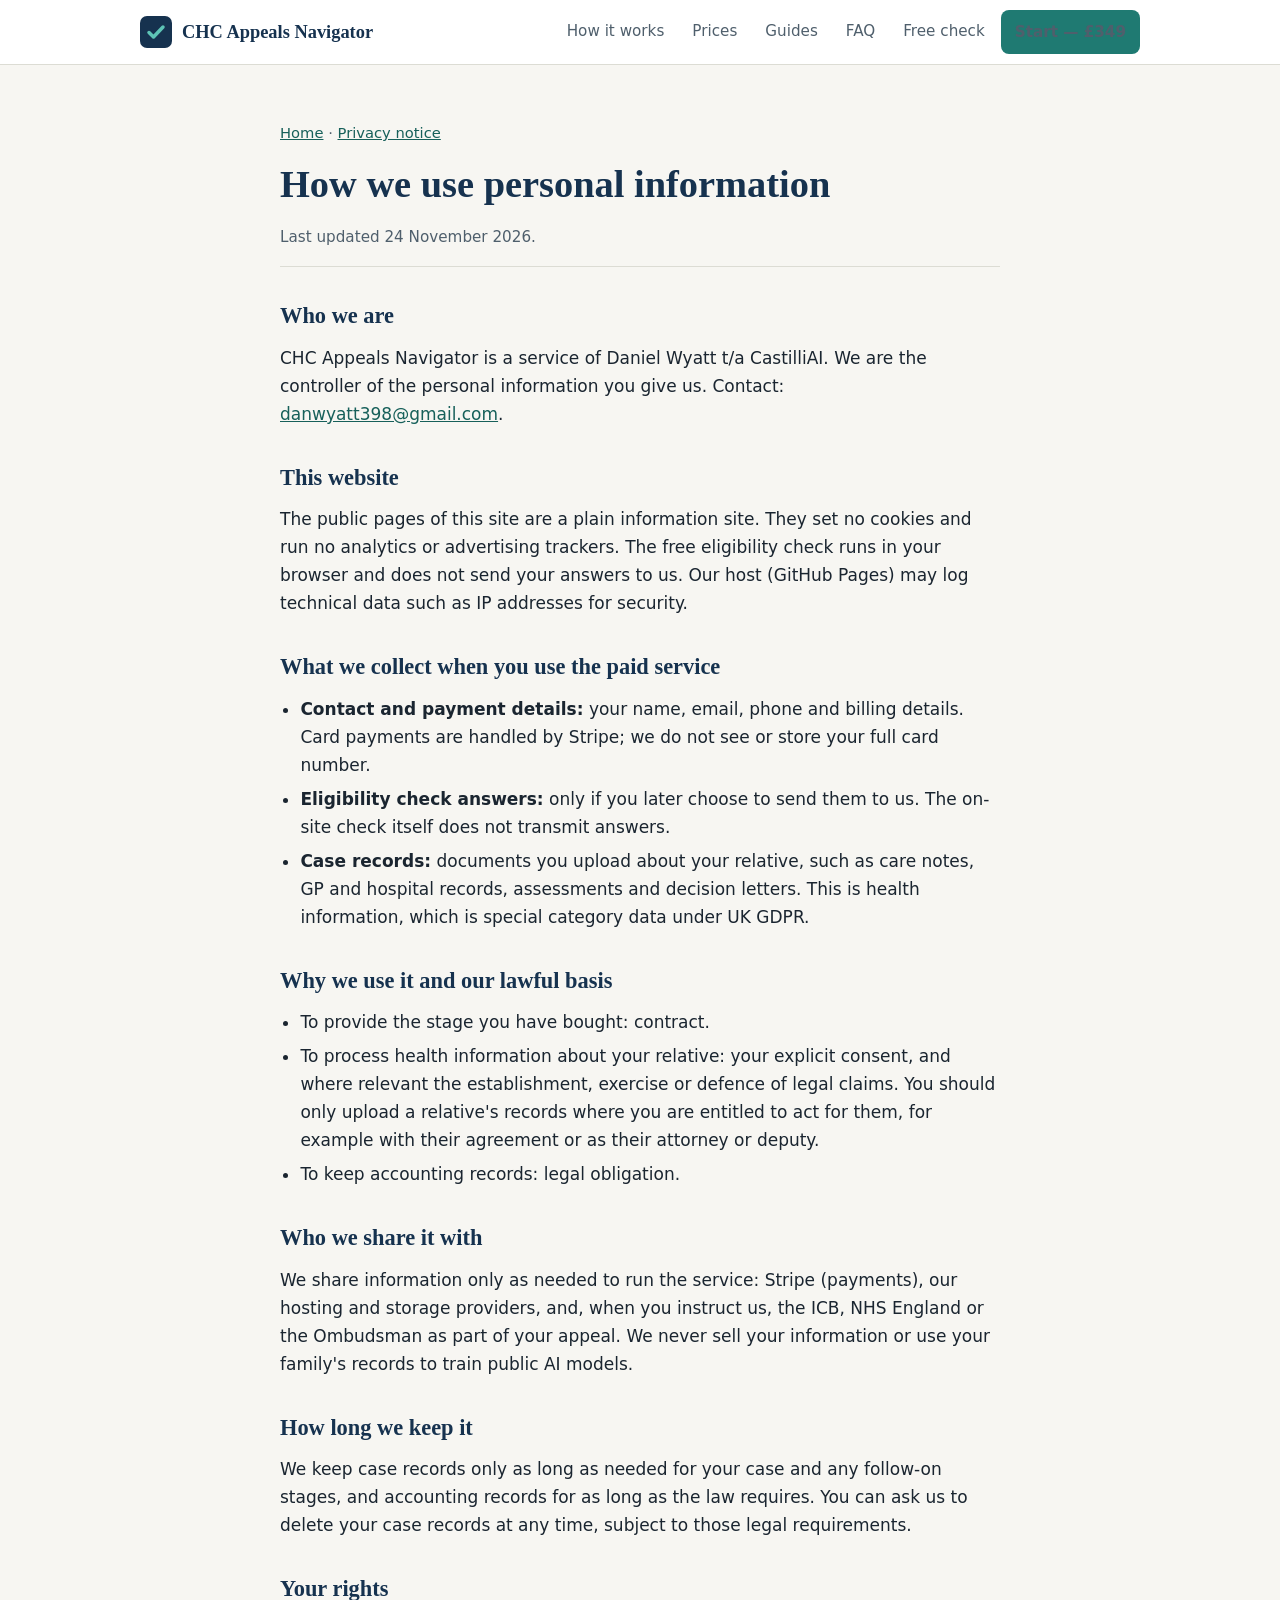
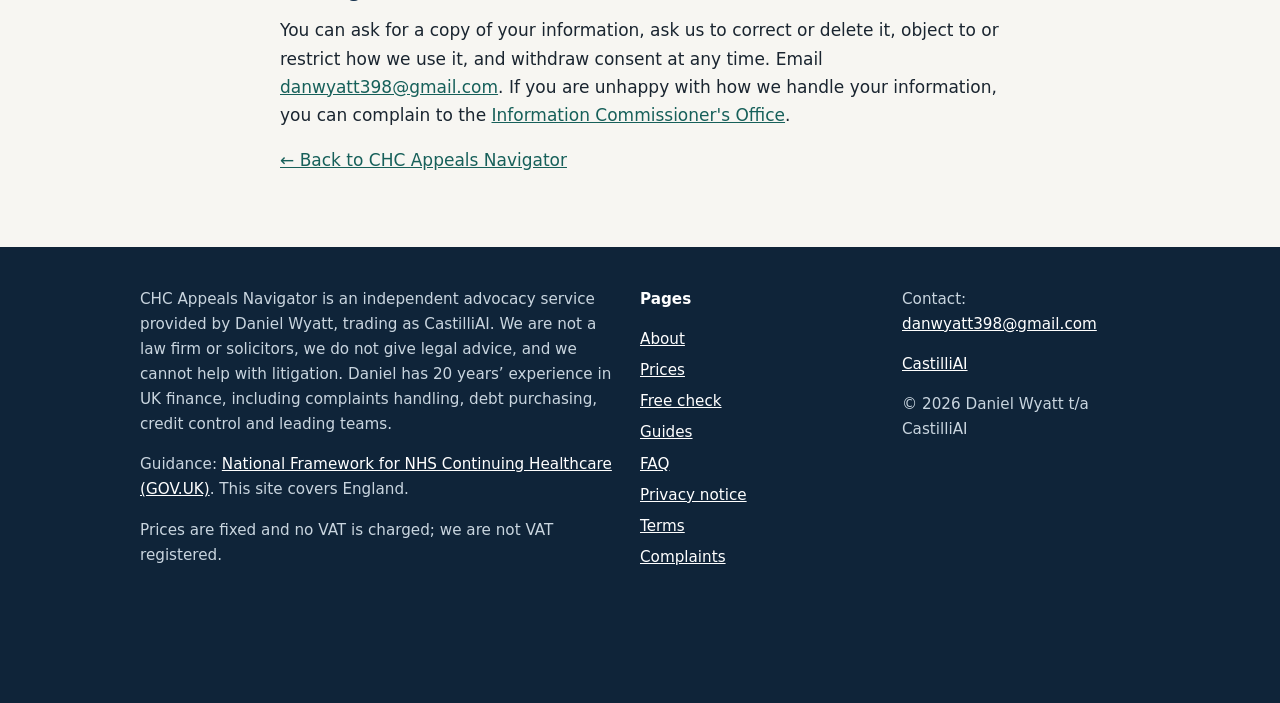
<file: privacy/index.html>
<!doctype html>
<html lang="en-GB">
<head>
<meta charset="utf-8">
<meta name="viewport" content="width=device-width,initial-scale=1">
<title>How we use personal information at CHC Appeals Navigator</title>
<meta name="description" content="How CHC Appeals Navigator (Daniel Wyatt t/a CastilliAI) uses personal and health information, and how to ask us to delete records.">
<link rel="canonical" href="https://chc.castilliai.com/privacy/">
<link rel="icon" href="/favicon.svg" type="image/svg+xml">
<link rel="apple-touch-icon" href="/apple-touch-icon.png">
<meta name="theme-color" content="#16324f">
<meta name="author" content="Daniel Wyatt">
<meta property="og:type" content="website">
<meta property="og:site_name" content="CHC Appeals Navigator">
<meta property="og:title" content="How we use personal information at CHC Appeals Navigator">
<meta property="og:description" content="How CHC Appeals Navigator (Daniel Wyatt t/a CastilliAI) uses personal and health information, and how to ask us to delete records.">
<meta property="og:url" content="https://chc.castilliai.com/privacy/">
<meta property="og:image" content="https://chc.castilliai.com/og.png">
<meta property="og:image:width" content="1200">
<meta property="og:image:height" content="630">
<meta property="og:locale" content="en_GB">
<meta name="twitter:card" content="summary_large_image">
<meta name="twitter:title" content="How we use personal information at CHC Appeals Navigator">
<meta name="twitter:description" content="How CHC Appeals Navigator (Daniel Wyatt t/a CastilliAI) uses personal and health information, and how to ask us to delete records.">
<meta name="twitter:image" content="https://chc.castilliai.com/og.png">
<link rel="stylesheet" href="/styles.css">
<script type="application/ld+json">{"@context": "https://schema.org", "@graph": [{"@type": "Organization", "@id": "https://chc.castilliai.com/#organization", "name": "CHC Appeals Navigator", "legalName": "Daniel Wyatt t/a CastilliAI", "url": "https://chc.castilliai.com/", "founder": {"@type": "Person", "name": "Daniel Wyatt", "jobTitle": "Founder"}, "parentOrganization": {"@type": "Organization", "name": "CastilliAI", "url": "https://www.castilliai.com/"}, "areaServed": {"@type": "Country", "name": "United Kingdom"}}, {"@type": "ProfessionalService", "@id": "https://chc.castilliai.com/#service", "name": "CHC Appeals Navigator", "url": "https://chc.castilliai.com/", "image": "https://chc.castilliai.com/og.png", "serviceType": "NHS Continuing Healthcare appeal preparation and advocacy", "provider": {"@id": "https://chc.castilliai.com/#organization"}, "areaServed": {"@type": "Country", "name": "United Kingdom"}, "description": "Independent advocacy (not a law firm) helping families prepare NHS Continuing Healthcare funding appeals. Pay per stage.", "offers": [{"@type": "Offer", "name": "Stage 0 — Free eligibility check", "price": "0", "priceCurrency": "GBP"}, {"@type": "Offer", "name": "Stage 1 — Evidence review, report and Yes/No/Maybe verdict", "price": "349", "priceCurrency": "GBP", "url": "https://buy.stripe.com/6oUeVe2Nia6Y5pDbPFa3u0b"}, {"@type": "Offer", "name": "Stage 2 — Local resolution appeal pack", "price": "799", "priceCurrency": "GBP", "url": "https://buy.stripe.com/4gM9ATgBCeMZ2H64ti0ZW02"}, {"@type": "Offer", "name": "Stage 3 — Independent review panel submission and hearing preparation", "price": "1499", "priceCurrency": "GBP"}, {"@type": "Offer", "name": "Stage 4 — Ombudsman complaint (optional add-on)", "price": "399", "priceCurrency": "GBP"}, {"@type": "Offer", "name": "Stage 5 — Retrospective review of past care fees (plus 8% of recovery)", "price": "1499", "priceCurrency": "GBP"}]}, {"@type": "WebSite", "@id": "https://chc.castilliai.com/#website", "url": "https://chc.castilliai.com/", "name": "CHC Appeals Navigator", "publisher": {"@id": "https://chc.castilliai.com/#organization"}, "inLanguage": "en-GB"}]}</script>

</head>
<body>
<a class="skip" href="#main">Skip to content</a>
<header class="top"><div class="wrap"><a class="brand" href="/"><img src="/favicon.svg" alt="" width="32" height="32">CHC Appeals Navigator</a>
  <nav class="main" aria-label="Main"><a href="/how-it-works/">How it works</a>
   <a href="/pricing/">Prices</a>
   <a href="/guides/">Guides</a>
   <a href="/faq/">FAQ</a>
   <a href="/eligibility/">Free check</a>
   <a class="btn btn-primary btn-sm" href="https://buy.stripe.com/6oUeVe2Nia6Y5pDbPFa3u0b">Start — £349</a>
  </nav>
  <details class="menu">
   <summary><span class="sr">Open</span></summary>
   <nav aria-label="Mobile"><a href="/how-it-works/">How it works</a>
    <a href="/pricing/">Prices</a>
    <a href="/guides/">Guides</a>
    <a href="/faq/">FAQ</a>
    <a href="/eligibility/">Free check</a>
    <a href="/about/">About</a>
    <a href="https://buy.stripe.com/6oUeVe2Nia6Y5pDbPFa3u0b">Start — £349</a></nav>
  </details>
</div></header>
<main id="main">
<section class="legal">
 <div class="wrap prose">
  <p class="crumb"><a href="/">Home</a> · <a href="/privacy/">Privacy notice</a></p>
  <h1>How we use personal information</h1>
  <p class="byline">Last updated 24 November 2026.</p>
  <h2>Who we are</h2>
  <p>CHC Appeals Navigator is a service of Daniel Wyatt t/a CastilliAI. We are the controller of the personal information you give us. Contact: <a href="mailto:danwyatt398@gmail.com">danwyatt398@gmail.com</a>.</p>
  <h2>This website</h2>
  <p>The public pages of this site are a plain information site. They set no cookies and run no analytics or advertising trackers. The free eligibility check runs in your browser and does not send your answers to us. Our host (GitHub Pages) may log technical data such as IP addresses for security.</p>
  <h2>What we collect when you use the paid service</h2>
  <ul>
   <li><strong>Contact and payment details:</strong> your name, email, phone and billing details. Card payments are handled by Stripe; we do not see or store your full card number.</li>
   <li><strong>Eligibility check answers:</strong> only if you later choose to send them to us. The on-site check itself does not transmit answers.</li>
   <li><strong>Case records:</strong> documents you upload about your relative, such as care notes, GP and hospital records, assessments and decision letters. This is health information, which is special category data under UK GDPR.</li>
  </ul>
  <h2>Why we use it and our lawful basis</h2>
  <ul>
   <li>To provide the stage you have bought: contract.</li>
   <li>To process health information about your relative: your explicit consent, and where relevant the establishment, exercise or defence of legal claims. You should only upload a relative's records where you are entitled to act for them, for example with their agreement or as their attorney or deputy.</li>
   <li>To keep accounting records: legal obligation.</li>
  </ul>
  <h2>Who we share it with</h2>
  <p>We share information only as needed to run the service: Stripe (payments), our hosting and storage providers, and, when you instruct us, the ICB, NHS England or the Ombudsman as part of your appeal. We never sell your information or use your family's records to train public AI models.</p>
  <h2>How long we keep it</h2>
  <p>We keep case records only as long as needed for your case and any follow-on stages, and accounting records for as long as the law requires. You can ask us to delete your case records at any time, subject to those legal requirements.</p>
  <h2>Your rights</h2>
  <p>You can ask for a copy of your information, ask us to correct or delete it, object to or restrict how we use it, and withdraw consent at any time. Email <a href="mailto:danwyatt398@gmail.com">danwyatt398@gmail.com</a>. If you are unhappy with how we handle your information, you can complain to the <a href="https://ico.org.uk/make-a-complaint/">Information Commissioner's Office</a>.</p>
  <p><a href="/">← Back to CHC Appeals Navigator</a></p>
 </div>
</section>
</main>
<footer>
 <div class="wrap cols">
  <div>
   <p>CHC Appeals Navigator is an independent advocacy service provided by Daniel Wyatt, trading as CastilliAI. We are not a law firm or solicitors, we do not give legal advice, and we cannot help with litigation. Daniel has 20 years’ experience in UK finance, including complaints handling, debt purchasing, credit control and leading teams.</p>
   <p>Guidance: <a href="https://www.gov.uk/government/publications/national-framework-for-nhs-continuing-healthcare-and-nhs-funded-nursing-care">National Framework for NHS Continuing Healthcare (GOV.UK)</a>. This site covers England.</p>
   <p>Prices are fixed and no VAT is charged; we are not VAT registered.</p>
  </div>
  <div>
   <p><strong style="color:#fff">Pages</strong></p>
   <ul>
    <li><a href="/about/">About</a></li>
    <li><a href="/pricing/">Prices</a></li>
    <li><a href="/eligibility/">Free check</a></li>
    <li><a href="/guides/">Guides</a></li>
    <li><a href="/faq/">FAQ</a></li>
    <li><a href="/privacy/">Privacy notice</a></li>
    <li><a href="/terms/">Terms</a></li>
    <li><a href="/complaints/">Complaints</a></li>
   </ul>
  </div>
  <div>
   <p>Contact: <a href="mailto:danwyatt398@gmail.com">danwyatt398@gmail.com</a></p>
   <p><a href="https://www.castilliai.com/">CastilliAI</a></p>
   <p>© 2026 Daniel Wyatt t/a CastilliAI</p>
  </div>
 </div>
</footer>
<div class="sticky" role="region" aria-label="Quick actions">
 <a class="btn btn-primary" href="https://buy.stripe.com/6oUeVe2Nia6Y5pDbPFa3u0b">Start — £349</a>
 <a class="btn btn-secondary" href="/eligibility/">Free check</a>
</div>
</body>
</html>
</file>
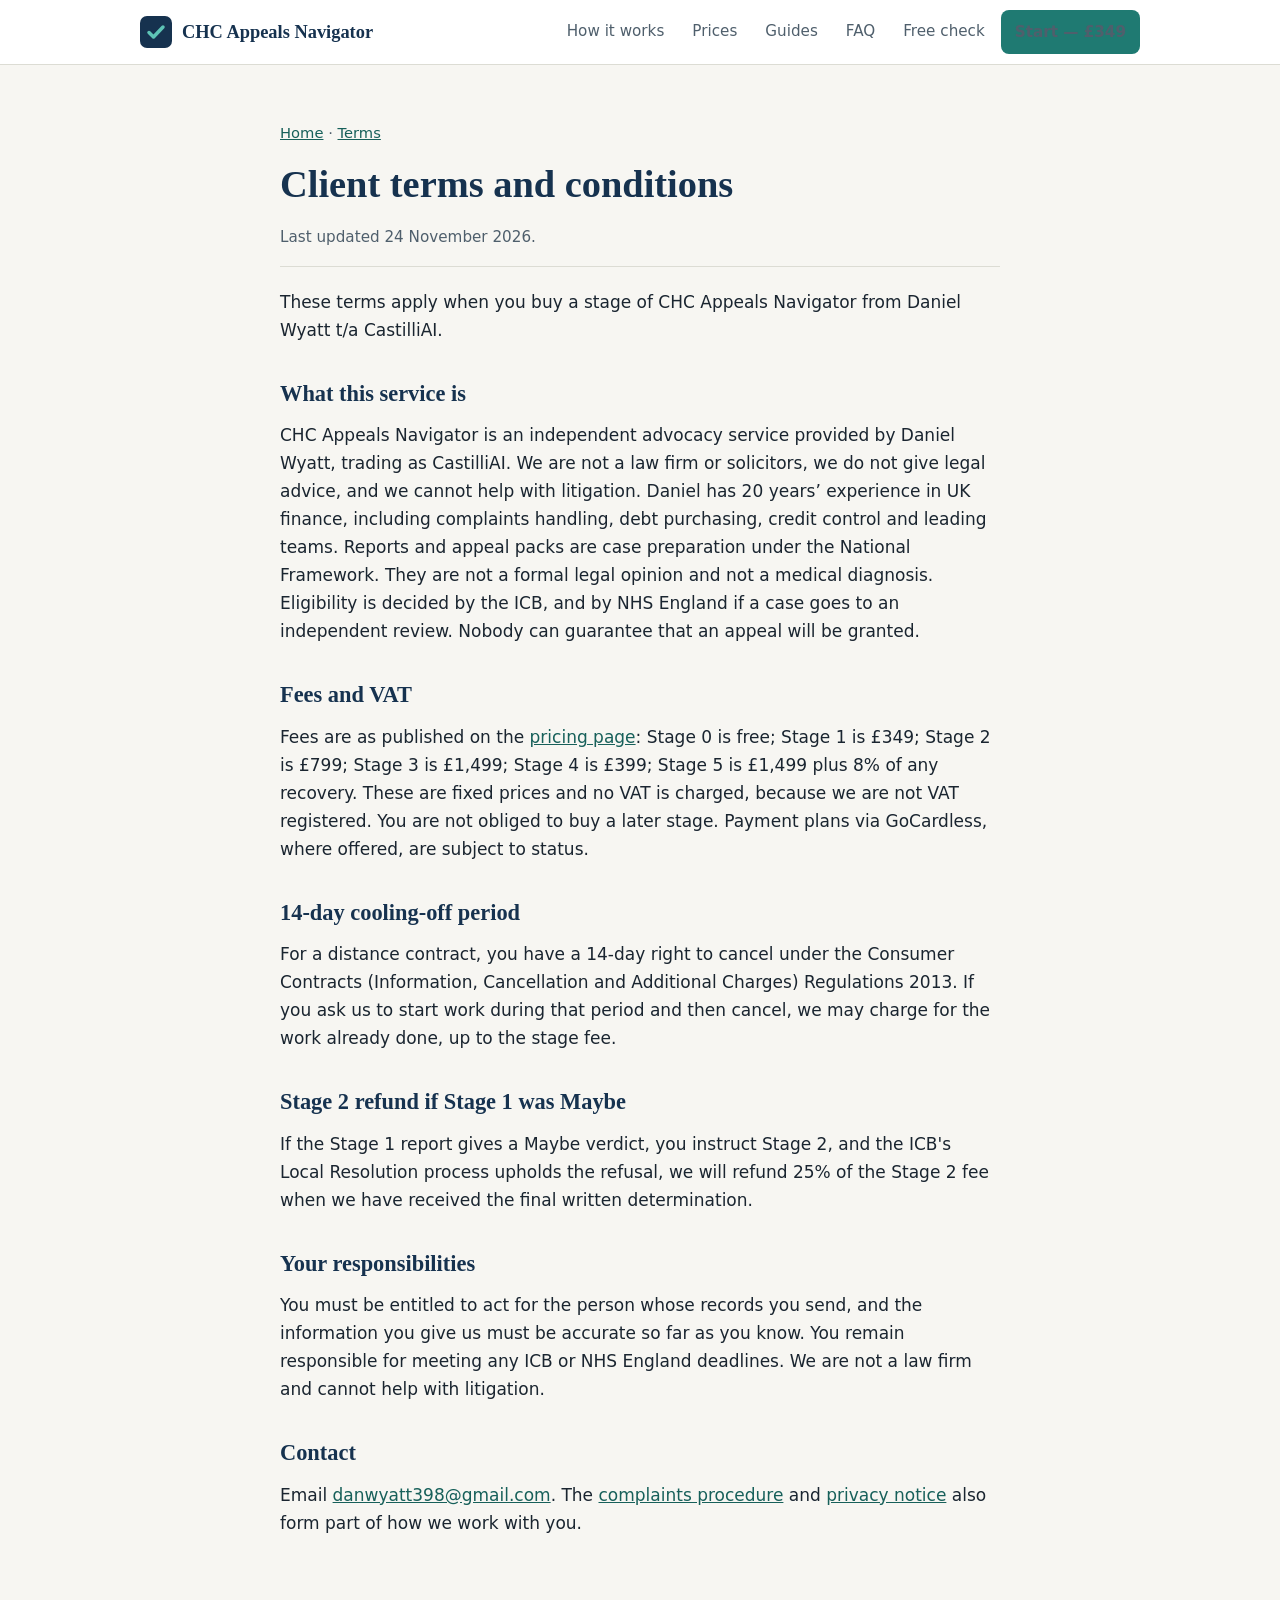
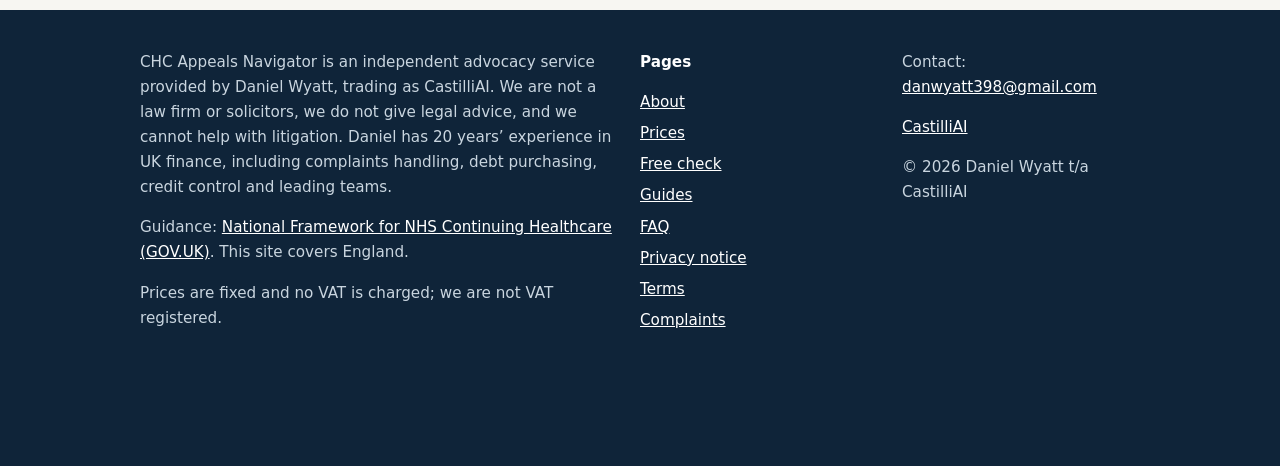
<file: terms/index.html>
<!doctype html>
<html lang="en-GB">
<head>
<meta charset="utf-8">
<meta name="viewport" content="width=device-width,initial-scale=1">
<title>Client terms and conditions for CHC Appeals Navigator work</title>
<meta name="description" content="The terms on which Daniel Wyatt t/a CastilliAI provides CHC Appeals Navigator services, including fees, refunds and cancellation.">
<link rel="canonical" href="https://chc.castilliai.com/terms/">
<link rel="icon" href="/favicon.svg" type="image/svg+xml">
<link rel="apple-touch-icon" href="/apple-touch-icon.png">
<meta name="theme-color" content="#16324f">
<meta name="author" content="Daniel Wyatt">
<meta property="og:type" content="website">
<meta property="og:site_name" content="CHC Appeals Navigator">
<meta property="og:title" content="Client terms and conditions for CHC Appeals Navigator work">
<meta property="og:description" content="The terms on which Daniel Wyatt t/a CastilliAI provides CHC Appeals Navigator services, including fees, refunds and cancellation.">
<meta property="og:url" content="https://chc.castilliai.com/terms/">
<meta property="og:image" content="https://chc.castilliai.com/og.png">
<meta property="og:image:width" content="1200">
<meta property="og:image:height" content="630">
<meta property="og:locale" content="en_GB">
<meta name="twitter:card" content="summary_large_image">
<meta name="twitter:title" content="Client terms and conditions for CHC Appeals Navigator work">
<meta name="twitter:description" content="The terms on which Daniel Wyatt t/a CastilliAI provides CHC Appeals Navigator services, including fees, refunds and cancellation.">
<meta name="twitter:image" content="https://chc.castilliai.com/og.png">
<link rel="stylesheet" href="/styles.css">
<script type="application/ld+json">{"@context": "https://schema.org", "@graph": [{"@type": "Organization", "@id": "https://chc.castilliai.com/#organization", "name": "CHC Appeals Navigator", "legalName": "Daniel Wyatt t/a CastilliAI", "url": "https://chc.castilliai.com/", "founder": {"@type": "Person", "name": "Daniel Wyatt", "jobTitle": "Founder"}, "parentOrganization": {"@type": "Organization", "name": "CastilliAI", "url": "https://www.castilliai.com/"}, "areaServed": {"@type": "Country", "name": "United Kingdom"}}, {"@type": "ProfessionalService", "@id": "https://chc.castilliai.com/#service", "name": "CHC Appeals Navigator", "url": "https://chc.castilliai.com/", "image": "https://chc.castilliai.com/og.png", "serviceType": "NHS Continuing Healthcare appeal preparation and advocacy", "provider": {"@id": "https://chc.castilliai.com/#organization"}, "areaServed": {"@type": "Country", "name": "United Kingdom"}, "description": "Independent advocacy (not a law firm) helping families prepare NHS Continuing Healthcare funding appeals. Pay per stage.", "offers": [{"@type": "Offer", "name": "Stage 0 — Free eligibility check", "price": "0", "priceCurrency": "GBP"}, {"@type": "Offer", "name": "Stage 1 — Evidence review, report and Yes/No/Maybe verdict", "price": "349", "priceCurrency": "GBP", "url": "https://buy.stripe.com/6oUeVe2Nia6Y5pDbPFa3u0b"}, {"@type": "Offer", "name": "Stage 2 — Local resolution appeal pack", "price": "799", "priceCurrency": "GBP", "url": "https://buy.stripe.com/4gM9ATgBCeMZ2H64ti0ZW02"}, {"@type": "Offer", "name": "Stage 3 — Independent review panel submission and hearing preparation", "price": "1499", "priceCurrency": "GBP"}, {"@type": "Offer", "name": "Stage 4 — Ombudsman complaint (optional add-on)", "price": "399", "priceCurrency": "GBP"}, {"@type": "Offer", "name": "Stage 5 — Retrospective review of past care fees (plus 8% of recovery)", "price": "1499", "priceCurrency": "GBP"}]}, {"@type": "WebSite", "@id": "https://chc.castilliai.com/#website", "url": "https://chc.castilliai.com/", "name": "CHC Appeals Navigator", "publisher": {"@id": "https://chc.castilliai.com/#organization"}, "inLanguage": "en-GB"}]}</script>

</head>
<body>
<a class="skip" href="#main">Skip to content</a>
<header class="top"><div class="wrap"><a class="brand" href="/"><img src="/favicon.svg" alt="" width="32" height="32">CHC Appeals Navigator</a>
  <nav class="main" aria-label="Main"><a href="/how-it-works/">How it works</a>
   <a href="/pricing/">Prices</a>
   <a href="/guides/">Guides</a>
   <a href="/faq/">FAQ</a>
   <a href="/eligibility/">Free check</a>
   <a class="btn btn-primary btn-sm" href="https://buy.stripe.com/6oUeVe2Nia6Y5pDbPFa3u0b">Start — £349</a>
  </nav>
  <details class="menu">
   <summary><span class="sr">Open</span></summary>
   <nav aria-label="Mobile"><a href="/how-it-works/">How it works</a>
    <a href="/pricing/">Prices</a>
    <a href="/guides/">Guides</a>
    <a href="/faq/">FAQ</a>
    <a href="/eligibility/">Free check</a>
    <a href="/about/">About</a>
    <a href="https://buy.stripe.com/6oUeVe2Nia6Y5pDbPFa3u0b">Start — £349</a></nav>
  </details>
</div></header>
<main id="main">
<section class="legal">
 <div class="wrap prose">
  <p class="crumb"><a href="/">Home</a> · <a href="/terms/">Terms</a></p>
  <h1>Client terms and conditions</h1>
  <p class="byline">Last updated 24 November 2026.</p>
  <p>These terms apply when you buy a stage of CHC Appeals Navigator from Daniel Wyatt t/a CastilliAI.</p>
  <h2>What this service is</h2>
  <p>CHC Appeals Navigator is an independent advocacy service provided by Daniel Wyatt, trading as CastilliAI. We are not a law firm or solicitors, we do not give legal advice, and we cannot help with litigation. Daniel has 20 years’ experience in UK finance, including complaints handling, debt purchasing, credit control and leading teams. Reports and appeal packs are case preparation under the National Framework. They are not a formal legal opinion and not a medical diagnosis. Eligibility is decided by the ICB, and by NHS England if a case goes to an independent review. Nobody can guarantee that an appeal will be granted.</p>
  <h2>Fees and VAT</h2>
  <p>Fees are as published on the <a href="/pricing/">pricing page</a>: Stage 0 is free; Stage 1 is £349; Stage 2 is £799; Stage 3 is £1,499; Stage 4 is £399; Stage 5 is £1,499 plus 8% of any recovery. These are fixed prices and no VAT is charged, because we are not VAT registered. You are not obliged to buy a later stage. Payment plans via GoCardless, where offered, are subject to status.</p>
  <h2>14-day cooling-off period</h2>
  <p>For a distance contract, you have a 14-day right to cancel under the Consumer Contracts (Information, Cancellation and Additional Charges) Regulations 2013. If you ask us to start work during that period and then cancel, we may charge for the work already done, up to the stage fee.</p>
  <h2>Stage 2 refund if Stage 1 was Maybe</h2>
  <p>If the Stage 1 report gives a Maybe verdict, you instruct Stage 2, and the ICB's Local Resolution process upholds the refusal, we will refund 25% of the Stage 2 fee when we have received the final written determination.</p>
  <h2>Your responsibilities</h2>
  <p>You must be entitled to act for the person whose records you send, and the information you give us must be accurate so far as you know. You remain responsible for meeting any ICB or NHS England deadlines. We are not a law firm and cannot help with litigation.</p>
  <h2>Contact</h2>
  <p>Email <a href="mailto:danwyatt398@gmail.com">danwyatt398@gmail.com</a>. The <a href="/complaints/">complaints procedure</a> and <a href="/privacy/">privacy notice</a> also form part of how we work with you.</p>
 </div>
</section>
</main>
<footer>
 <div class="wrap cols">
  <div>
   <p>CHC Appeals Navigator is an independent advocacy service provided by Daniel Wyatt, trading as CastilliAI. We are not a law firm or solicitors, we do not give legal advice, and we cannot help with litigation. Daniel has 20 years’ experience in UK finance, including complaints handling, debt purchasing, credit control and leading teams.</p>
   <p>Guidance: <a href="https://www.gov.uk/government/publications/national-framework-for-nhs-continuing-healthcare-and-nhs-funded-nursing-care">National Framework for NHS Continuing Healthcare (GOV.UK)</a>. This site covers England.</p>
   <p>Prices are fixed and no VAT is charged; we are not VAT registered.</p>
  </div>
  <div>
   <p><strong style="color:#fff">Pages</strong></p>
   <ul>
    <li><a href="/about/">About</a></li>
    <li><a href="/pricing/">Prices</a></li>
    <li><a href="/eligibility/">Free check</a></li>
    <li><a href="/guides/">Guides</a></li>
    <li><a href="/faq/">FAQ</a></li>
    <li><a href="/privacy/">Privacy notice</a></li>
    <li><a href="/terms/">Terms</a></li>
    <li><a href="/complaints/">Complaints</a></li>
   </ul>
  </div>
  <div>
   <p>Contact: <a href="mailto:danwyatt398@gmail.com">danwyatt398@gmail.com</a></p>
   <p><a href="https://www.castilliai.com/">CastilliAI</a></p>
   <p>© 2026 Daniel Wyatt t/a CastilliAI</p>
  </div>
 </div>
</footer>
<div class="sticky" role="region" aria-label="Quick actions">
 <a class="btn btn-primary" href="https://buy.stripe.com/6oUeVe2Nia6Y5pDbPFa3u0b">Start — £349</a>
 <a class="btn btn-secondary" href="/eligibility/">Free check</a>
</div>
</body>
</html>
</file>
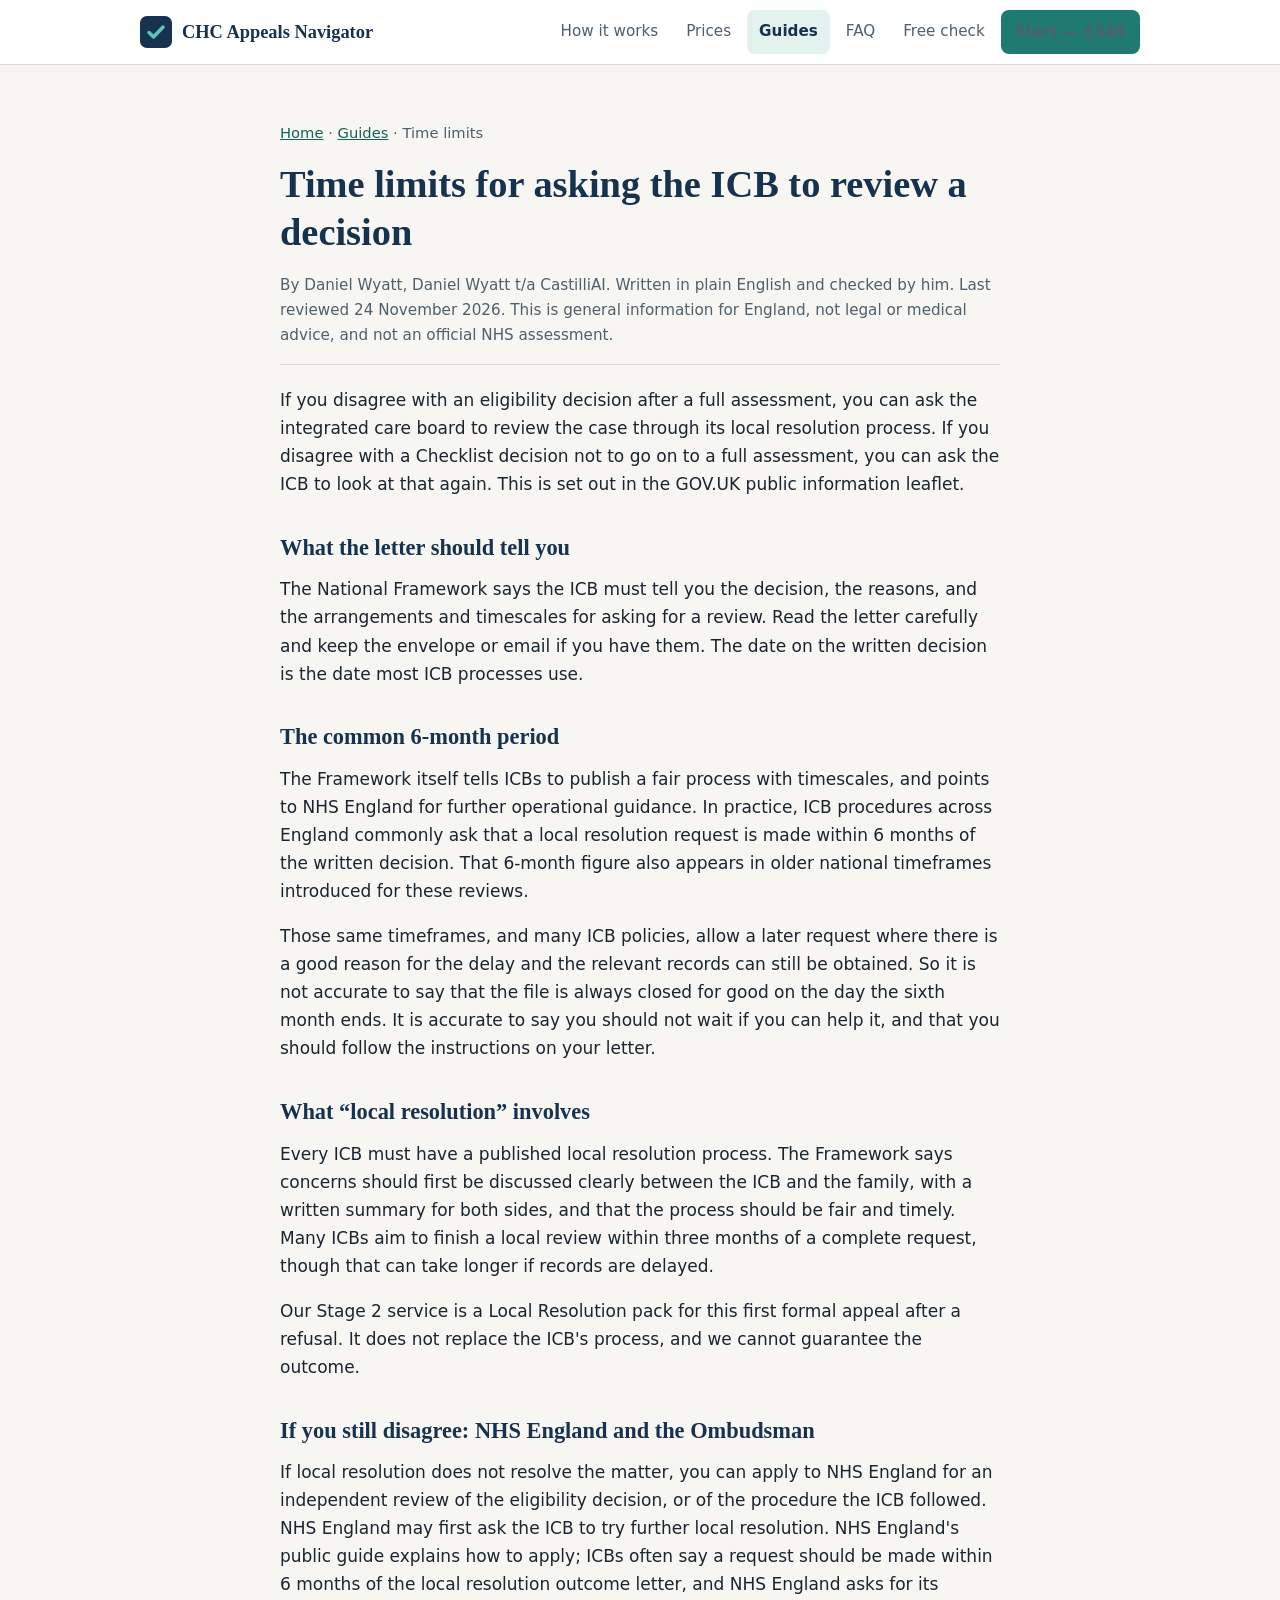
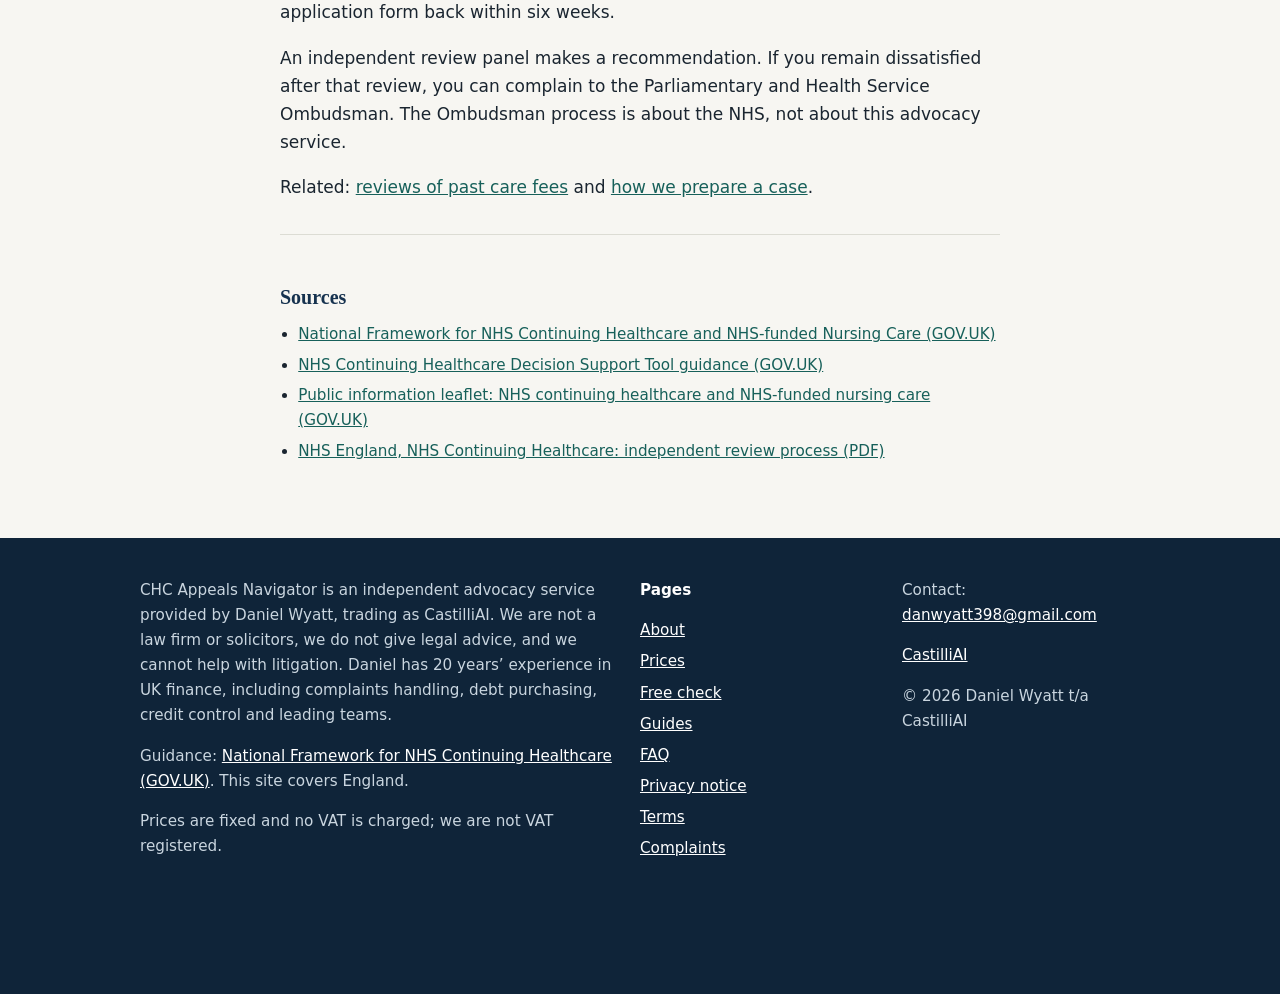
<file: guides/appeal-deadlines/index.html>
<!doctype html>
<html lang="en-GB">
<head>
<meta charset="utf-8">
<meta name="viewport" content="width=device-width,initial-scale=1">
<title>Time limits for asking the ICB to review a CHC decision</title>
<meta name="description" content="How to ask your ICB for a local resolution review, when NHS England can look at the case, and why you should not ignore the letter's dates.">
<link rel="canonical" href="https://chc.castilliai.com/guides/appeal-deadlines/">
<link rel="icon" href="/favicon.svg" type="image/svg+xml">
<link rel="apple-touch-icon" href="/apple-touch-icon.png">
<meta name="theme-color" content="#16324f">
<meta name="author" content="Daniel Wyatt">
<meta property="og:type" content="website">
<meta property="og:site_name" content="CHC Appeals Navigator">
<meta property="og:title" content="Time limits for asking the ICB to review a CHC decision">
<meta property="og:description" content="How to ask your ICB for a local resolution review, when NHS England can look at the case, and why you should not ignore the letter's dates.">
<meta property="og:url" content="https://chc.castilliai.com/guides/appeal-deadlines/">
<meta property="og:image" content="https://chc.castilliai.com/og.png">
<meta property="og:image:width" content="1200">
<meta property="og:image:height" content="630">
<meta property="og:locale" content="en_GB">
<meta name="twitter:card" content="summary_large_image">
<meta name="twitter:title" content="Time limits for asking the ICB to review a CHC decision">
<meta name="twitter:description" content="How to ask your ICB for a local resolution review, when NHS England can look at the case, and why you should not ignore the letter's dates.">
<meta name="twitter:image" content="https://chc.castilliai.com/og.png">
<link rel="stylesheet" href="/styles.css">
<script type="application/ld+json">{"@context": "https://schema.org", "@graph": [{"@type": "Organization", "@id": "https://chc.castilliai.com/#organization", "name": "CHC Appeals Navigator", "legalName": "Daniel Wyatt t/a CastilliAI", "url": "https://chc.castilliai.com/", "founder": {"@type": "Person", "name": "Daniel Wyatt", "jobTitle": "Founder"}, "parentOrganization": {"@type": "Organization", "name": "CastilliAI", "url": "https://www.castilliai.com/"}, "areaServed": {"@type": "Country", "name": "United Kingdom"}}, {"@type": "ProfessionalService", "@id": "https://chc.castilliai.com/#service", "name": "CHC Appeals Navigator", "url": "https://chc.castilliai.com/", "image": "https://chc.castilliai.com/og.png", "serviceType": "NHS Continuing Healthcare appeal preparation and advocacy", "provider": {"@id": "https://chc.castilliai.com/#organization"}, "areaServed": {"@type": "Country", "name": "United Kingdom"}, "description": "Independent advocacy (not a law firm) helping families prepare NHS Continuing Healthcare funding appeals. Pay per stage.", "offers": [{"@type": "Offer", "name": "Stage 0 — Free eligibility check", "price": "0", "priceCurrency": "GBP"}, {"@type": "Offer", "name": "Stage 1 — Evidence review, report and Yes/No/Maybe verdict", "price": "349", "priceCurrency": "GBP", "url": "https://buy.stripe.com/6oUeVe2Nia6Y5pDbPFa3u0b"}, {"@type": "Offer", "name": "Stage 2 — Local resolution appeal pack", "price": "799", "priceCurrency": "GBP", "url": "https://buy.stripe.com/4gM9ATgBCeMZ2H64ti0ZW02"}, {"@type": "Offer", "name": "Stage 3 — Independent review panel submission and hearing preparation", "price": "1499", "priceCurrency": "GBP"}, {"@type": "Offer", "name": "Stage 4 — Ombudsman complaint (optional add-on)", "price": "399", "priceCurrency": "GBP"}, {"@type": "Offer", "name": "Stage 5 — Retrospective review of past care fees (plus 8% of recovery)", "price": "1499", "priceCurrency": "GBP"}]}, {"@type": "WebSite", "@id": "https://chc.castilliai.com/#website", "url": "https://chc.castilliai.com/", "name": "CHC Appeals Navigator", "publisher": {"@id": "https://chc.castilliai.com/#organization"}, "inLanguage": "en-GB"}, {"@type": "Article", "headline": "Time limits for asking the ICB to review a CHC decision", "description": "How to ask your ICB for a local resolution review, when NHS England can look at the case, and why you should not ignore the letter's dates.", "dateModified": "2026-11-24", "author": {"@type": "Person", "name": "Daniel Wyatt"}, "publisher": {"@id": "https://chc.castilliai.com/#organization"}, "mainEntityOfPage": "https://chc.castilliai.com/guides/appeal-deadlines/", "inLanguage": "en-GB"}]}</script>

</head>
<body>
<a class="skip" href="#main">Skip to content</a>
<header class="top"><div class="wrap"><a class="brand" href="/"><img src="/favicon.svg" alt="" width="32" height="32">CHC Appeals Navigator</a>
  <nav class="main" aria-label="Main"><a href="/how-it-works/">How it works</a>
   <a href="/pricing/">Prices</a>
   <a href="/guides/" aria-current="page">Guides</a>
   <a href="/faq/">FAQ</a>
   <a href="/eligibility/">Free check</a>
   <a class="btn btn-primary btn-sm" href="https://buy.stripe.com/6oUeVe2Nia6Y5pDbPFa3u0b">Start — £349</a>
  </nav>
  <details class="menu">
   <summary><span class="sr">Open</span></summary>
   <nav aria-label="Mobile"><a href="/how-it-works/">How it works</a>
    <a href="/pricing/">Prices</a>
    <a href="/guides/" aria-current="page">Guides</a>
    <a href="/faq/">FAQ</a>
    <a href="/eligibility/">Free check</a>
    <a href="/about/">About</a>
    <a href="https://buy.stripe.com/6oUeVe2Nia6Y5pDbPFa3u0b">Start — £349</a></nav>
  </details>
</div></header>
<main id="main">
<section class="legal">
 <div class="wrap prose">
  <p class="crumb"><a href="/">Home</a> · <a href="/guides/">Guides</a> · Time limits</p>
  <h1>Time limits for asking the ICB to review a decision</h1>
  <p class="byline">By Daniel Wyatt, Daniel Wyatt t/a CastilliAI. Written in plain English and checked by him. Last reviewed 24 November 2026. This is general information for England, not legal or medical advice, and not an official NHS assessment.</p>
  <p>If you disagree with an eligibility decision after a full assessment, you can ask the integrated care board to review the case through its local resolution process. If you disagree with a Checklist decision not to go on to a full assessment, you can ask the ICB to look at that again. This is set out in the GOV.UK public information leaflet.</p>
  <h2>What the letter should tell you</h2>
  <p>The National Framework says the ICB must tell you the decision, the reasons, and the arrangements and timescales for asking for a review. Read the letter carefully and keep the envelope or email if you have them. The date on the written decision is the date most ICB processes use.</p>
  <h2>The common 6-month period</h2>
  <p>The Framework itself tells ICBs to publish a fair process with timescales, and points to NHS England for further operational guidance. In practice, ICB procedures across England commonly ask that a local resolution request is made within 6 months of the written decision. That 6-month figure also appears in older national timeframes introduced for these reviews.</p>
  <p>Those same timeframes, and many ICB policies, allow a later request where there is a good reason for the delay and the relevant records can still be obtained. So it is not accurate to say that the file is always closed for good on the day the sixth month ends. It is accurate to say you should not wait if you can help it, and that you should follow the instructions on your letter.</p>
  <h2>What “local resolution” involves</h2>
  <p>Every ICB must have a published local resolution process. The Framework says concerns should first be discussed clearly between the ICB and the family, with a written summary for both sides, and that the process should be fair and timely. Many ICBs aim to finish a local review within three months of a complete request, though that can take longer if records are delayed.</p>
  <p>Our Stage 2 service is a Local Resolution pack for this first formal appeal after a refusal. It does not replace the ICB's process, and we cannot guarantee the outcome.</p>
  <h2>If you still disagree: NHS England and the Ombudsman</h2>
  <p>If local resolution does not resolve the matter, you can apply to NHS England for an independent review of the eligibility decision, or of the procedure the ICB followed. NHS England may first ask the ICB to try further local resolution. NHS England's public guide explains how to apply; ICBs often say a request should be made within 6 months of the local resolution outcome letter, and NHS England asks for its application form back within six weeks.</p>
  <p>An independent review panel makes a recommendation. If you remain dissatisfied after that review, you can complain to the Parliamentary and Health Service Ombudsman. The Ombudsman process is about the NHS, not about this advocacy service.</p>
  <p>Related: <a href="/guides/retrospective-claims/">reviews of past care fees</a> and <a href="/how-it-works/">how we prepare a case</a>.</p>
  <div class="sources"><h2>Sources</h2><ul>
  <li><a href="https://www.gov.uk/government/publications/national-framework-for-nhs-continuing-healthcare-and-nhs-funded-nursing-care">National Framework for NHS Continuing Healthcare and NHS-funded Nursing Care (GOV.UK)</a></li>
  <li><a href="https://www.gov.uk/government/publications/nhs-continuing-healthcare-decision-support-tool/nhs-continuing-healthcare-decision-support-tool-guidance">NHS Continuing Healthcare Decision Support Tool guidance (GOV.UK)</a></li>
  <li><a href="https://www.gov.uk/government/publications/nhs-continuing-healthcare-and-nhs-funded-nursing-care-public-information-leaflet/public-information-leaflet-nhs-continuing-healthcare-and-nhs-funded-nursing-care--2">Public information leaflet: NHS continuing healthcare and NHS-funded nursing care (GOV.UK)</a></li>
  <li><a href="https://www.england.nhs.uk/wp-content/uploads/2020/03/nhs-continuing-healthcare-independent-review-process.pdf">NHS England, NHS Continuing Healthcare: independent review process (PDF)</a></li>
 </ul></div>
 </div>
</section>
</main>
<footer>
 <div class="wrap cols">
  <div>
   <p>CHC Appeals Navigator is an independent advocacy service provided by Daniel Wyatt, trading as CastilliAI. We are not a law firm or solicitors, we do not give legal advice, and we cannot help with litigation. Daniel has 20 years’ experience in UK finance, including complaints handling, debt purchasing, credit control and leading teams.</p>
   <p>Guidance: <a href="https://www.gov.uk/government/publications/national-framework-for-nhs-continuing-healthcare-and-nhs-funded-nursing-care">National Framework for NHS Continuing Healthcare (GOV.UK)</a>. This site covers England.</p>
   <p>Prices are fixed and no VAT is charged; we are not VAT registered.</p>
  </div>
  <div>
   <p><strong style="color:#fff">Pages</strong></p>
   <ul>
    <li><a href="/about/">About</a></li>
    <li><a href="/pricing/">Prices</a></li>
    <li><a href="/eligibility/">Free check</a></li>
    <li><a href="/guides/">Guides</a></li>
    <li><a href="/faq/">FAQ</a></li>
    <li><a href="/privacy/">Privacy notice</a></li>
    <li><a href="/terms/">Terms</a></li>
    <li><a href="/complaints/">Complaints</a></li>
   </ul>
  </div>
  <div>
   <p>Contact: <a href="mailto:danwyatt398@gmail.com">danwyatt398@gmail.com</a></p>
   <p><a href="https://www.castilliai.com/">CastilliAI</a></p>
   <p>© 2026 Daniel Wyatt t/a CastilliAI</p>
  </div>
 </div>
</footer>
<div class="sticky" role="region" aria-label="Quick actions">
 <a class="btn btn-primary" href="https://buy.stripe.com/6oUeVe2Nia6Y5pDbPFa3u0b">Start — £349</a>
 <a class="btn btn-secondary" href="/eligibility/">Free check</a>
</div>
</body>
</html>
</file>
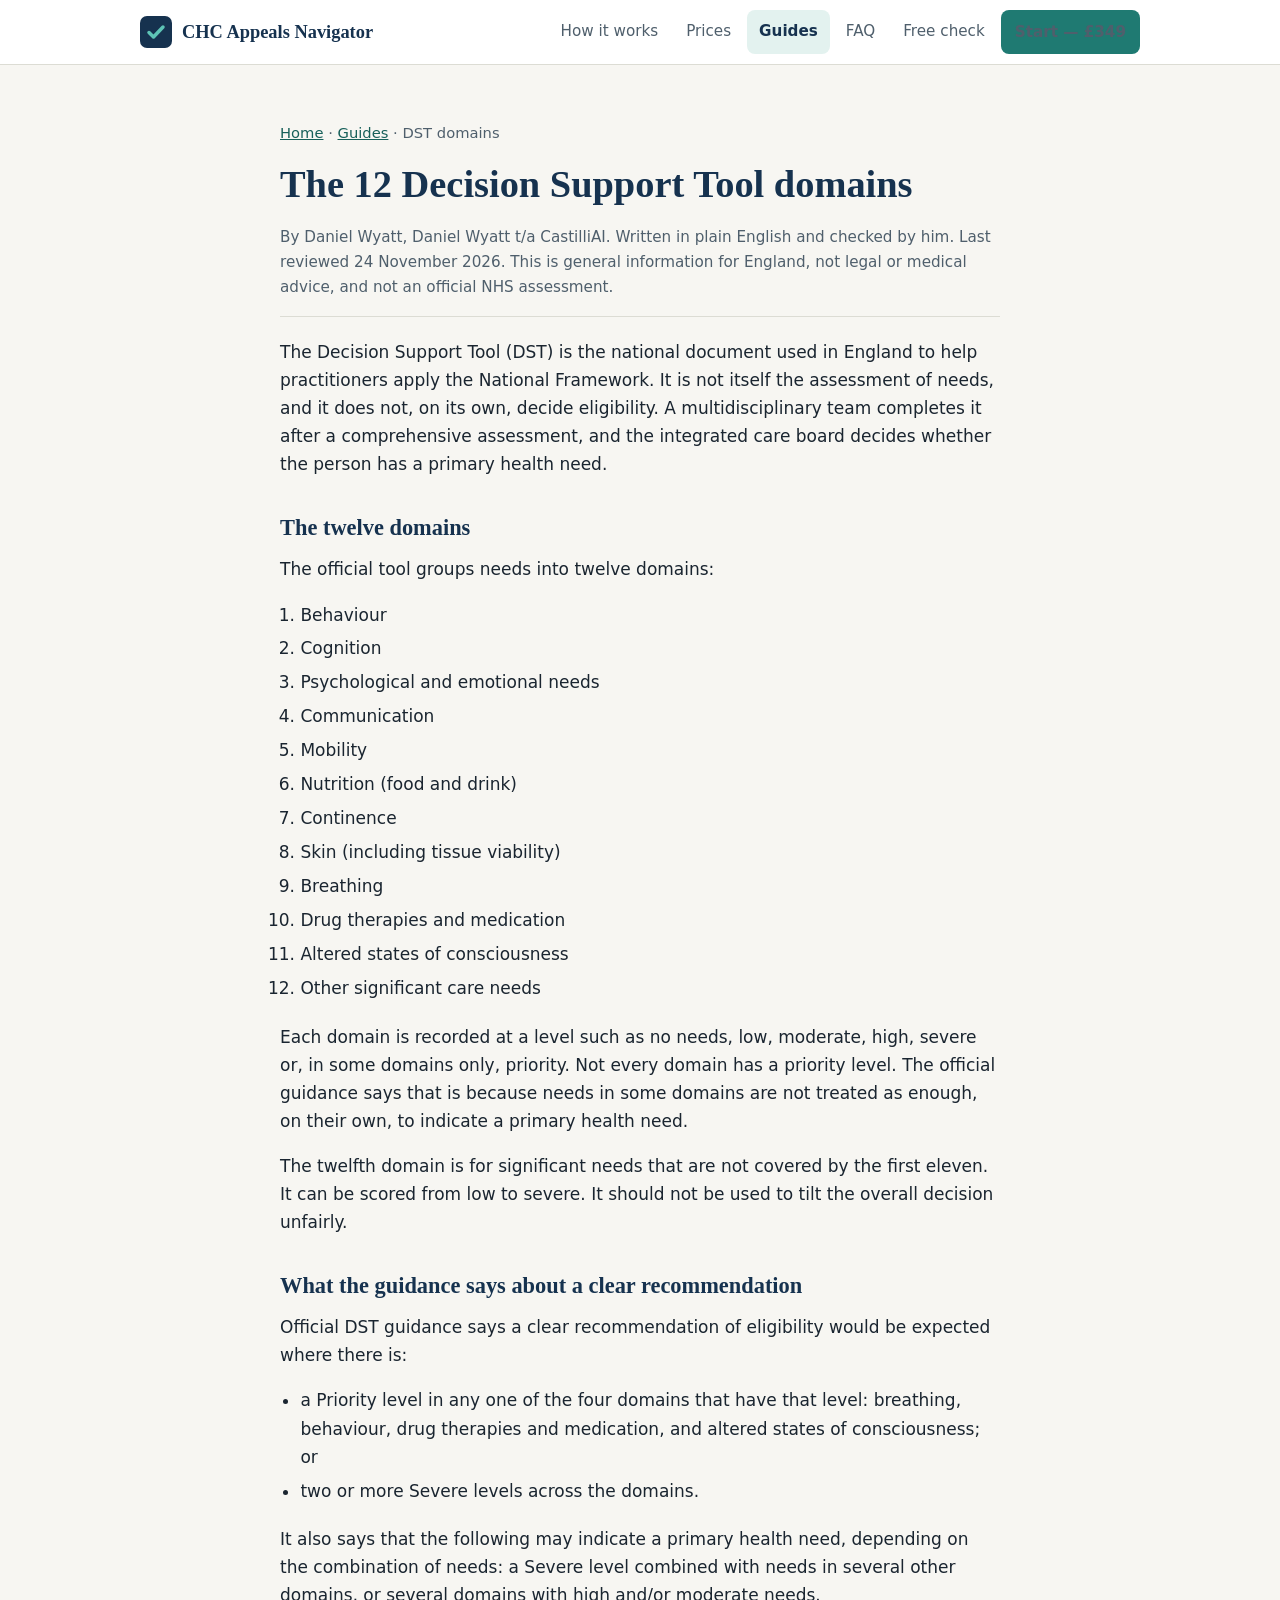
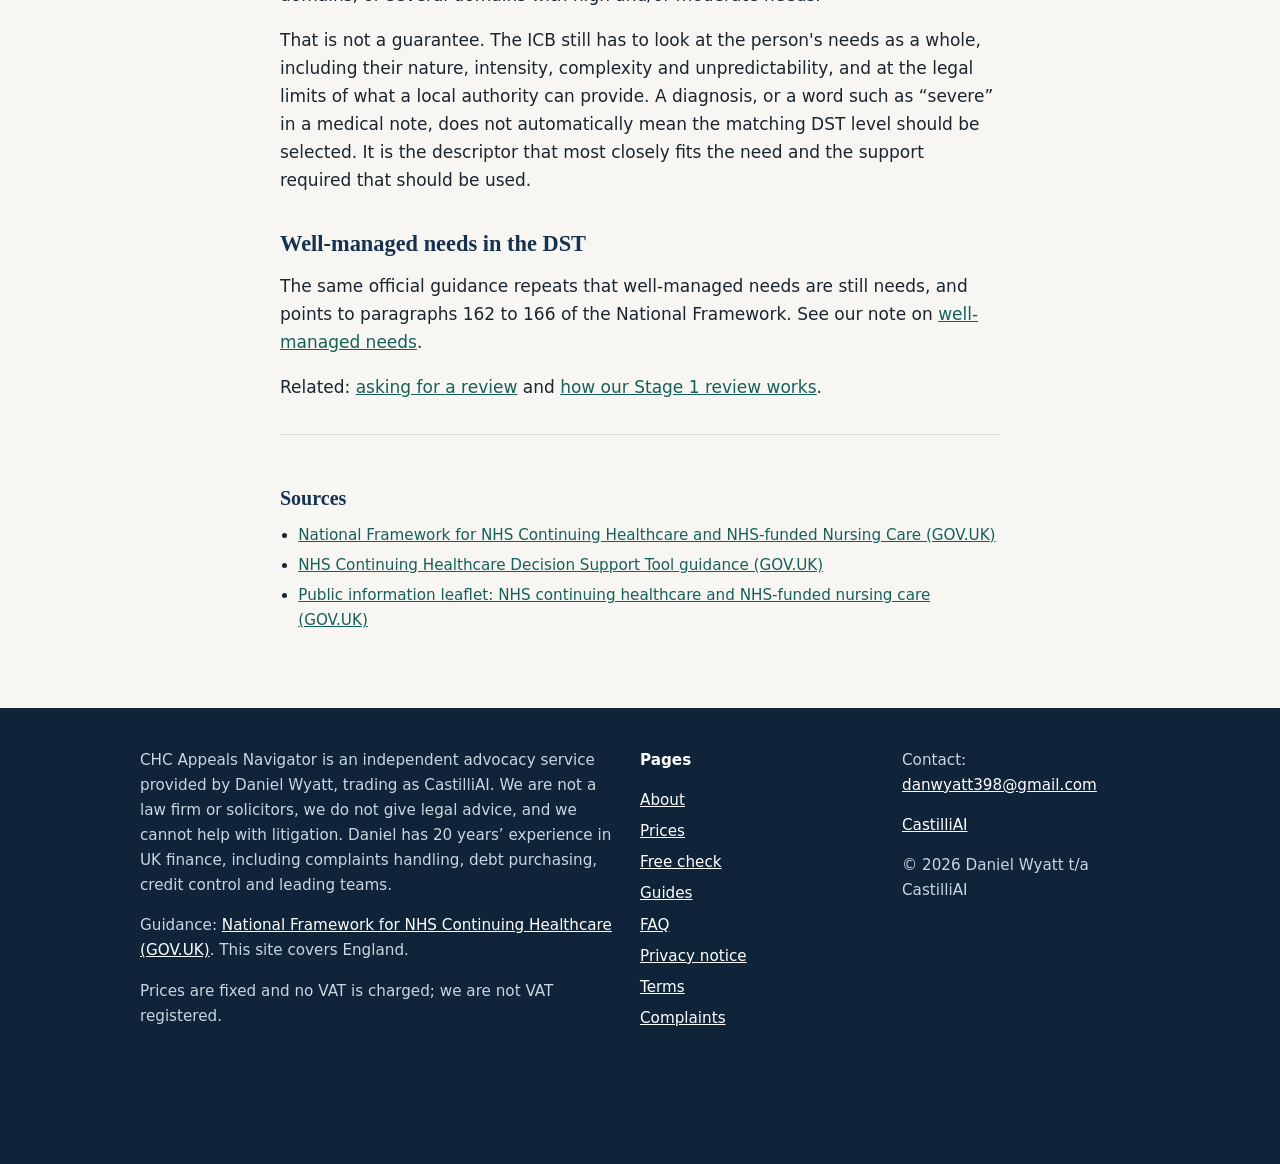
<file: guides/dst-domains/index.html>
<!doctype html>
<html lang="en-GB">
<head>
<meta charset="utf-8">
<meta name="viewport" content="width=device-width,initial-scale=1">
<title>Decision Support Tool domains for Continuing Healthcare</title>
<meta name="description" content="The 12 Decision Support Tool domains, how levels of need are recorded, and what the official guidance says about a primary health need.">
<link rel="canonical" href="https://chc.castilliai.com/guides/dst-domains/">
<link rel="icon" href="/favicon.svg" type="image/svg+xml">
<link rel="apple-touch-icon" href="/apple-touch-icon.png">
<meta name="theme-color" content="#16324f">
<meta name="author" content="Daniel Wyatt">
<meta property="og:type" content="website">
<meta property="og:site_name" content="CHC Appeals Navigator">
<meta property="og:title" content="Decision Support Tool domains for Continuing Healthcare">
<meta property="og:description" content="The 12 Decision Support Tool domains, how levels of need are recorded, and what the official guidance says about a primary health need.">
<meta property="og:url" content="https://chc.castilliai.com/guides/dst-domains/">
<meta property="og:image" content="https://chc.castilliai.com/og.png">
<meta property="og:image:width" content="1200">
<meta property="og:image:height" content="630">
<meta property="og:locale" content="en_GB">
<meta name="twitter:card" content="summary_large_image">
<meta name="twitter:title" content="Decision Support Tool domains for Continuing Healthcare">
<meta name="twitter:description" content="The 12 Decision Support Tool domains, how levels of need are recorded, and what the official guidance says about a primary health need.">
<meta name="twitter:image" content="https://chc.castilliai.com/og.png">
<link rel="stylesheet" href="/styles.css">
<script type="application/ld+json">{"@context": "https://schema.org", "@graph": [{"@type": "Organization", "@id": "https://chc.castilliai.com/#organization", "name": "CHC Appeals Navigator", "legalName": "Daniel Wyatt t/a CastilliAI", "url": "https://chc.castilliai.com/", "founder": {"@type": "Person", "name": "Daniel Wyatt", "jobTitle": "Founder"}, "parentOrganization": {"@type": "Organization", "name": "CastilliAI", "url": "https://www.castilliai.com/"}, "areaServed": {"@type": "Country", "name": "United Kingdom"}}, {"@type": "ProfessionalService", "@id": "https://chc.castilliai.com/#service", "name": "CHC Appeals Navigator", "url": "https://chc.castilliai.com/", "image": "https://chc.castilliai.com/og.png", "serviceType": "NHS Continuing Healthcare appeal preparation and advocacy", "provider": {"@id": "https://chc.castilliai.com/#organization"}, "areaServed": {"@type": "Country", "name": "United Kingdom"}, "description": "Independent advocacy (not a law firm) helping families prepare NHS Continuing Healthcare funding appeals. Pay per stage.", "offers": [{"@type": "Offer", "name": "Stage 0 — Free eligibility check", "price": "0", "priceCurrency": "GBP"}, {"@type": "Offer", "name": "Stage 1 — Evidence review, report and Yes/No/Maybe verdict", "price": "349", "priceCurrency": "GBP", "url": "https://buy.stripe.com/6oUeVe2Nia6Y5pDbPFa3u0b"}, {"@type": "Offer", "name": "Stage 2 — Local resolution appeal pack", "price": "799", "priceCurrency": "GBP", "url": "https://buy.stripe.com/4gM9ATgBCeMZ2H64ti0ZW02"}, {"@type": "Offer", "name": "Stage 3 — Independent review panel submission and hearing preparation", "price": "1499", "priceCurrency": "GBP"}, {"@type": "Offer", "name": "Stage 4 — Ombudsman complaint (optional add-on)", "price": "399", "priceCurrency": "GBP"}, {"@type": "Offer", "name": "Stage 5 — Retrospective review of past care fees (plus 8% of recovery)", "price": "1499", "priceCurrency": "GBP"}]}, {"@type": "WebSite", "@id": "https://chc.castilliai.com/#website", "url": "https://chc.castilliai.com/", "name": "CHC Appeals Navigator", "publisher": {"@id": "https://chc.castilliai.com/#organization"}, "inLanguage": "en-GB"}, {"@type": "Article", "headline": "Decision Support Tool domains for Continuing Healthcare", "description": "The 12 Decision Support Tool domains, how levels of need are recorded, and what the official guidance says about a primary health need.", "dateModified": "2026-11-24", "author": {"@type": "Person", "name": "Daniel Wyatt"}, "publisher": {"@id": "https://chc.castilliai.com/#organization"}, "mainEntityOfPage": "https://chc.castilliai.com/guides/dst-domains/", "inLanguage": "en-GB"}]}</script>

</head>
<body>
<a class="skip" href="#main">Skip to content</a>
<header class="top"><div class="wrap"><a class="brand" href="/"><img src="/favicon.svg" alt="" width="32" height="32">CHC Appeals Navigator</a>
  <nav class="main" aria-label="Main"><a href="/how-it-works/">How it works</a>
   <a href="/pricing/">Prices</a>
   <a href="/guides/" aria-current="page">Guides</a>
   <a href="/faq/">FAQ</a>
   <a href="/eligibility/">Free check</a>
   <a class="btn btn-primary btn-sm" href="https://buy.stripe.com/6oUeVe2Nia6Y5pDbPFa3u0b">Start — £349</a>
  </nav>
  <details class="menu">
   <summary><span class="sr">Open</span></summary>
   <nav aria-label="Mobile"><a href="/how-it-works/">How it works</a>
    <a href="/pricing/">Prices</a>
    <a href="/guides/" aria-current="page">Guides</a>
    <a href="/faq/">FAQ</a>
    <a href="/eligibility/">Free check</a>
    <a href="/about/">About</a>
    <a href="https://buy.stripe.com/6oUeVe2Nia6Y5pDbPFa3u0b">Start — £349</a></nav>
  </details>
</div></header>
<main id="main">
<section class="legal">
 <div class="wrap prose">
  <p class="crumb"><a href="/">Home</a> · <a href="/guides/">Guides</a> · DST domains</p>
  <h1>The 12 Decision Support Tool domains</h1>
  <p class="byline">By Daniel Wyatt, Daniel Wyatt t/a CastilliAI. Written in plain English and checked by him. Last reviewed 24 November 2026. This is general information for England, not legal or medical advice, and not an official NHS assessment.</p>
  <p>The Decision Support Tool (DST) is the national document used in England to help practitioners apply the National Framework. It is not itself the assessment of needs, and it does not, on its own, decide eligibility. A multidisciplinary team completes it after a comprehensive assessment, and the integrated care board decides whether the person has a primary health need.</p>
  <h2>The twelve domains</h2>
  <p>The official tool groups needs into twelve domains:</p>
  <ol>
   <li>Behaviour</li>
   <li>Cognition</li>
   <li>Psychological and emotional needs</li>
   <li>Communication</li>
   <li>Mobility</li>
   <li>Nutrition (food and drink)</li>
   <li>Continence</li>
   <li>Skin (including tissue viability)</li>
   <li>Breathing</li>
   <li>Drug therapies and medication</li>
   <li>Altered states of consciousness</li>
   <li>Other significant care needs</li>
  </ol>
  <p>Each domain is recorded at a level such as no needs, low, moderate, high, severe or, in some domains only, priority. Not every domain has a priority level. The official guidance says that is because needs in some domains are not treated as enough, on their own, to indicate a primary health need.</p>
  <p>The twelfth domain is for significant needs that are not covered by the first eleven. It can be scored from low to severe. It should not be used to tilt the overall decision unfairly.</p>
  <h2>What the guidance says about a clear recommendation</h2>
  <p>Official DST guidance says a clear recommendation of eligibility would be expected where there is:</p>
  <ul>
   <li>a Priority level in any one of the four domains that have that level: breathing, behaviour, drug therapies and medication, and altered states of consciousness; or</li>
   <li>two or more Severe levels across the domains.</li>
  </ul>
  <p>It also says that the following may indicate a primary health need, depending on the combination of needs: a Severe level combined with needs in several other domains, or several domains with high and/or moderate needs.</p>
  <p>That is not a guarantee. The ICB still has to look at the person's needs as a whole, including their nature, intensity, complexity and unpredictability, and at the legal limits of what a local authority can provide. A diagnosis, or a word such as “severe” in a medical note, does not automatically mean the matching DST level should be selected. It is the descriptor that most closely fits the need and the support required that should be used.</p>
  <h2>Well-managed needs in the DST</h2>
  <p>The same official guidance repeats that well-managed needs are still needs, and points to paragraphs 162 to 166 of the National Framework. See our note on <a href="/guides/well-managed-needs/">well-managed needs</a>.</p>
  <p>Related: <a href="/guides/appeal-deadlines/">asking for a review</a> and <a href="/how-it-works/">how our Stage 1 review works</a>.</p>
  <div class="sources"><h2>Sources</h2><ul>
  <li><a href="https://www.gov.uk/government/publications/national-framework-for-nhs-continuing-healthcare-and-nhs-funded-nursing-care">National Framework for NHS Continuing Healthcare and NHS-funded Nursing Care (GOV.UK)</a></li>
  <li><a href="https://www.gov.uk/government/publications/nhs-continuing-healthcare-decision-support-tool/nhs-continuing-healthcare-decision-support-tool-guidance">NHS Continuing Healthcare Decision Support Tool guidance (GOV.UK)</a></li>
  <li><a href="https://www.gov.uk/government/publications/nhs-continuing-healthcare-and-nhs-funded-nursing-care-public-information-leaflet/public-information-leaflet-nhs-continuing-healthcare-and-nhs-funded-nursing-care--2">Public information leaflet: NHS continuing healthcare and NHS-funded nursing care (GOV.UK)</a></li>
 </ul></div>
 </div>
</section>
</main>
<footer>
 <div class="wrap cols">
  <div>
   <p>CHC Appeals Navigator is an independent advocacy service provided by Daniel Wyatt, trading as CastilliAI. We are not a law firm or solicitors, we do not give legal advice, and we cannot help with litigation. Daniel has 20 years’ experience in UK finance, including complaints handling, debt purchasing, credit control and leading teams.</p>
   <p>Guidance: <a href="https://www.gov.uk/government/publications/national-framework-for-nhs-continuing-healthcare-and-nhs-funded-nursing-care">National Framework for NHS Continuing Healthcare (GOV.UK)</a>. This site covers England.</p>
   <p>Prices are fixed and no VAT is charged; we are not VAT registered.</p>
  </div>
  <div>
   <p><strong style="color:#fff">Pages</strong></p>
   <ul>
    <li><a href="/about/">About</a></li>
    <li><a href="/pricing/">Prices</a></li>
    <li><a href="/eligibility/">Free check</a></li>
    <li><a href="/guides/">Guides</a></li>
    <li><a href="/faq/">FAQ</a></li>
    <li><a href="/privacy/">Privacy notice</a></li>
    <li><a href="/terms/">Terms</a></li>
    <li><a href="/complaints/">Complaints</a></li>
   </ul>
  </div>
  <div>
   <p>Contact: <a href="mailto:danwyatt398@gmail.com">danwyatt398@gmail.com</a></p>
   <p><a href="https://www.castilliai.com/">CastilliAI</a></p>
   <p>© 2026 Daniel Wyatt t/a CastilliAI</p>
  </div>
 </div>
</footer>
<div class="sticky" role="region" aria-label="Quick actions">
 <a class="btn btn-primary" href="https://buy.stripe.com/6oUeVe2Nia6Y5pDbPFa3u0b">Start — £349</a>
 <a class="btn btn-secondary" href="/eligibility/">Free check</a>
</div>
</body>
</html>
</file>
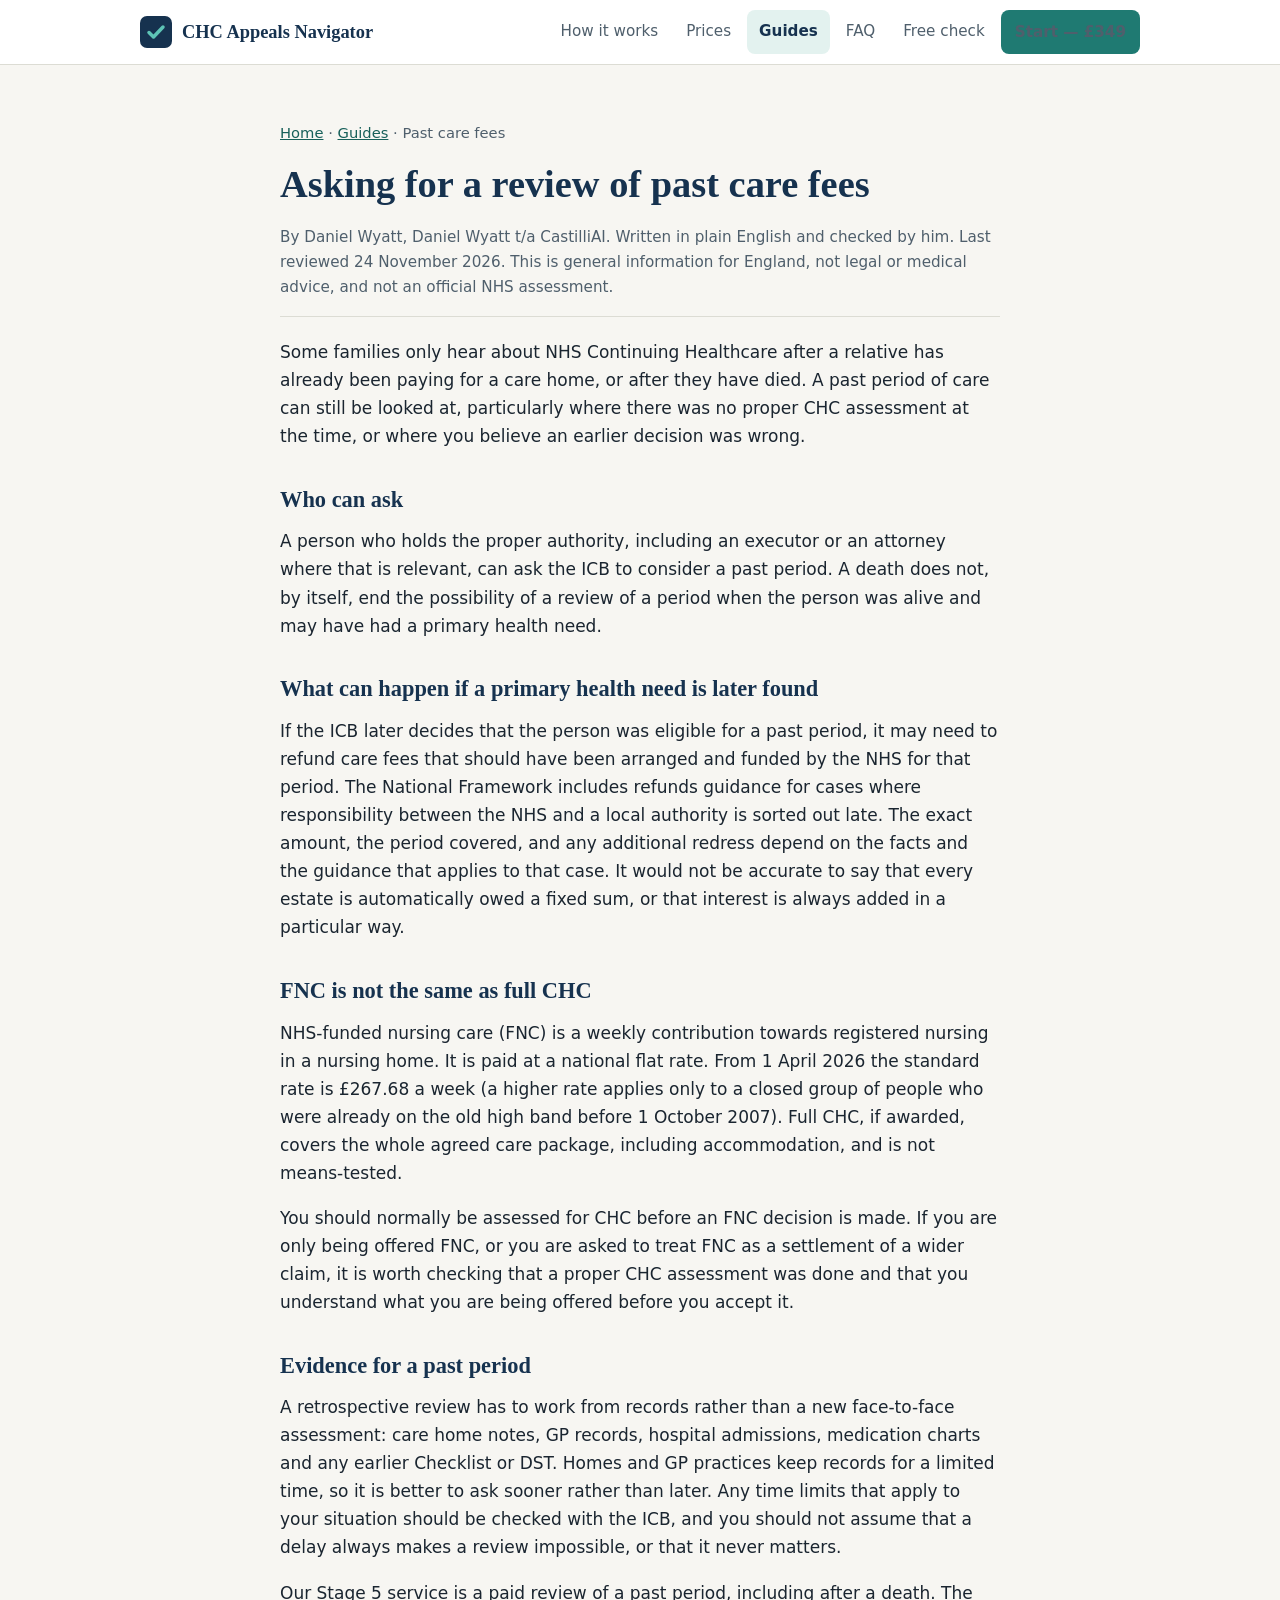
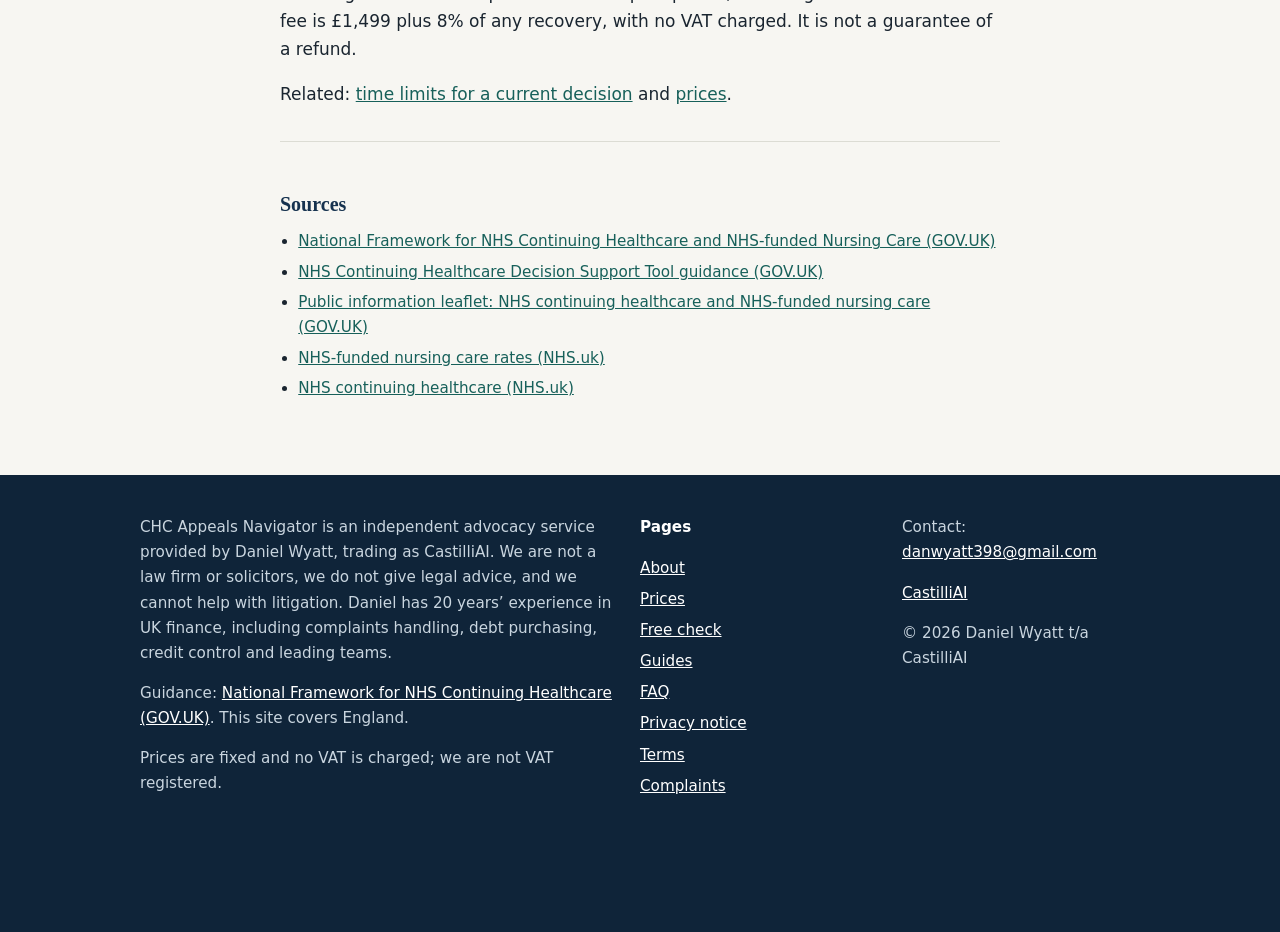
<file: guides/retrospective-claims/index.html>
<!doctype html>
<html lang="en-GB">
<head>
<meta charset="utf-8">
<meta name="viewport" content="width=device-width,initial-scale=1">
<title>Retrospective Continuing Healthcare reviews of past care fees</title>
<meta name="description" content="If a past period of care was never properly assessed for Continuing Healthcare, you can ask the ICB to look at it, including after a death.">
<link rel="canonical" href="https://chc.castilliai.com/guides/retrospective-claims/">
<link rel="icon" href="/favicon.svg" type="image/svg+xml">
<link rel="apple-touch-icon" href="/apple-touch-icon.png">
<meta name="theme-color" content="#16324f">
<meta name="author" content="Daniel Wyatt">
<meta property="og:type" content="website">
<meta property="og:site_name" content="CHC Appeals Navigator">
<meta property="og:title" content="Retrospective Continuing Healthcare reviews of past care fees">
<meta property="og:description" content="If a past period of care was never properly assessed for Continuing Healthcare, you can ask the ICB to look at it, including after a death.">
<meta property="og:url" content="https://chc.castilliai.com/guides/retrospective-claims/">
<meta property="og:image" content="https://chc.castilliai.com/og.png">
<meta property="og:image:width" content="1200">
<meta property="og:image:height" content="630">
<meta property="og:locale" content="en_GB">
<meta name="twitter:card" content="summary_large_image">
<meta name="twitter:title" content="Retrospective Continuing Healthcare reviews of past care fees">
<meta name="twitter:description" content="If a past period of care was never properly assessed for Continuing Healthcare, you can ask the ICB to look at it, including after a death.">
<meta name="twitter:image" content="https://chc.castilliai.com/og.png">
<link rel="stylesheet" href="/styles.css">
<script type="application/ld+json">{"@context": "https://schema.org", "@graph": [{"@type": "Organization", "@id": "https://chc.castilliai.com/#organization", "name": "CHC Appeals Navigator", "legalName": "Daniel Wyatt t/a CastilliAI", "url": "https://chc.castilliai.com/", "founder": {"@type": "Person", "name": "Daniel Wyatt", "jobTitle": "Founder"}, "parentOrganization": {"@type": "Organization", "name": "CastilliAI", "url": "https://www.castilliai.com/"}, "areaServed": {"@type": "Country", "name": "United Kingdom"}}, {"@type": "ProfessionalService", "@id": "https://chc.castilliai.com/#service", "name": "CHC Appeals Navigator", "url": "https://chc.castilliai.com/", "image": "https://chc.castilliai.com/og.png", "serviceType": "NHS Continuing Healthcare appeal preparation and advocacy", "provider": {"@id": "https://chc.castilliai.com/#organization"}, "areaServed": {"@type": "Country", "name": "United Kingdom"}, "description": "Independent advocacy (not a law firm) helping families prepare NHS Continuing Healthcare funding appeals. Pay per stage.", "offers": [{"@type": "Offer", "name": "Stage 0 — Free eligibility check", "price": "0", "priceCurrency": "GBP"}, {"@type": "Offer", "name": "Stage 1 — Evidence review, report and Yes/No/Maybe verdict", "price": "349", "priceCurrency": "GBP", "url": "https://buy.stripe.com/6oUeVe2Nia6Y5pDbPFa3u0b"}, {"@type": "Offer", "name": "Stage 2 — Local resolution appeal pack", "price": "799", "priceCurrency": "GBP", "url": "https://buy.stripe.com/4gM9ATgBCeMZ2H64ti0ZW02"}, {"@type": "Offer", "name": "Stage 3 — Independent review panel submission and hearing preparation", "price": "1499", "priceCurrency": "GBP"}, {"@type": "Offer", "name": "Stage 4 — Ombudsman complaint (optional add-on)", "price": "399", "priceCurrency": "GBP"}, {"@type": "Offer", "name": "Stage 5 — Retrospective review of past care fees (plus 8% of recovery)", "price": "1499", "priceCurrency": "GBP"}]}, {"@type": "WebSite", "@id": "https://chc.castilliai.com/#website", "url": "https://chc.castilliai.com/", "name": "CHC Appeals Navigator", "publisher": {"@id": "https://chc.castilliai.com/#organization"}, "inLanguage": "en-GB"}, {"@type": "Article", "headline": "Retrospective Continuing Healthcare reviews of past care fees", "description": "If a past period of care was never properly assessed for Continuing Healthcare, you can ask the ICB to look at it, including after a death.", "dateModified": "2026-11-24", "author": {"@type": "Person", "name": "Daniel Wyatt"}, "publisher": {"@id": "https://chc.castilliai.com/#organization"}, "mainEntityOfPage": "https://chc.castilliai.com/guides/retrospective-claims/", "inLanguage": "en-GB"}]}</script>

</head>
<body>
<a class="skip" href="#main">Skip to content</a>
<header class="top"><div class="wrap"><a class="brand" href="/"><img src="/favicon.svg" alt="" width="32" height="32">CHC Appeals Navigator</a>
  <nav class="main" aria-label="Main"><a href="/how-it-works/">How it works</a>
   <a href="/pricing/">Prices</a>
   <a href="/guides/" aria-current="page">Guides</a>
   <a href="/faq/">FAQ</a>
   <a href="/eligibility/">Free check</a>
   <a class="btn btn-primary btn-sm" href="https://buy.stripe.com/6oUeVe2Nia6Y5pDbPFa3u0b">Start — £349</a>
  </nav>
  <details class="menu">
   <summary><span class="sr">Open</span></summary>
   <nav aria-label="Mobile"><a href="/how-it-works/">How it works</a>
    <a href="/pricing/">Prices</a>
    <a href="/guides/" aria-current="page">Guides</a>
    <a href="/faq/">FAQ</a>
    <a href="/eligibility/">Free check</a>
    <a href="/about/">About</a>
    <a href="https://buy.stripe.com/6oUeVe2Nia6Y5pDbPFa3u0b">Start — £349</a></nav>
  </details>
</div></header>
<main id="main">
<section class="legal">
 <div class="wrap prose">
  <p class="crumb"><a href="/">Home</a> · <a href="/guides/">Guides</a> · Past care fees</p>
  <h1>Asking for a review of past care fees</h1>
  <p class="byline">By Daniel Wyatt, Daniel Wyatt t/a CastilliAI. Written in plain English and checked by him. Last reviewed 24 November 2026. This is general information for England, not legal or medical advice, and not an official NHS assessment.</p>
  <p>Some families only hear about NHS Continuing Healthcare after a relative has already been paying for a care home, or after they have died. A past period of care can still be looked at, particularly where there was no proper CHC assessment at the time, or where you believe an earlier decision was wrong.</p>
  <h2>Who can ask</h2>
  <p>A person who holds the proper authority, including an executor or an attorney where that is relevant, can ask the ICB to consider a past period. A death does not, by itself, end the possibility of a review of a period when the person was alive and may have had a primary health need.</p>
  <h2>What can happen if a primary health need is later found</h2>
  <p>If the ICB later decides that the person was eligible for a past period, it may need to refund care fees that should have been arranged and funded by the NHS for that period. The National Framework includes refunds guidance for cases where responsibility between the NHS and a local authority is sorted out late. The exact amount, the period covered, and any additional redress depend on the facts and the guidance that applies to that case. It would not be accurate to say that every estate is automatically owed a fixed sum, or that interest is always added in a particular way.</p>
  <h2>FNC is not the same as full CHC</h2>
  <p>NHS-funded nursing care (FNC) is a weekly contribution towards registered nursing in a nursing home. It is paid at a national flat rate. From 1 April 2026 the standard rate is £267.68 a week (a higher rate applies only to a closed group of people who were already on the old high band before 1 October 2007). Full CHC, if awarded, covers the whole agreed care package, including accommodation, and is not means-tested.</p>
  <p>You should normally be assessed for CHC before an FNC decision is made. If you are only being offered FNC, or you are asked to treat FNC as a settlement of a wider claim, it is worth checking that a proper CHC assessment was done and that you understand what you are being offered before you accept it.</p>
  <h2>Evidence for a past period</h2>
  <p>A retrospective review has to work from records rather than a new face-to-face assessment: care home notes, GP records, hospital admissions, medication charts and any earlier Checklist or DST. Homes and GP practices keep records for a limited time, so it is better to ask sooner rather than later. Any time limits that apply to your situation should be checked with the ICB, and you should not assume that a delay always makes a review impossible, or that it never matters.</p>
  <p>Our Stage 5 service is a paid review of a past period, including after a death. The fee is £1,499 plus 8% of any recovery, with no VAT charged. It is not a guarantee of a refund.</p>
  <p>Related: <a href="/guides/appeal-deadlines/">time limits for a current decision</a> and <a href="/pricing/">prices</a>.</p>
  <div class="sources"><h2>Sources</h2><ul>
  <li><a href="https://www.gov.uk/government/publications/national-framework-for-nhs-continuing-healthcare-and-nhs-funded-nursing-care">National Framework for NHS Continuing Healthcare and NHS-funded Nursing Care (GOV.UK)</a></li>
  <li><a href="https://www.gov.uk/government/publications/nhs-continuing-healthcare-decision-support-tool/nhs-continuing-healthcare-decision-support-tool-guidance">NHS Continuing Healthcare Decision Support Tool guidance (GOV.UK)</a></li>
  <li><a href="https://www.gov.uk/government/publications/nhs-continuing-healthcare-and-nhs-funded-nursing-care-public-information-leaflet/public-information-leaflet-nhs-continuing-healthcare-and-nhs-funded-nursing-care--2">Public information leaflet: NHS continuing healthcare and NHS-funded nursing care (GOV.UK)</a></li>
  <li><a href="https://www.nhs.uk/social-care-and-support/money-work-and-benefits/nhs-funded-nursing-care/">NHS-funded nursing care rates (NHS.uk)</a></li>
  <li><a href="https://www.nhs.uk/social-care-and-support/money-work-and-benefits/nhs-continuing-healthcare/">NHS continuing healthcare (NHS.uk)</a></li>
 </ul></div>
 </div>
</section>
</main>
<footer>
 <div class="wrap cols">
  <div>
   <p>CHC Appeals Navigator is an independent advocacy service provided by Daniel Wyatt, trading as CastilliAI. We are not a law firm or solicitors, we do not give legal advice, and we cannot help with litigation. Daniel has 20 years’ experience in UK finance, including complaints handling, debt purchasing, credit control and leading teams.</p>
   <p>Guidance: <a href="https://www.gov.uk/government/publications/national-framework-for-nhs-continuing-healthcare-and-nhs-funded-nursing-care">National Framework for NHS Continuing Healthcare (GOV.UK)</a>. This site covers England.</p>
   <p>Prices are fixed and no VAT is charged; we are not VAT registered.</p>
  </div>
  <div>
   <p><strong style="color:#fff">Pages</strong></p>
   <ul>
    <li><a href="/about/">About</a></li>
    <li><a href="/pricing/">Prices</a></li>
    <li><a href="/eligibility/">Free check</a></li>
    <li><a href="/guides/">Guides</a></li>
    <li><a href="/faq/">FAQ</a></li>
    <li><a href="/privacy/">Privacy notice</a></li>
    <li><a href="/terms/">Terms</a></li>
    <li><a href="/complaints/">Complaints</a></li>
   </ul>
  </div>
  <div>
   <p>Contact: <a href="mailto:danwyatt398@gmail.com">danwyatt398@gmail.com</a></p>
   <p><a href="https://www.castilliai.com/">CastilliAI</a></p>
   <p>© 2026 Daniel Wyatt t/a CastilliAI</p>
  </div>
 </div>
</footer>
<div class="sticky" role="region" aria-label="Quick actions">
 <a class="btn btn-primary" href="https://buy.stripe.com/6oUeVe2Nia6Y5pDbPFa3u0b">Start — £349</a>
 <a class="btn btn-secondary" href="/eligibility/">Free check</a>
</div>
</body>
</html>
</file>
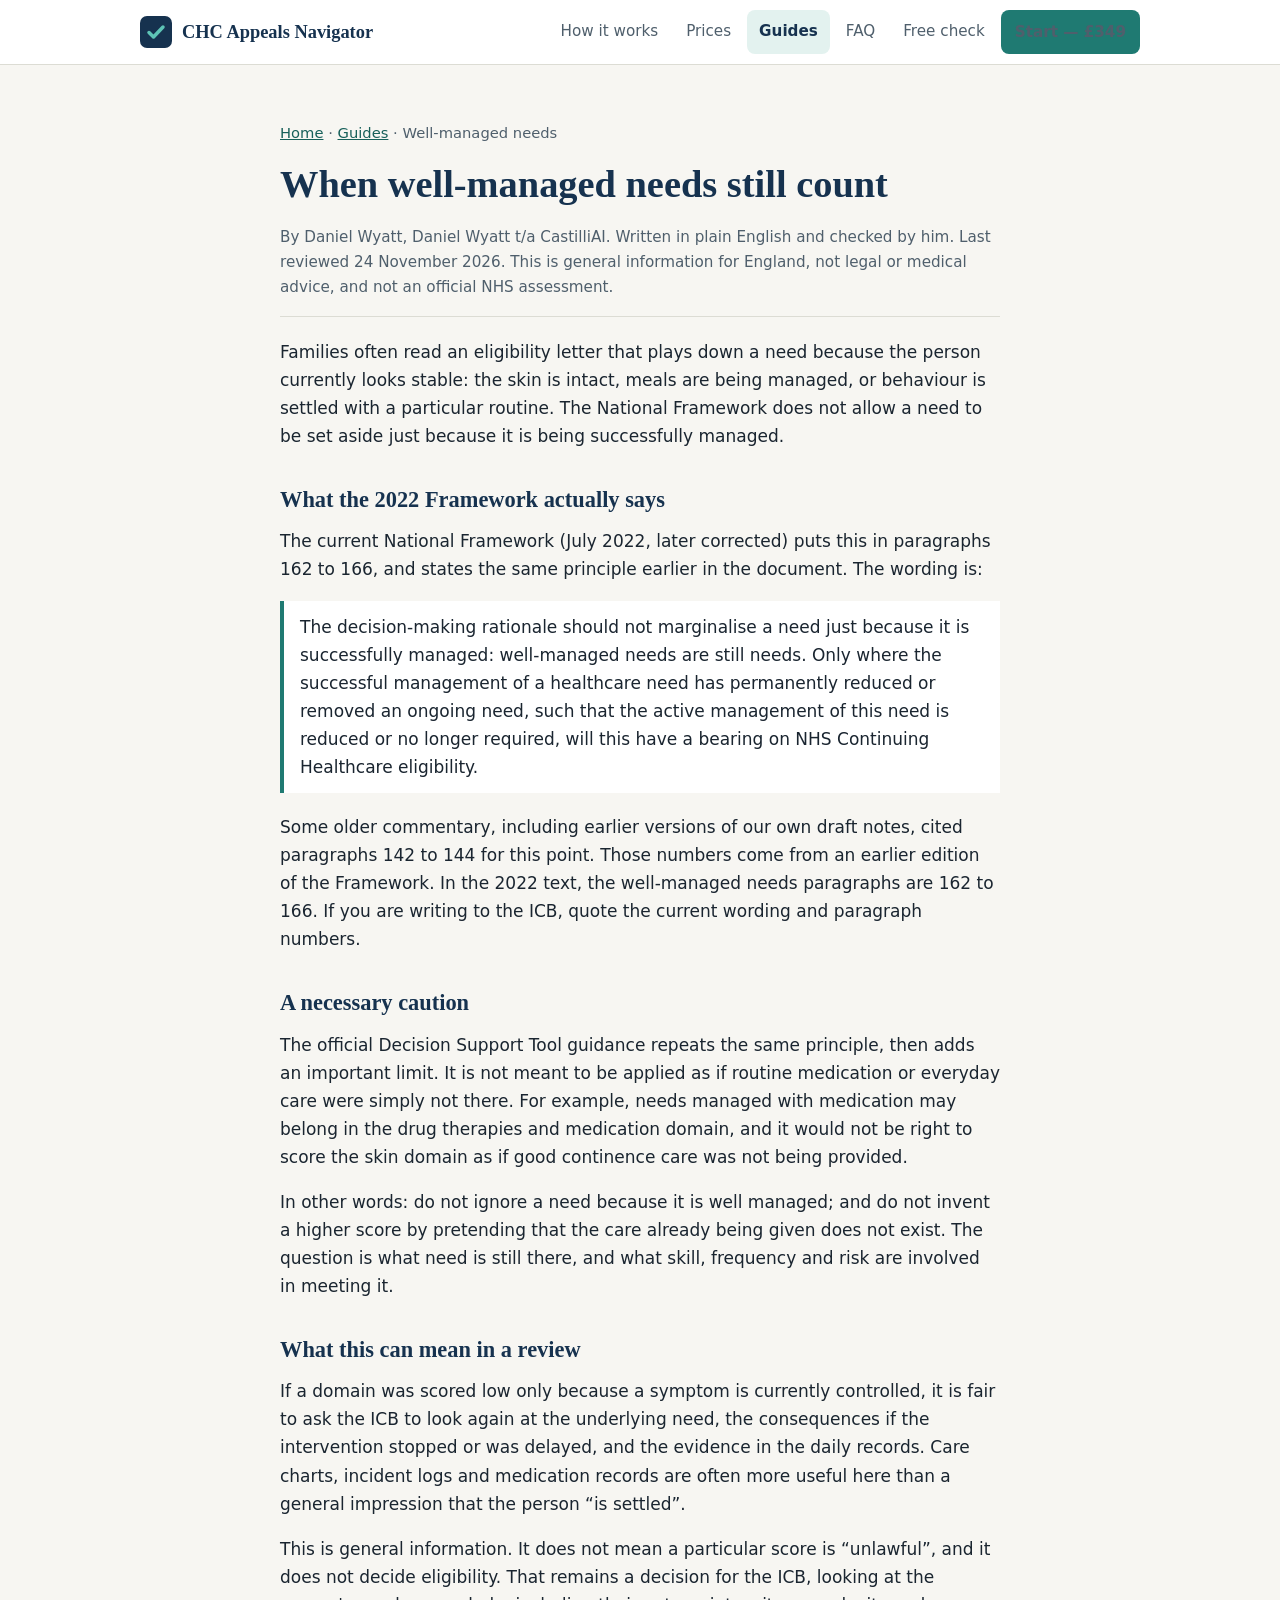
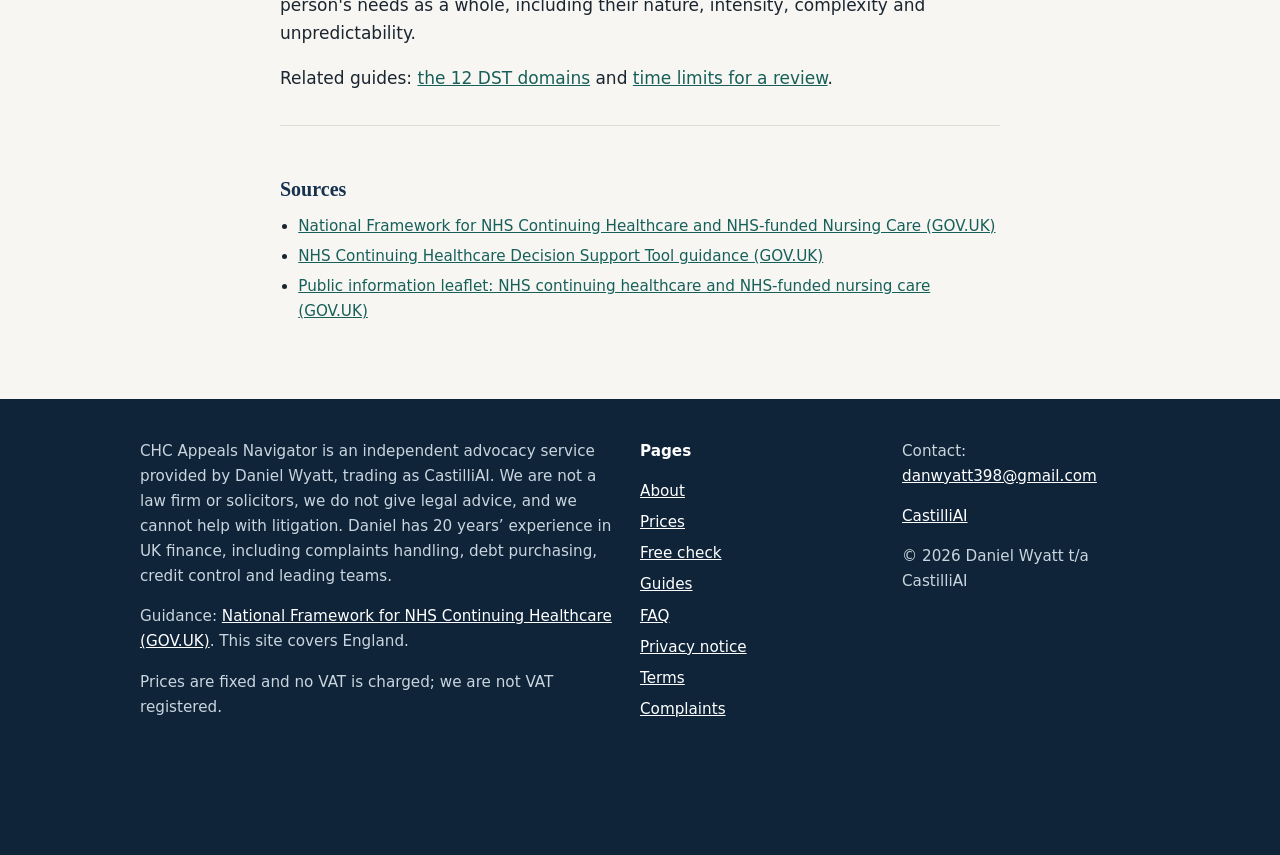
<file: guides/well-managed-needs/index.html>
<!doctype html>
<html lang="en-GB">
<head>
<meta charset="utf-8">
<meta name="viewport" content="width=device-width,initial-scale=1">
<title>When well-managed needs still count in a CHC assessment</title>
<meta name="description" content="What the 2022 National Framework says about well-managed needs, including paragraphs 162 to 166, and how that can affect a DST score.">
<link rel="canonical" href="https://chc.castilliai.com/guides/well-managed-needs/">
<link rel="icon" href="/favicon.svg" type="image/svg+xml">
<link rel="apple-touch-icon" href="/apple-touch-icon.png">
<meta name="theme-color" content="#16324f">
<meta name="author" content="Daniel Wyatt">
<meta property="og:type" content="website">
<meta property="og:site_name" content="CHC Appeals Navigator">
<meta property="og:title" content="When well-managed needs still count in a CHC assessment">
<meta property="og:description" content="What the 2022 National Framework says about well-managed needs, including paragraphs 162 to 166, and how that can affect a DST score.">
<meta property="og:url" content="https://chc.castilliai.com/guides/well-managed-needs/">
<meta property="og:image" content="https://chc.castilliai.com/og.png">
<meta property="og:image:width" content="1200">
<meta property="og:image:height" content="630">
<meta property="og:locale" content="en_GB">
<meta name="twitter:card" content="summary_large_image">
<meta name="twitter:title" content="When well-managed needs still count in a CHC assessment">
<meta name="twitter:description" content="What the 2022 National Framework says about well-managed needs, including paragraphs 162 to 166, and how that can affect a DST score.">
<meta name="twitter:image" content="https://chc.castilliai.com/og.png">
<link rel="stylesheet" href="/styles.css">
<script type="application/ld+json">{"@context": "https://schema.org", "@graph": [{"@type": "Organization", "@id": "https://chc.castilliai.com/#organization", "name": "CHC Appeals Navigator", "legalName": "Daniel Wyatt t/a CastilliAI", "url": "https://chc.castilliai.com/", "founder": {"@type": "Person", "name": "Daniel Wyatt", "jobTitle": "Founder"}, "parentOrganization": {"@type": "Organization", "name": "CastilliAI", "url": "https://www.castilliai.com/"}, "areaServed": {"@type": "Country", "name": "United Kingdom"}}, {"@type": "ProfessionalService", "@id": "https://chc.castilliai.com/#service", "name": "CHC Appeals Navigator", "url": "https://chc.castilliai.com/", "image": "https://chc.castilliai.com/og.png", "serviceType": "NHS Continuing Healthcare appeal preparation and advocacy", "provider": {"@id": "https://chc.castilliai.com/#organization"}, "areaServed": {"@type": "Country", "name": "United Kingdom"}, "description": "Independent advocacy (not a law firm) helping families prepare NHS Continuing Healthcare funding appeals. Pay per stage.", "offers": [{"@type": "Offer", "name": "Stage 0 — Free eligibility check", "price": "0", "priceCurrency": "GBP"}, {"@type": "Offer", "name": "Stage 1 — Evidence review, report and Yes/No/Maybe verdict", "price": "349", "priceCurrency": "GBP", "url": "https://buy.stripe.com/6oUeVe2Nia6Y5pDbPFa3u0b"}, {"@type": "Offer", "name": "Stage 2 — Local resolution appeal pack", "price": "799", "priceCurrency": "GBP", "url": "https://buy.stripe.com/4gM9ATgBCeMZ2H64ti0ZW02"}, {"@type": "Offer", "name": "Stage 3 — Independent review panel submission and hearing preparation", "price": "1499", "priceCurrency": "GBP"}, {"@type": "Offer", "name": "Stage 4 — Ombudsman complaint (optional add-on)", "price": "399", "priceCurrency": "GBP"}, {"@type": "Offer", "name": "Stage 5 — Retrospective review of past care fees (plus 8% of recovery)", "price": "1499", "priceCurrency": "GBP"}]}, {"@type": "WebSite", "@id": "https://chc.castilliai.com/#website", "url": "https://chc.castilliai.com/", "name": "CHC Appeals Navigator", "publisher": {"@id": "https://chc.castilliai.com/#organization"}, "inLanguage": "en-GB"}, {"@type": "Article", "headline": "When well-managed needs still count in a CHC assessment", "description": "What the 2022 National Framework says about well-managed needs, including paragraphs 162 to 166, and how that can affect a DST score.", "dateModified": "2026-11-24", "author": {"@type": "Person", "name": "Daniel Wyatt"}, "publisher": {"@id": "https://chc.castilliai.com/#organization"}, "mainEntityOfPage": "https://chc.castilliai.com/guides/well-managed-needs/", "inLanguage": "en-GB"}]}</script>

</head>
<body>
<a class="skip" href="#main">Skip to content</a>
<header class="top"><div class="wrap"><a class="brand" href="/"><img src="/favicon.svg" alt="" width="32" height="32">CHC Appeals Navigator</a>
  <nav class="main" aria-label="Main"><a href="/how-it-works/">How it works</a>
   <a href="/pricing/">Prices</a>
   <a href="/guides/" aria-current="page">Guides</a>
   <a href="/faq/">FAQ</a>
   <a href="/eligibility/">Free check</a>
   <a class="btn btn-primary btn-sm" href="https://buy.stripe.com/6oUeVe2Nia6Y5pDbPFa3u0b">Start — £349</a>
  </nav>
  <details class="menu">
   <summary><span class="sr">Open</span></summary>
   <nav aria-label="Mobile"><a href="/how-it-works/">How it works</a>
    <a href="/pricing/">Prices</a>
    <a href="/guides/" aria-current="page">Guides</a>
    <a href="/faq/">FAQ</a>
    <a href="/eligibility/">Free check</a>
    <a href="/about/">About</a>
    <a href="https://buy.stripe.com/6oUeVe2Nia6Y5pDbPFa3u0b">Start — £349</a></nav>
  </details>
</div></header>
<main id="main">
<section class="legal">
 <div class="wrap prose">
  <p class="crumb"><a href="/">Home</a> · <a href="/guides/">Guides</a> · Well-managed needs</p>
  <h1>When well-managed needs still count</h1>
  <p class="byline">By Daniel Wyatt, Daniel Wyatt t/a CastilliAI. Written in plain English and checked by him. Last reviewed 24 November 2026. This is general information for England, not legal or medical advice, and not an official NHS assessment.</p>
  <p>Families often read an eligibility letter that plays down a need because the person currently looks stable: the skin is intact, meals are being managed, or behaviour is settled with a particular routine. The National Framework does not allow a need to be set aside just because it is being successfully managed.</p>
  <h2>What the 2022 Framework actually says</h2>
  <p>The current National Framework (July 2022, later corrected) puts this in paragraphs 162 to 166, and states the same principle earlier in the document. The wording is:</p>
  <blockquote>The decision-making rationale should not marginalise a need just because it is successfully managed: well-managed needs are still needs. Only where the successful management of a healthcare need has permanently reduced or removed an ongoing need, such that the active management of this need is reduced or no longer required, will this have a bearing on NHS Continuing Healthcare eligibility.</blockquote>
  <p>Some older commentary, including earlier versions of our own draft notes, cited paragraphs 142 to 144 for this point. Those numbers come from an earlier edition of the Framework. In the 2022 text, the well-managed needs paragraphs are 162 to 166. If you are writing to the ICB, quote the current wording and paragraph numbers.</p>
  <h2>A necessary caution</h2>
  <p>The official Decision Support Tool guidance repeats the same principle, then adds an important limit. It is not meant to be applied as if routine medication or everyday care were simply not there. For example, needs managed with medication may belong in the drug therapies and medication domain, and it would not be right to score the skin domain as if good continence care was not being provided.</p>
  <p>In other words: do not ignore a need because it is well managed; and do not invent a higher score by pretending that the care already being given does not exist. The question is what need is still there, and what skill, frequency and risk are involved in meeting it.</p>
  <h2>What this can mean in a review</h2>
  <p>If a domain was scored low only because a symptom is currently controlled, it is fair to ask the ICB to look again at the underlying need, the consequences if the intervention stopped or was delayed, and the evidence in the daily records. Care charts, incident logs and medication records are often more useful here than a general impression that the person “is settled”.</p>
  <p>This is general information. It does not mean a particular score is “unlawful”, and it does not decide eligibility. That remains a decision for the ICB, looking at the person's needs as a whole, including their nature, intensity, complexity and unpredictability.</p>
  <p>Related guides: <a href="/guides/dst-domains/">the 12 DST domains</a> and <a href="/guides/appeal-deadlines/">time limits for a review</a>.</p>
  <div class="sources"><h2>Sources</h2><ul>
  <li><a href="https://www.gov.uk/government/publications/national-framework-for-nhs-continuing-healthcare-and-nhs-funded-nursing-care">National Framework for NHS Continuing Healthcare and NHS-funded Nursing Care (GOV.UK)</a></li>
  <li><a href="https://www.gov.uk/government/publications/nhs-continuing-healthcare-decision-support-tool/nhs-continuing-healthcare-decision-support-tool-guidance">NHS Continuing Healthcare Decision Support Tool guidance (GOV.UK)</a></li>
  <li><a href="https://www.gov.uk/government/publications/nhs-continuing-healthcare-and-nhs-funded-nursing-care-public-information-leaflet/public-information-leaflet-nhs-continuing-healthcare-and-nhs-funded-nursing-care--2">Public information leaflet: NHS continuing healthcare and NHS-funded nursing care (GOV.UK)</a></li>
 </ul></div>
 </div>
</section>
</main>
<footer>
 <div class="wrap cols">
  <div>
   <p>CHC Appeals Navigator is an independent advocacy service provided by Daniel Wyatt, trading as CastilliAI. We are not a law firm or solicitors, we do not give legal advice, and we cannot help with litigation. Daniel has 20 years’ experience in UK finance, including complaints handling, debt purchasing, credit control and leading teams.</p>
   <p>Guidance: <a href="https://www.gov.uk/government/publications/national-framework-for-nhs-continuing-healthcare-and-nhs-funded-nursing-care">National Framework for NHS Continuing Healthcare (GOV.UK)</a>. This site covers England.</p>
   <p>Prices are fixed and no VAT is charged; we are not VAT registered.</p>
  </div>
  <div>
   <p><strong style="color:#fff">Pages</strong></p>
   <ul>
    <li><a href="/about/">About</a></li>
    <li><a href="/pricing/">Prices</a></li>
    <li><a href="/eligibility/">Free check</a></li>
    <li><a href="/guides/">Guides</a></li>
    <li><a href="/faq/">FAQ</a></li>
    <li><a href="/privacy/">Privacy notice</a></li>
    <li><a href="/terms/">Terms</a></li>
    <li><a href="/complaints/">Complaints</a></li>
   </ul>
  </div>
  <div>
   <p>Contact: <a href="mailto:danwyatt398@gmail.com">danwyatt398@gmail.com</a></p>
   <p><a href="https://www.castilliai.com/">CastilliAI</a></p>
   <p>© 2026 Daniel Wyatt t/a CastilliAI</p>
  </div>
 </div>
</footer>
<div class="sticky" role="region" aria-label="Quick actions">
 <a class="btn btn-primary" href="https://buy.stripe.com/6oUeVe2Nia6Y5pDbPFa3u0b">Start — £349</a>
 <a class="btn btn-secondary" href="/eligibility/">Free check</a>
</div>
</body>
</html>
</file>
<file: styles.css>
:root{--navy:#16324f;--navy-d:#0f2439;--teal:#1f7a72;--teal-d:#17605a;--teal-l:#e3f2ef;--ink:#1a2530;--muted:#4f5f6c;--paper:#f7f6f2;--card:#fff;--line:#dcdcd4;--focus:#f2b134}
*{box-sizing:border-box}
html{scroll-behavior:smooth}
body{margin:0;font-family:system-ui,-apple-system,"Segoe UI",Roboto,Helvetica,Arial,sans-serif;font-size:1.0625rem;line-height:1.65;color:var(--ink);background:var(--paper)}
h1,h2,h3{font-family:Georgia,"Iowan Old Style","Palatino Linotype",Palatino,serif;color:var(--navy);line-height:1.25;font-weight:700}
h1{font-size:clamp(2rem,4.6vw,3rem);margin:.2em 0 .45em}
h2{font-size:clamp(1.6rem,3.2vw,2.1rem);margin:0 0 .6em}
h3{font-size:1.2rem;margin:0 0 .4em}
p{margin:0 0 1em}
a{color:var(--teal-d)}
a:focus-visible,button:focus-visible,summary:focus-visible{outline:3px solid var(--focus);outline-offset:2px;border-radius:4px}
.wrap{max-width:1040px;margin:0 auto;padding:0 20px}
.skip{position:absolute;left:-999px;top:0;background:#fff;padding:8px 12px;z-index:100}
.skip:focus{left:8px;top:8px}
header.top{background:#fff;border-bottom:1px solid var(--line)}
header.top .wrap{display:flex;align-items:center;justify-content:space-between;gap:16px;min-height:64px;flex-wrap:wrap}
.brand{display:flex;align-items:center;gap:10px;text-decoration:none;color:var(--navy);font-weight:700;font-family:Georgia,serif;font-size:1.15rem}
.brand img{width:32px;height:32px}
nav.main{display:flex;gap:4px;flex-wrap:wrap}
nav.main a{display:inline-flex;align-items:center;min-height:44px;padding:0 12px;text-decoration:none;color:var(--muted);font-size:.95rem;border-radius:8px}
nav.main a:hover{color:var(--navy);background:var(--paper)}
.btn{display:inline-flex;align-items:center;justify-content:center;gap:8px;min-height:52px;padding:12px 24px;border-radius:10px;font-weight:700;font-size:1.05rem;text-decoration:none;border:2px solid transparent;text-align:center;line-height:1.2}
.btn-primary{background:var(--teal);color:#fff}
.btn-primary:hover{background:var(--teal-d)}
.btn-secondary{background:#fff;color:var(--navy);border-color:var(--navy)}
.btn-secondary:hover{background:var(--teal-l)}
.btn-sm{min-height:46px;padding:10px 16px;font-size:.98rem}
.hero{background:linear-gradient(180deg,#fff 0%,var(--paper) 100%);padding:56px 0 48px}
.eyebrow{display:inline-block;font-size:.85rem;font-weight:700;letter-spacing:.06em;text-transform:uppercase;color:var(--teal-d);background:var(--teal-l);padding:4px 10px;border-radius:999px}
.lead{font-size:1.2rem;color:var(--muted);max-width:44rem}
.cta-row{display:flex;flex-wrap:wrap;gap:12px;margin:24px 0 14px}
.trust{display:flex;flex-wrap:wrap;gap:8px 20px;padding:0;margin:18px 0 0;list-style:none;color:var(--muted);font-size:.95rem}
.trust li::before{content:"✓ ";color:var(--teal);font-weight:700}
.small{font-size:.92rem;color:var(--muted)}
section{padding:56px 0}
section.alt{background:#fff;border-top:1px solid var(--line);border-bottom:1px solid var(--line)}
.grid2{display:grid;grid-template-columns:1fr 1fr;gap:24px}
.grid4{display:grid;grid-template-columns:repeat(4,1fr);gap:18px}
.card{background:var(--card);border:1px solid var(--line);border-radius:14px;padding:22px}
section.alt .card{background:var(--paper)}
.card.yes{border-top:5px solid var(--teal)}
.card.no{border-top:5px solid #9aa7b1}
ul.ticks,ul.crosses{padding:0;margin:0;list-style:none}
ul.ticks li,ul.crosses li{padding-left:28px;position:relative;margin:.5em 0}
ul.ticks li::before{content:"✓";position:absolute;left:0;color:var(--teal);font-weight:800}
ul.crosses li::before{content:"–";position:absolute;left:4px;color:#6b7a86;font-weight:800}
.step-n{display:inline-flex;width:38px;height:38px;border-radius:50%;background:var(--navy);color:#fff;align-items:center;justify-content:center;font-weight:700;margin-bottom:10px}
.split{display:grid;grid-template-columns:1.25fr 1fr;gap:32px;align-items:start}
.price-box{background:var(--navy);color:#fff;border-radius:16px;padding:28px}
.price-box h3{color:#fff}
.price-box .amt{font-family:Georgia,serif;font-size:2.6rem;font-weight:700;margin:.1em 0}
.price-box .btn-primary{background:#5ec4b6;color:var(--navy-d);width:100%}
.price-box .btn-primary:hover{background:#7fd3c8}
.price-box p{color:#d6e2ec}
.example{border-left:5px solid var(--teal);background:#fff;padding:18px 20px;border-radius:0 12px 12px 0;margin-top:22px}
.example .label{font-size:.85rem;font-weight:700;color:var(--muted);text-transform:uppercase;letter-spacing:.04em}
.prices{width:100%;border-collapse:separate;border-spacing:0;background:#fff;border:1px solid var(--line);border-radius:14px;overflow:hidden}
.prices th,.prices td{padding:16px;text-align:left;vertical-align:middle;border-bottom:1px solid var(--line)}
.prices tr:last-child td{border-bottom:0}
.prices thead th{background:var(--navy);color:#fff;font-size:.95rem}
.prices .stage{font-weight:700;color:var(--navy);white-space:nowrap}
.prices .amt{font-family:Georgia,serif;font-weight:700;font-size:1.25rem;color:var(--navy);white-space:nowrap}
.prices tr.featured td{background:var(--teal-l)}
.prices .sub{display:block;font-size:.9rem;color:var(--muted)}
.prices td:last-child{text-align:right}
.note{background:#fff;border:1px solid var(--line);border-radius:12px;padding:16px 18px;margin-top:18px}
details{background:#fff;border:1px solid var(--line);border-radius:12px;margin:10px 0}
summary{cursor:pointer;padding:18px 20px;font-weight:700;color:var(--navy);list-style:none;min-height:44px}
summary::-webkit-details-marker{display:none}
summary::after{content:"+";float:right;font-size:1.4rem;line-height:1;color:var(--teal)}
details[open] summary::after{content:"–"}
details .ans{padding:0 20px 16px}
.final{text-align:center}
.final .cta-row{justify-content:center}
footer{background:var(--navy-d);color:#c9d5df;padding:40px 0 110px;font-size:.95rem}
footer a{color:#fff}
footer .cols{display:grid;grid-template-columns:2fr 1fr;gap:24px}
.sticky{position:fixed;left:0;right:0;bottom:0;z-index:50;background:#fff;border-top:1px solid var(--line);box-shadow:0 -4px 16px rgba(0,0,0,.08);padding:10px 14px calc(10px + env(safe-area-inset-bottom));display:none;gap:10px}
.sticky .btn{flex:1;min-height:48px;padding:10px;font-size:1rem}
.sticky .btn-secondary{flex:0 0 auto}
@media (max-width:860px){
 .grid4{grid-template-columns:1fr 1fr}
 .split,.grid2,footer .cols{grid-template-columns:1fr}
 nav.main{display:none}
 .sticky{display:flex}
 .prices thead{display:none}
 .prices,.prices tbody,.prices tr,.prices td{display:block;width:100%}
 .prices tr{border-bottom:1px solid var(--line);padding:6px 0}
 .prices td{border:0;padding:6px 16px}
 .prices td:last-child{text-align:left;padding-bottom:14px}
 .prices .btn{width:100%}
}
@media (max-width:520px){.grid4{grid-template-columns:1fr}.hero{padding:36px 0}.cta-row .btn{width:100%}section{padding:44px 0}}
@media (prefers-reduced-motion:reduce){html{scroll-behavior:auto}}
.legal h2{font-size:1.4rem;margin-top:1.6em}
.sr{position:absolute;width:1px;height:1px;overflow:hidden;clip:rect(0 0 0 0);white-space:nowrap}

/* Additional layout for the expanded site */
nav.main a[aria-current="page"]{color:var(--navy);background:var(--teal-l);font-weight:600}
.menu{display:none;width:100%}
.menu > summary{list-style:none;cursor:pointer;min-height:44px;display:flex;align-items:center;padding:0 12px;border:1px solid var(--line);border-radius:8px;font-weight:700;color:var(--navy);background:#fff}
.menu > summary::-webkit-details-marker{display:none}
.menu > summary::after{content:"Menu";float:none}
.menu[open] > summary{border-bottom-left-radius:0;border-bottom-right-radius:0}
.menu nav{display:flex;flex-direction:column;background:#fff;border:1px solid var(--line);border-top:0;border-radius:0 0 8px 8px}
.menu nav a{min-height:44px;padding:10px 14px;text-decoration:none;color:var(--navy);border-top:1px solid var(--line)}
.crumb{font-size:.92rem;color:var(--muted);margin:0 0 1em}
.crumb a{color:var(--teal-d)}
.byline{font-size:.95rem;color:var(--muted);margin:0 0 1.4em;padding-bottom:1em;border-bottom:1px solid var(--line)}
.prose{max-width:760px}
.prose h1{font-size:clamp(1.8rem,3.6vw,2.4rem)}
.prose ul,.prose ol{margin:0 0 1.2em;padding-left:1.2em}
.prose li{margin:.35em 0}
.prose blockquote{margin:0 0 1.2em;padding:12px 16px;border-left:4px solid var(--teal);background:#fff;color:var(--ink)}
.sources{margin-top:2.2em;padding-top:1.2em;border-top:1px solid var(--line);font-size:.95rem}
.sources h2{font-size:1.25rem}
.sources ul{padding-left:1.2em}
.guide-list{display:grid;gap:16px}
.guide-list a.card{text-decoration:none;color:inherit;display:block}
.guide-list a.card:hover{border-color:var(--teal)}
.guide-list h2{font-size:1.25rem;margin:0 0 .35em}
.prices-grid{display:grid;grid-template-columns:repeat(3,1fr);gap:16px;margin:24px 0}
.price-card{background:#fff;border:1px solid var(--line);border-radius:14px;padding:22px;display:flex;flex-direction:column;gap:8px}
.price-card.featured{border:2px solid var(--teal);background:var(--teal-l)}
.price-card .amt{font-family:Georgia,serif;font-size:2rem;font-weight:700;color:var(--navy);margin:0}
.price-card .period{color:var(--muted);font-size:.95rem;margin:0 0 8px}
.price-card .btn{margin-top:auto}
.quiz{max-width:760px}
.quiz-progress{height:8px;background:var(--line);border-radius:999px;overflow:hidden;margin:0 0 16px}
.quiz-progress span{display:block;height:100%;background:var(--teal);width:0}
.quiz-q{background:#fff;border:1px solid var(--line);border-radius:14px;padding:22px}
.quiz-options{display:flex;flex-direction:column;gap:10px;margin:16px 0 0;padding:0;list-style:none}
.quiz-options label{display:flex;gap:12px;align-items:flex-start;border:1px solid var(--line);border-radius:10px;padding:12px 14px;min-height:52px;cursor:pointer;background:#fff}
.quiz-options label:hover{border-color:var(--teal)}
.quiz-options input{margin-top:.35em;accent-color:var(--teal);width:1.1rem;height:1.1rem;flex-shrink:0}
.quiz-options label:has(input:focus-visible){outline:3px solid var(--focus);outline-offset:2px}
.quiz-options label:has(input:checked){border-color:var(--teal);background:var(--teal-l)}
.quiz-nav{display:flex;flex-wrap:wrap;gap:10px;margin:18px 0 0}
.quiz-result{background:#fff;border:1px solid var(--line);border-radius:14px;padding:24px}
.quiz-result .tier{display:inline-block;font-weight:700;padding:4px 10px;border-radius:999px;background:var(--teal-l);color:var(--teal-d);margin-bottom:.6em}
.quiz-result.tier-strong .tier{background:#d8f3ee;color:#146057}
.quiz-result.tier-possible .tier{background:#fff3d4;color:#6a4b00}
.quiz-result.tier-weak .tier{background:#eceff1;color:#33404a}
.notice{background:#fff;border-left:4px solid var(--focus);padding:14px 16px;border-radius:0 10px 10px 0;margin:0 0 1.2em}
footer{padding-bottom:120px}
footer .cols{grid-template-columns:2fr 1fr 1fr;gap:24px}
footer ul{list-style:none;margin:0;padding:0}
footer li{margin:.4em 0}
@media (max-width:860px){
 nav.main{display:none}
 .menu{display:block}
 .prices-grid{grid-template-columns:1fr}
 footer .cols{grid-template-columns:1fr}
}
@media (min-width:861px){
 .menu{display:none}
}
.compare{background:#fff;border:1px solid var(--line);border-radius:14px;padding:22px 24px;margin-top:28px;max-width:800px}
.compare h2{font-size:1.35rem}
</file>
